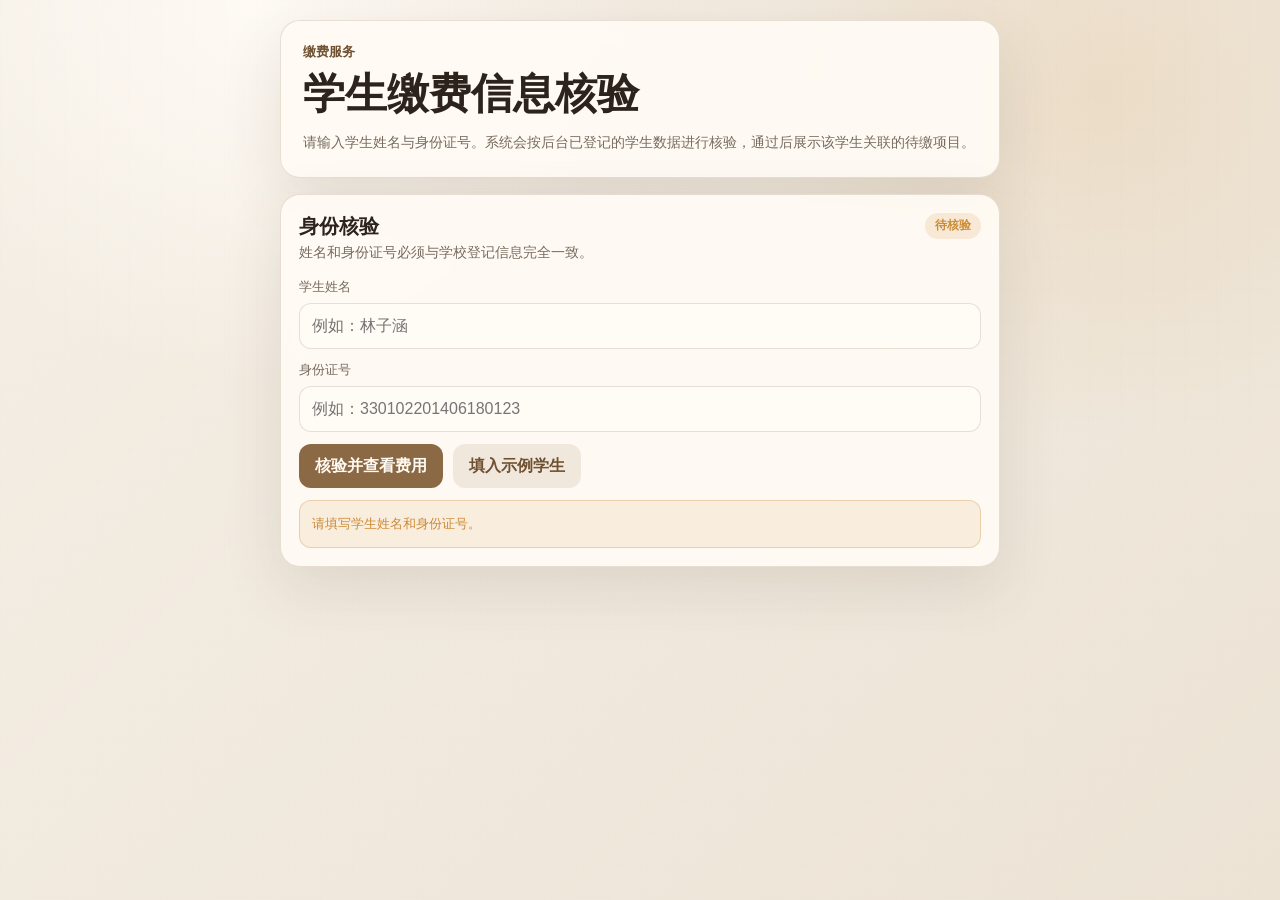
<file: index.html>
<!doctype html>
<html lang="zh-CN">
<head>
  <meta charset="utf-8">
  <meta name="viewport" content="width=device-width, initial-scale=1">
  <title>缴费页</title>
  <style>
    :root {
      --bg: #f5efe6;
      --bg-soft: #ece3d5;
      --ink: #2c241c;
      --muted: #776b5e;
      --line: rgba(124, 98, 67, 0.18);
      --panel: rgba(255, 251, 245, 0.92);
      --accent: #8b6944;
      --accent-dark: #6f5030;
      --good: #4c7b62;
      --warn: #cc8b35;
      --bad: #b85143;
      --shadow: 0 20px 60px rgba(83, 66, 46, 0.12);
      font-family: "Microsoft YaHei", "PingFang SC", "Noto Sans CJK SC", sans-serif;
    }
    * { box-sizing: border-box; }
    body {
      margin: 0;
      min-height: 100vh;
      color: var(--ink);
      background:
        radial-gradient(circle at 20% 0%, rgba(255, 251, 245, 0.95), transparent 24rem),
        radial-gradient(circle at 86% 10%, rgba(204, 139, 53, 0.13), transparent 22rem),
        linear-gradient(135deg, var(--bg), var(--bg-soft));
    }
    body::before {
      content: "";
      position: fixed;
      inset: 0;
      pointer-events: none;
      opacity: 0.28;
      background-image:
        linear-gradient(rgba(44, 36, 28, 0.025) 1px, transparent 1px),
        linear-gradient(90deg, rgba(44, 36, 28, 0.025) 1px, transparent 1px);
      background-size: 32px 32px;
    }
    button, input { font: inherit; }
    button { border: 0; cursor: pointer; }
    .app {
      width: min(720px, calc(100% - 24px));
      margin: 0 auto;
      padding: 20px 0 32px;
      position: relative;
    }
    .hero, .panel {
      background: var(--panel);
      border: 1px solid var(--line);
      border-radius: 20px;
      box-shadow: var(--shadow);
      backdrop-filter: blur(12px);
    }
    .hero {
      padding: 22px;
      margin-bottom: 16px;
    }
    .eyebrow {
      color: var(--accent-dark);
      font-size: 13px;
      font-weight: 800;
      margin-bottom: 10px;
    }
    h1, h2, h3, p { margin: 0; }
    h1 {
      font-size: clamp(28px, 8vw, 42px);
      line-height: 1.08;
    }
    .hero p, .hint {
      color: var(--muted);
      line-height: 1.75;
      font-size: 14px;
    }
    .hero p { margin-top: 14px; }
    .panel { padding: 18px; }
    .section-head {
      display: flex;
      justify-content: space-between;
      gap: 12px;
      align-items: flex-start;
      margin-bottom: 14px;
    }
    h2 { font-size: 20px; }
    h3 { font-size: 17px; }
    .badge {
      display: inline-flex;
      align-items: center;
      min-height: 26px;
      border-radius: 999px;
      padding: 0 10px;
      font-size: 12px;
      font-weight: 800;
      white-space: nowrap;
      background: rgba(119, 107, 94, 0.12);
      color: var(--muted);
    }
    .badge.good { background: rgba(76, 123, 98, 0.14); color: var(--good); }
    .badge.warn { background: rgba(204, 139, 53, 0.15); color: var(--warn); }
    .badge.bad { background: rgba(184, 81, 67, 0.13); color: var(--bad); }
    .form-grid { display: grid; gap: 12px; }
    .field label {
      display: block;
      color: var(--muted);
      font-size: 13px;
      margin-bottom: 7px;
    }
    input {
      width: 100%;
      min-height: 46px;
      border-radius: 12px;
      border: 1px solid var(--line);
      color: var(--ink);
      background: rgba(255, 251, 245, 0.78);
      padding: 0 12px;
      outline: none;
    }
    input:focus {
      border-color: rgba(139, 105, 68, 0.62);
      box-shadow: 0 0 0 4px rgba(139, 105, 68, 0.12);
    }
    .actions {
      display: flex;
      gap: 10px;
      flex-wrap: wrap;
      align-items: center;
    }
    .btn {
      min-height: 44px;
      border-radius: 12px;
      padding: 0 16px;
      color: #fffaf2;
      background: var(--accent);
      font-weight: 800;
      transition: transform 0.18s ease, box-shadow 0.18s ease, background 0.18s ease;
    }
    .btn:hover {
      transform: translateY(-1px);
      background: var(--accent-dark);
      box-shadow: 0 12px 28px rgba(111, 80, 48, 0.18);
    }
    .btn.secondary {
      color: var(--accent-dark);
      background: rgba(139, 105, 68, 0.12);
    }
    .btn.good { background: var(--good); }
    .message {
      margin-top: 12px;
      padding: 12px;
      border-radius: 12px;
      border: 1px solid var(--line);
      background: rgba(255, 251, 245, 0.72);
      color: var(--muted);
      font-size: 13px;
      line-height: 1.65;
    }
    .message.good { color: var(--good); border-color: rgba(76, 123, 98, 0.28); background: rgba(76, 123, 98, 0.09); }
    .message.bad { color: var(--bad); border-color: rgba(184, 81, 67, 0.28); background: rgba(184, 81, 67, 0.09); }
    .message.warn { color: var(--warn); border-color: rgba(204, 139, 53, 0.3); background: rgba(204, 139, 53, 0.11); }
    .pay-card {
      margin-top: 16px;
      border-radius: 18px;
      border: 1px solid var(--line);
      background: rgba(255, 251, 245, 0.72);
      overflow: hidden;
    }
    .pay-title, .fee-row, .total-line {
      display: grid;
      grid-template-columns: 1fr auto;
      gap: 12px;
      align-items: center;
    }
    .pay-title {
      padding: 16px;
      border-bottom: 1px solid var(--line);
    }
    .fee-row {
      padding: 13px 16px;
      border-bottom: 1px solid rgba(124, 98, 67, 0.12);
    }
    .fee-row small, .pay-title small {
      color: var(--muted);
      display: block;
      margin-top: 4px;
    }
    .total-line {
      padding: 16px;
      background: rgba(139, 105, 68, 0.08);
      font-size: 18px;
      font-weight: 800;
    }
    .modal {
      position: fixed;
      inset: 0;
      display: none;
      place-items: center;
      padding: 18px;
      background: rgba(44, 36, 28, 0.38);
      z-index: 20;
    }
    .modal.show { display: grid; }
    .modal-card {
      width: min(440px, 100%);
      border-radius: 22px;
      border: 1px solid var(--line);
      background: var(--panel-strong);
      box-shadow: 0 28px 90px rgba(44, 36, 28, 0.24);
      padding: 22px;
    }
    .pay-options {
      display: grid;
      gap: 10px;
      margin: 16px 0;
    }
    .pay-option {
      display: flex;
      justify-content: space-between;
      align-items: center;
      min-height: 44px;
      padding: 0 12px;
      border-radius: 12px;
      border: 1px solid var(--line);
      background: rgba(255, 251, 245, 0.72);
    }
    @media (max-width: 560px) {
      .app { width: min(100% - 16px, 720px); padding-top: 12px; }
      .hero, .panel { padding: 16px; border-radius: 18px; }
      .section-head { display: block; }
      .actions .btn { width: 100%; }
    }
  </style>
</head>
<body>
  <main class="app">
    <section class="hero">
      <div class="eyebrow">缴费服务</div>
      <h1>学生缴费信息核验</h1>
      <p>请输入学生姓名与身份证号。系统会按后台已登记的学生数据进行核验，通过后展示该学生关联的待缴项目。</p>
    </section>

    <section class="panel">
      <div class="section-head">
        <div>
          <h2>身份核验</h2>
          <p class="hint">姓名和身份证号必须与学校登记信息完全一致。</p>
        </div>
        <span class="badge warn" id="parentStateBadge">待核验</span>
      </div>
      <div class="form-grid">
        <div class="field">
          <label for="studentNameInput">学生姓名</label>
          <input id="studentNameInput" autocomplete="off" placeholder="例如：林子涵">
        </div>
        <div class="field">
          <label for="studentIdInput">身份证号</label>
          <input id="studentIdInput" autocomplete="off" placeholder="例如：330102201406180123">
        </div>
        <div class="actions">
          <button class="btn" id="verifyBtn">核验并查看费用</button>
          <button class="btn secondary" id="fillDemoBtn">填入示例学生</button>
        </div>
      </div>
      <div id="verifyMessage" class="message warn">请填写学生姓名和身份证号。</div>
      <div id="paymentDetail"></div>
    </section>
  </main>

  <div class="modal" id="payModal" role="dialog" aria-modal="true" aria-label="聚合支付演示">
    <div class="modal-card">
      <h3>聚合支付演示</h3>
      <p class="hint">此处模拟客户指定聚合支付通道，不发起真实扣款。</p>
      <div class="pay-options">
        <div class="pay-option"><strong>微信支付</strong><span class="badge">可选</span></div>
        <div class="pay-option"><strong>支付宝</strong><span class="badge">可选</span></div>
        <div class="pay-option"><strong>银联云闪付</strong><span class="badge">可选</span></div>
      </div>
      <div class="actions">
        <button class="btn good" id="confirmPayBtn">模拟支付成功</button>
        <button class="btn secondary" id="closePayBtn">取消</button>
      </div>
    </div>
  </div>

  <script>
    const STORAGE_KEY = "eduFeeDemoState";
    const analyticsConfig = { productionDomain: "", websiteId: "", scriptUrl: "" };
    const initialState = {
      students: [
        { id: "stu-001", name: "林子涵", idNo: "330102201406180123", className: "专升本考前班", guardianPhone: "13800001234", importedAt: "2026-06-24 09:30", feeIds: ["fee-001", "fee-002"] },
        { id: "stu-002", name: "周雨桐", idNo: "330102201309220456", className: "成人高考高起专班", guardianPhone: "13900005678", importedAt: "2026-06-24 09:30", feeIds: ["fee-001", "fee-003"] }
      ],
      feeItems: [
        { id: "fee-001", name: "代管费", cycle: "2026 春季", amount: 1680, enabled: true },
        { id: "fee-002", name: "住宿费", cycle: "2026 春季", amount: 2400, enabled: true },
        { id: "fee-003", name: "教材资料费", cycle: "2026 春季", amount: 520, enabled: true }
      ],
      payments: {
        "stu-002": {
          status: "paid",
          paidAt: "2026-06-24 10:18",
          channel: "聚合支付演示通道",
          paidSnapshot: [
            { id: "fee-001", name: "代管费", cycle: "2026 春季", amount: 1680 },
            { id: "fee-003", name: "教材资料费", cycle: "2026 春季", amount: 520 }
          ]
        }
      },
      selectedStudentId: null
    };

    let state = loadState();
    const money = new Intl.NumberFormat("zh-CN", { style: "currency", currency: "CNY", maximumFractionDigits: 0 });
    const dom = {
      studentNameInput: document.getElementById("studentNameInput"),
      studentIdInput: document.getElementById("studentIdInput"),
      verifyBtn: document.getElementById("verifyBtn"),
      fillDemoBtn: document.getElementById("fillDemoBtn"),
      verifyMessage: document.getElementById("verifyMessage"),
      parentStateBadge: document.getElementById("parentStateBadge"),
      paymentDetail: document.getElementById("paymentDetail"),
      payModal: document.getElementById("payModal"),
      confirmPayBtn: document.getElementById("confirmPayBtn"),
      closePayBtn: document.getElementById("closePayBtn")
    };

    function enableAnalytics() {
      const host = window.location.hostname;
      const isLocal = ["localhost", "127.0.0.1", ""].includes(host);
      if (isLocal || !analyticsConfig.productionDomain || !analyticsConfig.websiteId || !analyticsConfig.scriptUrl) return;
      if (host !== analyticsConfig.productionDomain) return;
      const script = document.createElement("script");
      script.defer = true;
      script.src = analyticsConfig.scriptUrl;
      script.dataset.websiteId = analyticsConfig.websiteId;
      document.head.appendChild(script);
    }

    function clone(value) { return JSON.parse(JSON.stringify(value)); }
    function normalizeState(nextState) {
      const classMap = {
        "初一 1 班": "开放教育本科班",
        "初一 2 班": "专升本考前班",
        "初一 3 班": "职业资格提升班",
        "初二 1 班": "成人高考高起专班"
      };
      nextState.students = (nextState.students || []).map((student) => ({
        ...student,
        className: classMap[student.className] || student.className || "继续教育综合班"
      }));
      nextState.payments = nextState.payments || {};
      nextState.students.forEach((student) => {
        const payment = nextState.payments[student.id];
        if (!payment || payment.status !== "paid") return;
        if (!Array.isArray(payment.paidSnapshot) || !payment.paidSnapshot.length) {
          const snapshotIds = Array.isArray(payment.paidFeeIds) && payment.paidFeeIds.length ? payment.paidFeeIds : Array.isArray(student.feeIds) ? student.feeIds : [];
          payment.paidSnapshot = snapshotIds.map((id) => {
            const fee = (nextState.feeItems || []).find((item) => item.id === id);
            return fee ? { id: fee.id, name: fee.name, cycle: fee.cycle, amount: fee.amount } : null;
          }).filter(Boolean);
        }
        const lockedIds = payment.paidSnapshot.map((item) => item.id);
        student.feeIds = Array.from(new Set([...(Array.isArray(student.feeIds) ? student.feeIds : []), ...lockedIds]));
      });
      return nextState;
    }
    function loadState() {
      try {
        const saved = localStorage.getItem(STORAGE_KEY);
        return normalizeState(saved ? JSON.parse(saved) : clone(initialState));
      } catch {
        return normalizeState(clone(initialState));
      }
    }
    function saveState() {
      const saved = loadState();
      localStorage.setItem(STORAGE_KEY, JSON.stringify({ ...saved, ...state, selectedStudentId: state.selectedStudentId }));
    }
    function activeFees() { return state.feeItems.filter((item) => item.enabled); }
    function feeById(id) { return state.feeItems.find((item) => item.id === id); }
    function paymentFor(studentId) { return state.payments[studentId] || { status: "pending", paidAt: "", channel: "" }; }
    function paidSnapshots(studentId) {
      const payment = paymentFor(studentId);
      return Array.isArray(payment.paidSnapshot) ? payment.paidSnapshot : [];
    }
    function currentFeeIds(student) {
      return Array.isArray(student.feeIds) ? student.feeIds : activeFees().map((item) => item.id);
    }
    function paidFeeIds(studentId) {
      return paidSnapshots(studentId).map((item) => item.id);
    }
    function paidFeeItems(student) {
      return paidSnapshots(student.id);
    }
    function pendingFeeItems(student) {
      const paidIds = new Set(paidFeeIds(student.id));
      return currentFeeIds(student).filter((id) => !paidIds.has(id)).map((id) => feeById(id)).filter(Boolean).filter((item) => item.enabled);
    }
    function studentFees(student) {
      return [...paidFeeItems(student), ...pendingFeeItems(student)];
    }
    function totalDue(student) {
      return pendingFeeItems(student).reduce((sum, item) => sum + item.amount, 0);
    }
    function billingStatus(student) {
      const payment = paymentFor(student.id);
      const paidIds = paidFeeIds(student.id);
      if (!payment.status || payment.status === "pending" || !paidIds.length) return "unpaid";
      return pendingFeeItems(student).length ? "partial" : "paid";
    }
    function maskIdNo(idNo) { return idNo.length <= 6 ? idNo : `${idNo.slice(0, 4)}**********${idNo.slice(-4)}`; }
    function nowText() {
      const now = new Date();
      const pad = (value) => String(value).padStart(2, "0");
      return `${now.getFullYear()}-${pad(now.getMonth() + 1)}-${pad(now.getDate())} ${pad(now.getHours())}:${pad(now.getMinutes())}`;
    }
    function setMessage(element, type, text) {
      element.className = `message ${type || ""}`.trim();
      element.textContent = text;
    }

    function verifyStudent() {
      const name = dom.studentNameInput.value.trim();
      const idNo = dom.studentIdInput.value.trim();
      state = loadState();
      if (!name || !idNo) {
        state.selectedStudentId = null;
        renderParentDetail();
        setMessage(dom.verifyMessage, "warn", "请填写学生姓名和身份证号。");
        return;
      }
      const sameName = state.students.find((student) => student.name === name);
      if (!sameName) {
        state.selectedStudentId = null;
        renderParentDetail();
        setMessage(dom.verifyMessage, "bad", "未找到该学生缴费信息，请确认学校已登记该学生。");
        return;
      }
      if (sameName.idNo !== idNo) {
        state.selectedStudentId = null;
        renderParentDetail();
        setMessage(dom.verifyMessage, "bad", "身份信息不匹配：学生姓名存在，但身份证号与学校登记信息不一致。");
        return;
      }
      state.selectedStudentId = sameName.id;
      saveState();
      setMessage(dom.verifyMessage, "good", `核验通过：已关联 ${sameName.className} ${sameName.name} 的缴费信息。`);
      renderParentDetail();
    }

    function renderParentDetail() {
      const student = state.students.find((item) => item.id === state.selectedStudentId);
      if (!student) {
        dom.parentStateBadge.className = "badge warn";
        dom.parentStateBadge.textContent = "待核验";
        dom.paymentDetail.innerHTML = "";
        return;
      }
      const payment = paymentFor(student.id);
      const status = billingStatus(student);
      const paidItems = paidFeeItems(student);
      const pendingItems = pendingFeeItems(student);
      dom.parentStateBadge.className = status === "paid" ? "badge good" : "badge warn";
      dom.parentStateBadge.textContent = status === "paid" ? "已支付" : status === "partial" ? "待补缴" : "待支付";
      const paidRows = paidItems.map((item) => `
        <div class="fee-row">
          <div><strong>${item.name}</strong><small>${item.cycle}</small></div>
          <strong>${money.format(item.amount)}</strong>
        </div>
      `).join("");
      const pendingRows = pendingItems.map((item) => `
        <div class="fee-row">
          <div><strong>${item.name}</strong><small>${item.cycle}</small></div>
          <strong>${money.format(item.amount)}</strong>
        </div>
      `).join("");
      const feeRows = `
        ${paidRows ? `<div style="padding:16px 16px 0;"><strong>已支付项目</strong></div>${paidRows}` : ""}
        ${pendingRows ? `<div style="padding:16px 16px 0;"><strong>${status === "partial" ? "新增待补缴项目" : "待缴项目"}</strong></div>${pendingRows}` : ""}
        ${!paidRows && !pendingRows ? `<div class="fee-row"><div><strong>暂无启用收费项目</strong><small>请先在后台配置并关联项目。</small></div><strong>¥0</strong></div>` : ""}
      `;
      dom.paymentDetail.innerHTML = `
        <div class="pay-card">
          <div class="pay-title">
            <div><strong>${student.name}</strong><small>${student.className} · ${maskIdNo(student.idNo)}</small></div>
            <span class="${status === "paid" ? "badge good" : "badge warn"}">${status === "paid" ? "已完成缴费" : status === "partial" ? "已支付后新增待补缴" : "待完成缴费"}</span>
          </div>
          <div>${feeRows}</div>
          <div class="total-line"><span>${status === "partial" ? "待补缴合计" : "合计应缴"}</span><span>${money.format(totalDue(student))}</span></div>
          <div style="padding:16px;">
            ${status === "paid" ? `<div class="message good" style="margin:0;">缴费已完成。支付时间：${payment.paidAt}，支付通道：${payment.channel}。</div>` : `<button class="btn good" id="openPayBtn" style="width:100%;">${status === "partial" ? "确认并支付待补缴项目" : "确认并进入聚合支付"}</button>`}
          </div>
        </div>
      `;
      const openPayBtn = document.getElementById("openPayBtn");
      if (openPayBtn) openPayBtn.addEventListener("click", () => dom.payModal.classList.add("show"));
    }

    function payCurrentStudent() {
      const student = state.students.find((item) => item.id === state.selectedStudentId);
      if (!student) {
        dom.payModal.classList.remove("show");
        return;
      }
      const existingPaid = paidSnapshots(student.id);
      const pendingItems = pendingFeeItems(student);
      const nextSnapshot = [...existingPaid];
      const knownIds = new Set(existingPaid.map((item) => item.id));
      pendingItems.forEach((item) => {
        if (!knownIds.has(item.id)) {
          nextSnapshot.push({ id: item.id, name: item.name, cycle: item.cycle, amount: item.amount });
          knownIds.add(item.id);
        }
      });
      state.payments[student.id] = { status: "paid", paidAt: nowText(), channel: "聚合支付演示通道", paidSnapshot: nextSnapshot };
      saveState();
      dom.payModal.classList.remove("show");
      setMessage(dom.verifyMessage, "good", `${student.name} 已完成模拟支付，缴费状态已按支付快照更新。`);
      renderParentDetail();
    }

    dom.verifyBtn.addEventListener("click", verifyStudent);
    dom.fillDemoBtn.addEventListener("click", () => {
      state = loadState();
      const student = state.students[0];
      dom.studentNameInput.value = student.name;
      dom.studentIdInput.value = student.idNo;
      verifyStudent();
    });
    dom.confirmPayBtn.addEventListener("click", payCurrentStudent);
    dom.closePayBtn.addEventListener("click", () => dom.payModal.classList.remove("show"));
    dom.payModal.addEventListener("click", (event) => {
      if (event.target === dom.payModal) dom.payModal.classList.remove("show");
    });
    window.addEventListener("storage", () => {
      state = loadState();
      renderParentDetail();
    });

    enableAnalytics();
    renderParentDetail();
  </script>
</body>
</html>
</file>
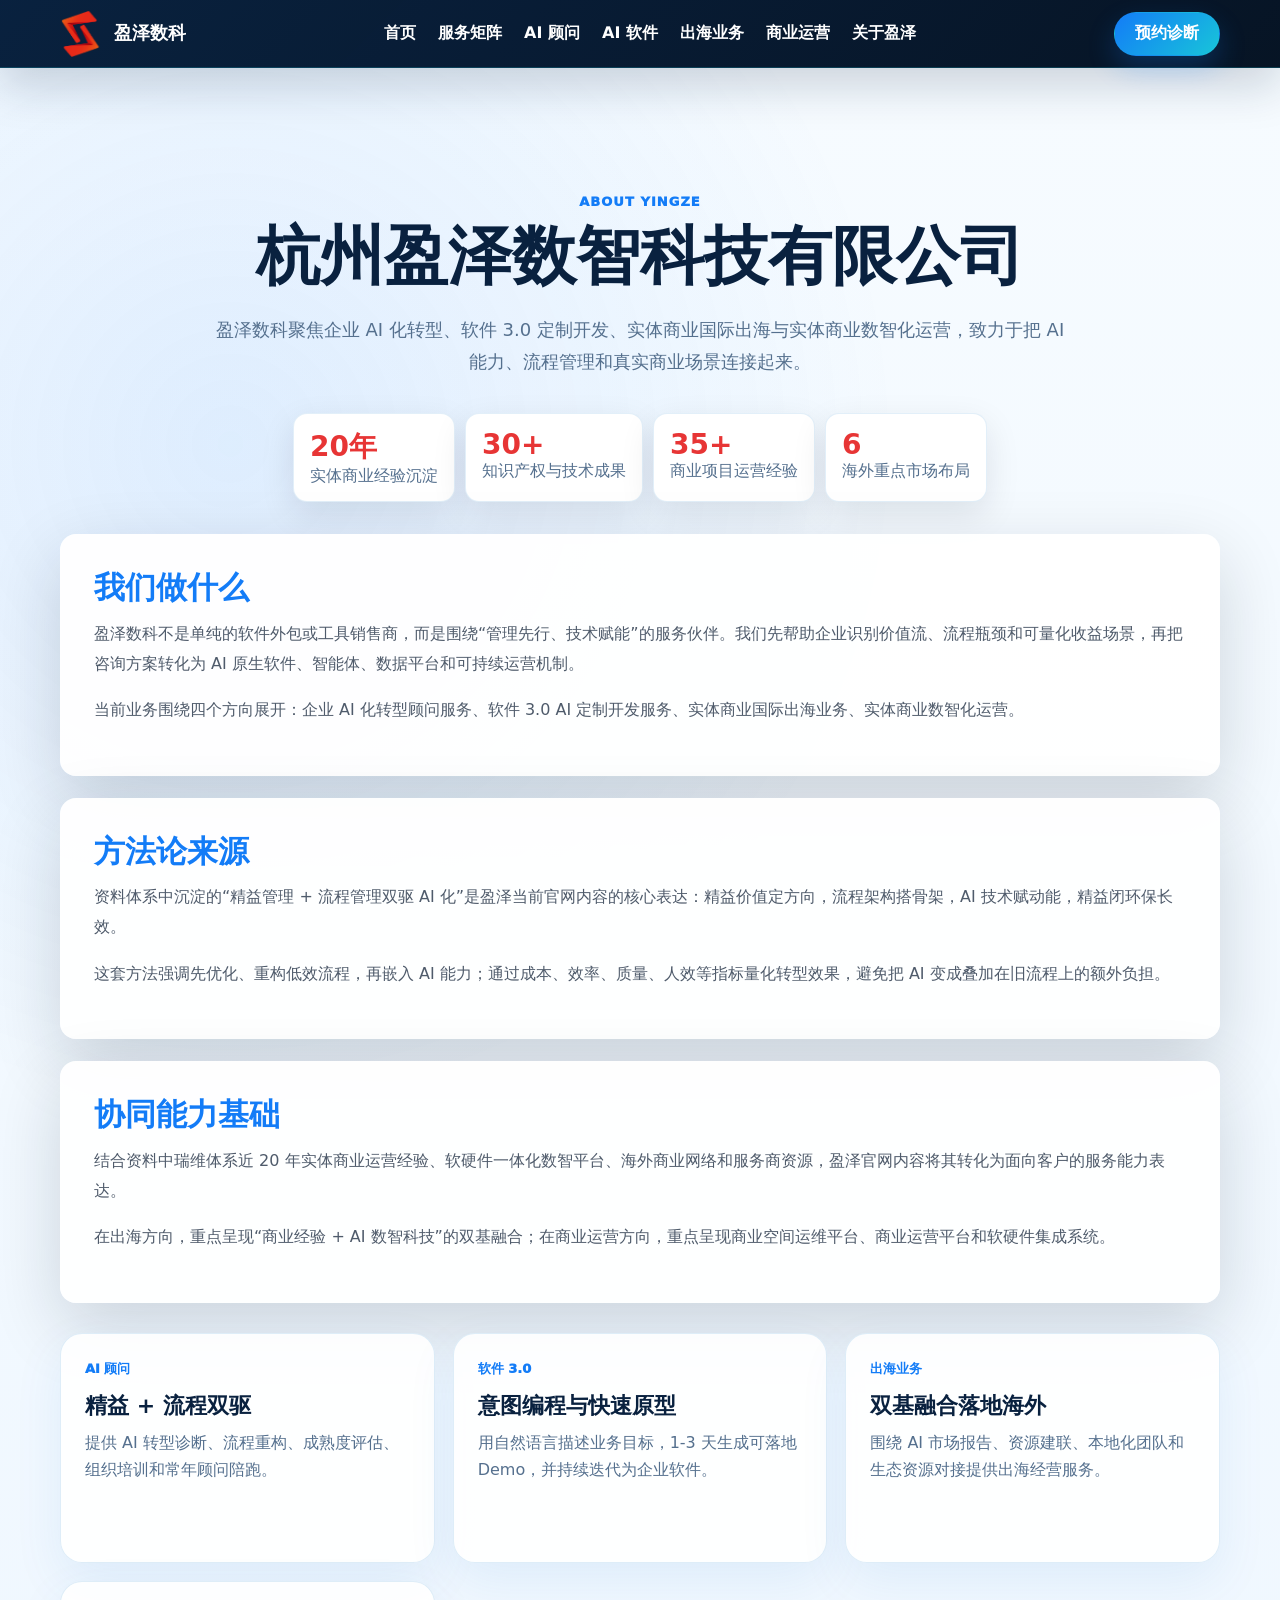
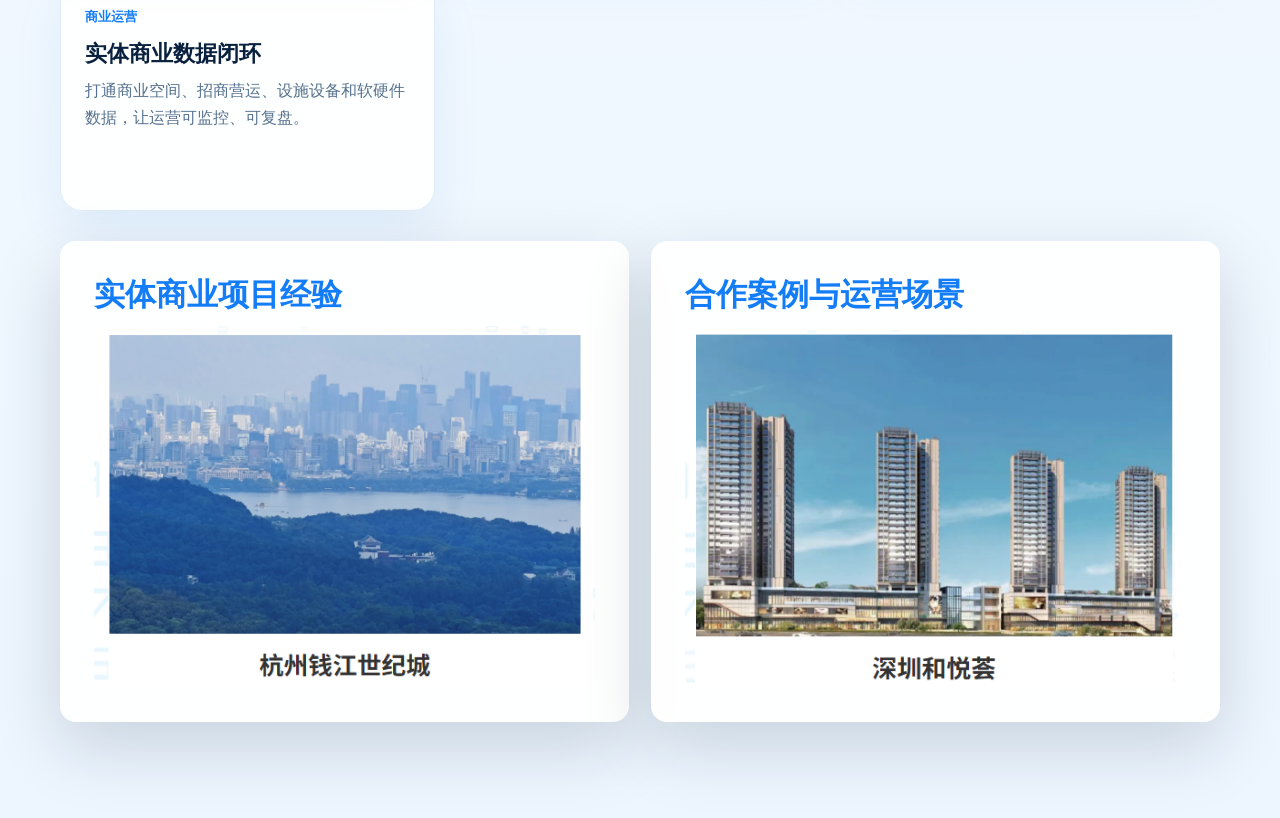
<file: about.html>
<!doctype html>
<html lang="zh-CN">
  <head>
    <meta charset="utf-8" />
    <meta name="viewport" content="width=device-width, initial-scale=1" />
    <title>关于盈泽 | 盈泽数科</title>
    <meta name="description" content="杭州盈泽数智科技有限公司，聚焦AI化转型顾问、软件3.0、国际出海与实体商业数智运营服务。" />
    <link rel="icon" type="image/png" href="./favicon.png" />
    <link rel="shortcut icon" type="image/png" href="./favicon.png" />
    <link rel="apple-touch-icon" href="./favicon.png" />
    <link rel="stylesheet" href="./styles.css" />
  </head>
  <body>
    <header class="site-header">
      <a class="brand" href="./index.html#home" aria-label="盈泽数科首页"><span class="brand-bounce"><span class="brand-mark"></span><span>盈泽数科</span></span></a>
      <button class="nav-toggle" type="button" aria-label="打开导航" aria-expanded="false" data-nav-toggle>
        <span class="nav-toggle-icon">
          <span></span>
          <span></span>
        </span>
        导航
      </button>
      <nav class="site-nav" data-nav>
        <a href="./index.html#home">首页</a>
        <a href="./index.html#services">服务矩阵</a><a href="./advisory.html">AI 顾问</a><a href="./software.html">AI 软件</a><a href="./global.html">出海业务</a><a href="./commerce.html">商业运营</a><a href="./about.html">关于盈泽</a>
      </nav>
      <a class="header-action" href="./index.html#contact">预约诊断</a>
    </header>

    <main>
      <section class="section legacy-detail legacy-light legacy-about page-first-section">
        <div class="container">
          <div class="legacy-copy legacy-centered">
            <p class="eyebrow">ABOUT YINGZE</p>
            <h1>杭州盈泽数智科技有限公司</h1>
            <p>盈泽数科聚焦企业 AI 化转型、软件 3.0 定制开发、实体商业国际出海与实体商业数智化运营，致力于把 AI 能力、流程管理和真实商业场景连接起来。</p>
          </div>

          <div class="legacy-mini-stats stat-centered">
            <span><strong>20年</strong>实体商业经验沉淀</span>
            <span><strong>30+</strong>知识产权与技术成果</span>
            <span><strong>35+</strong>商业项目运营经验</span>
            <span><strong>6</strong>海外重点市场布局</span>
          </div>

          <div class="legacy-about-intro">
            <article>
              <h3>我们做什么</h3>
              <p>盈泽数科不是单纯的软件外包或工具销售商，而是围绕“管理先行、技术赋能”的服务伙伴。我们先帮助企业识别价值流、流程瓶颈和可量化收益场景，再把咨询方案转化为 AI 原生软件、智能体、数据平台和可持续运营机制。</p>
              <p>当前业务围绕四个方向展开：企业 AI 化转型顾问服务、软件 3.0 AI 定制开发服务、实体商业国际出海业务、实体商业数智化运营。</p>
            </article>
            <article>
              <h3>方法论来源</h3>
              <p>资料体系中沉淀的“精益管理 + 流程管理双驱 AI 化”是盈泽当前官网内容的核心表达：精益价值定方向，流程架构搭骨架，AI 技术赋动能，精益闭环保长效。</p>
              <p>这套方法强调先优化、重构低效流程，再嵌入 AI 能力；通过成本、效率、质量、人效等指标量化转型效果，避免把 AI 变成叠加在旧流程上的额外负担。</p>
            </article>
            <article>
              <h3>协同能力基础</h3>
              <p>结合资料中瑞维体系近 20 年实体商业运营经验、软硬件一体化数智平台、海外商业网络和服务商资源，盈泽官网内容将其转化为面向客户的服务能力表达。</p>
              <p>在出海方向，重点呈现“商业经验 + AI 数智科技”的双基融合；在商业运营方向，重点呈现商业空间运维平台、商业运营平台和软硬件集成系统。</p>
            </article>
          </div>

          <div class="advisory-grid about-capability-grid">
            <article><span>AI 顾问</span><h3>精益 + 流程双驱</h3><p>提供 AI 转型诊断、流程重构、成熟度评估、组织培训和常年顾问陪跑。</p></article>
            <article><span>软件 3.0</span><h3>意图编程与快速原型</h3><p>用自然语言描述业务目标，1-3 天生成可落地 Demo，并持续迭代为企业软件。</p></article>
            <article><span>出海业务</span><h3>双基融合落地海外</h3><p>围绕 AI 市场报告、资源建联、本地化团队和生态资源对接提供出海经营服务。</p></article>
            <article><span>商业运营</span><h3>实体商业数据闭环</h3><p>打通商业空间、招商营运、设施设备和软硬件数据，让运营可监控、可复盘。</p></article>
          </div>

          <div class="legacy-about-gallery">
            <article><h3>实体商业项目经验</h3><img src="./assets/legacy/我司项目4.png" alt="实体商业项目经验" /></article>
            <article><h3>合作案例与运营场景</h3><img src="./assets/legacy/合作案例1.png" alt="合作案例与运营场景" /></article>
          </div>
        </div>
      </section>
    </main>
    <script src="./script.js" defer></script>
  </body>
</html>
</file>
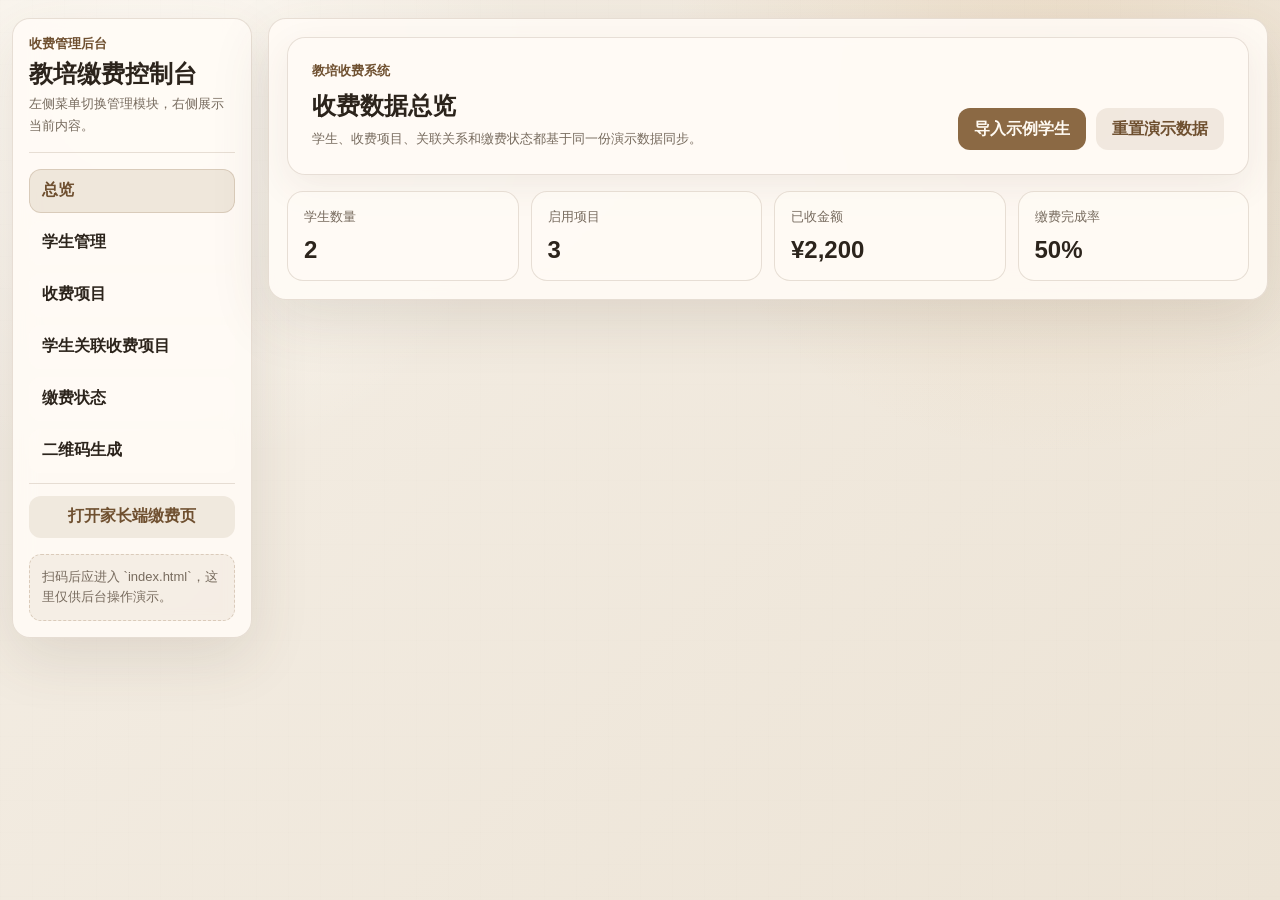
<file: admin.html>
<!doctype html>
<html lang="zh-CN">
<head>
  <meta charset="utf-8">
  <meta name="viewport" content="width=device-width, initial-scale=1">
  <title>收费管理后台</title>
  <style>
    :root {
      --bg: #f5efe6;
      --bg-soft: #ece3d5;
      --ink: #2c241c;
      --muted: #776b5e;
      --line: rgba(124, 98, 67, 0.18);
      --panel: rgba(255, 251, 245, 0.9);
      --accent: #8b6944;
      --accent-dark: #6f5030;
      --good: #4c7b62;
      --warn: #cc8b35;
      --bad: #b85143;
      --shadow: 0 20px 60px rgba(83, 66, 46, 0.12);
      font-family: "Microsoft YaHei", "PingFang SC", "Noto Sans CJK SC", sans-serif;
    }
    * { box-sizing: border-box; }
    body {
      margin: 0;
      min-height: 100vh;
      color: var(--ink);
      background:
        radial-gradient(circle at 12% 10%, rgba(255, 251, 245, 0.9), transparent 24rem),
        radial-gradient(circle at 82% 8%, rgba(204, 139, 53, 0.12), transparent 24rem),
        linear-gradient(135deg, var(--bg), var(--bg-soft));
    }
    body::before {
      content: "";
      position: fixed;
      inset: 0;
      pointer-events: none;
      opacity: 0.28;
      background-image:
        linear-gradient(rgba(44, 36, 28, 0.025) 1px, transparent 1px),
        linear-gradient(90deg, rgba(44, 36, 28, 0.025) 1px, transparent 1px);
      background-size: 32px 32px;
    }
    button, input { font: inherit; }
    button { border: 0; cursor: pointer; }
    a { color: inherit; text-decoration: none; }
    .app {
      width: min(1440px, calc(100% - 24px));
      margin: 0 auto;
      padding: 18px 0 28px;
      position: relative;
    }
    .shell {
      display: grid;
      grid-template-columns: 240px minmax(0, 1fr);
      gap: 16px;
      align-items: start;
    }
    .sidebar, .content, .card, .subcard {
      background: var(--panel);
      border: 1px solid var(--line);
      border-radius: 18px;
      box-shadow: var(--shadow);
      backdrop-filter: blur(12px);
    }
    .sidebar {
      position: sticky;
      top: 16px;
      padding: 16px;
    }
    .brand {
      margin-bottom: 16px;
      padding-bottom: 14px;
      border-bottom: 1px solid var(--line);
    }
    .brand .eyebrow {
      color: var(--accent-dark);
      font-size: 13px;
      font-weight: 800;
      margin-bottom: 8px;
    }
    .brand h1 { margin: 0; font-size: 24px; line-height: 1.1; }
    .menu { display: grid; gap: 8px; }
    .menu button {
      width: 100%;
      text-align: left;
      min-height: 44px;
      border-radius: 12px;
      padding: 0 12px;
      background: rgba(255, 251, 245, 0.68);
      color: var(--ink);
      border: 1px solid transparent;
      font-weight: 700;
      transition: background 0.18s ease, border-color 0.18s ease, transform 0.18s ease;
    }
    .menu button:hover { transform: translateX(1px); }
    .menu button.active {
      background: rgba(139, 105, 68, 0.14);
      border-color: rgba(139, 105, 68, 0.22);
      color: var(--accent-dark);
    }
    .sidebar-note {
      margin-top: 16px;
      padding: 12px;
      border-radius: 12px;
      background: rgba(139, 105, 68, 0.08);
      border: 1px dashed rgba(139, 105, 68, 0.26);
      color: var(--muted);
      font-size: 13px;
      line-height: 1.6;
    }
    .content {
      padding: 18px;
      min-width: 0;
    }
    .page { display: none; gap: 16px; }
    .page.active { display: grid; }
    .hero, .card, .subcard {
      background: rgba(255, 251, 245, 0.8);
      border: 1px solid var(--line);
      border-radius: 18px;
      box-shadow: 0 12px 36px rgba(83, 66, 46, 0.08);
    }
    .hero {
      padding: 24px;
      display: flex;
      justify-content: space-between;
      gap: 18px;
      align-items: flex-end;
    }
    .eyebrow {
      color: var(--accent-dark);
      font-size: 13px;
      font-weight: 800;
      margin-bottom: 10px;
    }
    h2, h3, p { margin: 0; }
    h2 { font-size: 24px; }
    h3 { font-size: 17px; }
    .hint {
      color: var(--muted);
      font-size: 13px;
      line-height: 1.7;
      margin-top: 6px;
    }
    .cards {
      display: grid;
      grid-template-columns: repeat(4, minmax(0, 1fr));
      gap: 12px;
    }
    .kpi {
      padding: 16px;
      border-radius: 16px;
      border: 1px solid var(--line);
      background: rgba(255, 251, 245, 0.7);
    }
    .kpi small { display: block; color: var(--muted); margin-bottom: 10px; }
    .kpi strong { font-size: 24px; }
    .grid-2 {
      display: grid;
      grid-template-columns: minmax(0, 1fr) minmax(0, 1.15fr);
      gap: 14px;
      align-items: start;
    }
    .subcard { padding: 16px; }
    .section-head {
      display: flex;
      justify-content: space-between;
      gap: 12px;
      align-items: flex-start;
      margin-bottom: 14px;
    }
    .actions { display: flex; gap: 10px; flex-wrap: wrap; align-items: center; }
    .btn {
      min-height: 42px;
      border-radius: 12px;
      padding: 0 16px;
      color: #fffaf2;
      background: var(--accent);
      font-weight: 800;
      transition: transform 0.18s ease, box-shadow 0.18s ease, background 0.18s ease;
    }
    .btn:hover {
      transform: translateY(-1px);
      background: var(--accent-dark);
      box-shadow: 0 12px 28px rgba(111, 80, 48, 0.18);
    }
    .btn.secondary { color: var(--accent-dark); background: rgba(139, 105, 68, 0.12); }
    .btn.good { background: var(--good); }
    .btn.bad { background: var(--bad); }
    .badge {
      display: inline-flex;
      align-items: center;
      min-height: 26px;
      border-radius: 999px;
      padding: 0 10px;
      font-size: 12px;
      font-weight: 800;
      white-space: nowrap;
      background: rgba(119, 107, 94, 0.12);
      color: var(--muted);
    }
    .badge.good { background: rgba(76, 123, 98, 0.14); color: var(--good); }
    .badge.warn { background: rgba(204, 139, 53, 0.15); color: var(--warn); }
    .badge.bad { background: rgba(184, 81, 67, 0.13); color: var(--bad); }
    .message {
      margin-top: 12px;
      padding: 12px;
      border-radius: 12px;
      border: 1px solid var(--line);
      background: rgba(255, 251, 245, 0.72);
      color: var(--muted);
      font-size: 13px;
      line-height: 1.65;
    }
    .message.good { color: var(--good); border-color: rgba(76, 123, 98, 0.28); background: rgba(76, 123, 98, 0.09); }
    .message.warn { color: var(--warn); border-color: rgba(204, 139, 53, 0.3); background: rgba(204, 139, 53, 0.11); }
    .message.bad { color: var(--bad); border-color: rgba(184, 81, 67, 0.28); background: rgba(184, 81, 67, 0.09); }
    .field label {
      display: block;
      color: var(--muted);
      font-size: 13px;
      margin-bottom: 7px;
    }
    input, select {
      width: 100%;
      min-height: 42px;
      border-radius: 12px;
      border: 1px solid var(--line);
      color: var(--ink);
      background: rgba(255, 251, 245, 0.78);
      padding: 0 12px;
      outline: none;
    }
    input:focus, select:focus { border-color: rgba(139, 105, 68, 0.62); box-shadow: 0 0 0 4px rgba(139, 105, 68, 0.12); }
    .table-wrap {
      width: 100%;
      overflow-x: auto;
      border: 1px solid var(--line);
      border-radius: 14px;
      background: rgba(255, 251, 245, 0.62);
    }
    table { width: 100%; min-width: 720px; border-collapse: collapse; }
    th, td {
      text-align: left;
      padding: 12px;
      border-bottom: 1px solid rgba(124, 98, 67, 0.12);
      font-size: 13px;
      white-space: nowrap;
    }
    th { color: var(--muted); background: rgba(139, 105, 68, 0.08); }
    tr:last-child td { border-bottom: 0; }
    .tag {
      display: inline-flex;
      align-items: center;
      min-height: 24px;
      padding: 0 8px;
      border-radius: 999px;
      font-size: 12px;
      font-weight: 800;
      background: rgba(119, 107, 94, 0.12);
      color: var(--muted);
    }
    .tag.good { background: rgba(76, 123, 98, 0.14); color: var(--good); }
    .tag.warn { background: rgba(204, 139, 53, 0.15); color: var(--warn); }
    .tag.bad { background: rgba(184, 81, 67, 0.13); color: var(--bad); }
    .currency { font-variant-numeric: tabular-nums; }
    .fee-row {
      display: grid;
      grid-template-columns: 1fr auto auto;
      gap: 12px;
      align-items: center;
      padding: 12px 0;
      border-bottom: 1px solid rgba(124, 98, 67, 0.12);
    }
    .fee-row:last-child { border-bottom: 0; }
    .fee-row small { color: var(--muted); display: block; margin-top: 4px; }
    .field-group {
      display: grid;
      grid-template-columns: repeat(2, minmax(0, 1fr));
      gap: 10px;
      margin-top: 12px;
    }
    .field-group .full { grid-column: 1 / -1; }
    .checklist { display: grid; gap: 8px; margin-top: 10px; }
    .check-item {
      display: flex;
      justify-content: space-between;
      gap: 12px;
      align-items: center;
      padding: 10px 12px;
      border-radius: 12px;
      border: 1px solid var(--line);
      background: rgba(255, 251, 245, 0.7);
    }
    .check-item.active { border-color: rgba(139, 105, 68, 0.28); background: rgba(139, 105, 68, 0.08); }
    .sidebar-spacer {
      margin-top: 10px;
      padding-top: 12px;
      border-top: 1px solid var(--line);
    }
    .empty {
      color: var(--muted);
      padding: 12px;
      border-radius: 12px;
      border: 1px dashed var(--line);
      background: rgba(255, 251, 245, 0.52);
      font-size: 13px;
      line-height: 1.7;
    }
    @media (max-width: 1080px) {
      .shell { grid-template-columns: 1fr; }
      .sidebar { position: static; }
      .cards, .grid-2 { grid-template-columns: 1fr 1fr; }
    }
    @media (max-width: 760px) {
      .content { padding: 14px; }
      .hero, .cards, .grid-2, .field-group { grid-template-columns: 1fr; display: grid; }
      .hero { padding: 16px; display: grid; }
      .cards { display: grid; grid-template-columns: 1fr 1fr; }
    }
    @media (max-width: 620px) {
      .app { width: min(100% - 16px, 1440px); }
      .cards { grid-template-columns: 1fr; }
      .actions .btn { width: 100%; }
      table { min-width: 640px; }
    }
  </style>
</head>
<body>
  <main class="app">
    <div class="shell">
      <aside class="sidebar">
        <div class="brand">
          <div class="eyebrow">收费管理后台</div>
          <h1>教培缴费控制台</h1>
          <p class="hint">左侧菜单切换管理模块，右侧展示当前内容。</p>
        </div>
        <nav class="menu" id="menu">
          <button class="active" data-page="dashboard">总览</button>
          <button data-page="students">学生管理</button>
          <button data-page="fees">收费项目</button>
          <button data-page="binds">学生关联收费项目</button>
          <button data-page="status">缴费状态</button>
          <button data-page="share">二维码生成</button>
        </nav>
        <div class="sidebar-spacer">
          <a class="btn secondary" href="./index.html" style="display:inline-flex;align-items:center;justify-content:center;width:100%;">打开家长端缴费页</a>
          <div class="sidebar-note">扫码后应进入 `index.html`，这里仅供后台操作演示。</div>
        </div>
      </aside>

      <section class="content">
        <section class="page active" data-page="dashboard">
          <div class="hero">
            <div>
              <div class="eyebrow">教培收费系统</div>
              <h2>收费数据总览</h2>
              <p class="hint">学生、收费项目、关联关系和缴费状态都基于同一份演示数据同步。</p>
            </div>
            <div class="actions">
              <button class="btn" id="importBtn">导入示例学生</button>
              <button class="btn secondary" id="resetBtn">重置演示数据</button>
            </div>
          </div>
          <div class="cards" id="kpiBoard"></div>
        </section>

        <section class="page" data-page="students">
          <div class="card" style="padding:18px;">
            <div class="section-head">
              <div>
                <h3>学生数据管理</h3>
                <p class="hint">导入或新增的学生会写入同源数据池，家长端只从这里核验。</p>
              </div>
            </div>
            <div class="actions" style="margin-bottom:12px;">
              <button class="btn" id="importBtn2">导入示例学生</button>
            </div>
            <div class="field-group">
              <div class="field"><label for="newName">学生姓名</label><input id="newName" placeholder="学生姓名"></div>
              <div class="field"><label for="newIdNo">身份证号</label><input id="newIdNo" placeholder="18 位身份证号"></div>
              <div class="field"><label for="newClass">班级</label><input id="newClass" placeholder="例如：专升本考前班"></div>
              <div class="field"><label for="newPhone">家长手机号</label><input id="newPhone" placeholder="例如：13800000000"></div>
              <div class="full actions"><button class="btn secondary" id="addStudentBtn">新增学生</button></div>
            </div>
            <div id="adminMessage" class="message">当前可用示例：林子涵 / 330102201406180123。</div>
            <div class="table-wrap" style="margin-top:14px;">
              <table>
                <thead>
                  <tr>
                    <th>学生</th>
                    <th>班级</th>
                    <th>身份证</th>
                    <th>家长手机号</th>
                    <th>已关联项目</th>
                    <th>操作</th>
                  </tr>
                </thead>
                <tbody id="studentRows"></tbody>
              </table>
            </div>
          </div>
        </section>

        <section class="page" data-page="fees">
          <div class="card" style="padding:18px;">
            <div class="section-head">
              <div>
                <h3>收费项目配置</h3>
                <p class="hint">启用的收费项目才会参与学生关联与家长端待缴明细计算。</p>
              </div>
            </div>
            <div class="subcard" style="margin-bottom:14px;">
              <h3>新增收费项目</h3>
              <div class="field-group" style="margin-top:12px;">
                <div class="field"><label for="newFeeName">项目名称</label><input id="newFeeName" placeholder="例如：职业技能培训费"></div>
                <div class="field"><label for="newFeeCycle">适用周期</label><input id="newFeeCycle" placeholder="例如：2026 春季"></div>
                <div class="field"><label for="newFeeAmount">金额</label><input id="newFeeAmount" type="number" min="0" placeholder="例如：1280"></div>
                <div class="full actions"><button class="btn" id="addFeeBtn">新增收费项目</button></div>
              </div>
              <div id="feeMessage" class="message">新增或调整收费项目后，会实时同步到学生关联和缴费状态。</div>
            </div>
            <div id="feeConfig"></div>
          </div>
        </section>

        <section class="page" data-page="binds">
          <div class="card" style="padding:18px;">
            <div class="section-head">
              <div>
                <h3>学生关联收费项目</h3>
                <p class="hint">先批量选择学生，再给这些学生关联一项或多项收费项目。关联后的项目金额会同步到家长端与统计中。</p>
              </div>
            </div>
            <div class="grid-2">
              <div class="subcard">
                <h3>批量选择学生</h3>
                <p class="hint">可先按班级筛选，再勾选多个学生批量处理。</p>
                <div class="field" style="margin-top:12px;">
                  <label for="classFilterSelect">按班级筛选</label>
                  <select id="classFilterSelect">
                    <option value="">全部班级</option>
                  </select>
                </div>
                <div class="checklist" id="studentPickList"></div>
                <div class="actions" style="margin-top:12px;">
                  <button class="btn secondary" id="selectAllBtn">全选当前班级</button>
                  <button class="btn secondary" id="clearSelectBtn">清空选择</button>
                </div>
              </div>
              <div class="subcard">
                <h3>关联收费项目</h3>
                <p class="hint">只允许选择启用状态的收费项目。</p>
                <div class="actions" style="margin-top:10px;">
                  <button class="btn secondary" id="appendModeBtn">追加关联</button>
                  <button class="btn secondary" id="replaceModeBtn">覆盖关联</button>
                </div>
                <div class="checklist" id="feePickList"></div>
                <div class="actions" style="margin-top:12px;">
                  <button class="btn" id="bindBtn">批量关联项目</button>
                </div>
                <div class="actions" style="margin-top:10px;padding-top:12px;border-top:1px solid var(--line);">
                  <button class="btn secondary" id="removeSelectedFeesBtn">移除勾选项目</button>
                  <button class="btn bad" id="clearAllBindingsBtn">清空所选学生全部项目</button>
                </div>
                <div id="bindMessage" class="message">请选择学生和收费项目后执行关联。</div>
              </div>
            </div>
          </div>
        </section>

        <section class="page" data-page="status">
          <div class="card" style="padding:18px;">
            <div class="section-head">
              <div>
                <h3>缴费状态监控</h3>
                <p class="hint">支付成功后，这里的状态会同步刷新。</p>
              </div>
            </div>
            <div class="table-wrap">
              <table>
                <thead>
                  <tr>
                    <th>学生</th>
                    <th>班级</th>
                    <th>身份证</th>
                    <th>应缴金额</th>
                    <th>已关联项目</th>
                    <th>状态</th>
                    <th>支付时间</th>
                  </tr>
                </thead>
                <tbody id="statusRows"></tbody>
              </table>
            </div>
          </div>
        </section>

        <section class="page" data-page="share">
          <div class="card" style="padding:18px;">
            <div class="section-head">
              <div>
            <h3>二维码生成</h3>
            <p class="hint">部署后可直接在本地生成家长端二维码，不依赖网络，不需要编译。</p>
          </div>
              <div class="actions" style="margin-top:12px;">
                <button class="btn" id="generateQrBtn">生成二维码</button>
                <button class="btn secondary" id="copyUrlBtn">复制家长端 URL</button>
              </div>
            </div>
            <div class="field" style="margin-top:12px;">
              <label for="deployUrl">家长端 URL</label>
              <input id="deployUrl" placeholder="请输入需要生成二维码的家长端 URL">
            </div>
            <div id="qrHolder" style="margin-top:14px;display:grid;place-items:center;min-height:220px;border:1px dashed var(--line);border-radius:14px;background:rgba(255,251,245,0.62);"></div>
            <div class="message">扫码后只会打开家长端页面 <code>index.html</code>，不会展示当前后台。</div>
          </div>
        </section>
      </section>
    </div>
  </main>

  <script src="./vendor/qrcode.js"></script>

  <script>
    const STORAGE_KEY = "eduFeeDemoState";
    const analyticsConfig = { productionDomain: "", websiteId: "", scriptUrl: "" };
    const initialState = {
      students: [
        { id: "stu-001", name: "林子涵", idNo: "330102201406180123", className: "专升本考前班", guardianPhone: "13800001234", importedAt: "2026-06-24 09:30", feeIds: ["fee-001", "fee-002"] },
        { id: "stu-002", name: "周雨桐", idNo: "330102201309220456", className: "成人高考高起专班", guardianPhone: "13900005678", importedAt: "2026-06-24 09:30", feeIds: ["fee-001", "fee-003"] }
      ],
      feeItems: [
        { id: "fee-001", name: "代管费", cycle: "2026 春季", amount: 1680, enabled: true },
        { id: "fee-002", name: "住宿费", cycle: "2026 春季", amount: 2400, enabled: true },
        { id: "fee-003", name: "教材资料费", cycle: "2026 春季", amount: 520, enabled: true }
      ],
      payments: {
        "stu-002": {
          status: "paid",
          paidAt: "2026-06-24 10:18",
          channel: "聚合支付演示通道",
          paidSnapshot: [
            { id: "fee-001", name: "代管费", cycle: "2026 春季", amount: 1680 },
            { id: "fee-003", name: "教材资料费", cycle: "2026 春季", amount: 520 }
          ]
        }
      }
    };
    const importedStudents = [
      { id: "stu-003", name: "学生A", idNo: "123", className: "职业资格提升班", guardianPhone: "13700000001", importedAt: "2026-06-24 11:00", feeIds: [] },
      { id: "stu-004", name: "陈一诺", idNo: "330102201410110789", className: "职业资格提升班", guardianPhone: "13700000002", importedAt: "2026-06-24 11:00", feeIds: [] },
      { id: "stu-005", name: "王梓涵", idNo: "330102201408010031", className: "开放教育本科班", guardianPhone: "13700000003", importedAt: "2026-06-24 11:00", feeIds: [] }
    ];
    let state = loadState();
    const selectedStudentIds = new Set();
    const selectedFeeIds = new Set();
    let bindMode = "replace";
    let classFilter = "";
    const money = new Intl.NumberFormat("zh-CN", { style: "currency", currency: "CNY", maximumFractionDigits: 0 });
    const menuButtons = Array.from(document.querySelectorAll("#menu button"));
    const pages = Array.from(document.querySelectorAll(".page"));
    const dom = {
      kpiBoard: document.getElementById("kpiBoard"),
      studentRows: document.getElementById("studentRows"),
      statusRows: document.getElementById("statusRows"),
      studentPickList: document.getElementById("studentPickList"),
      feePickList: document.getElementById("feePickList"),
      feeConfig: document.getElementById("feeConfig"),
      importBtn: document.getElementById("importBtn"),
      importBtn2: document.getElementById("importBtn2"),
      resetBtn: document.getElementById("resetBtn"),
      addStudentBtn: document.getElementById("addStudentBtn"),
      adminMessage: document.getElementById("adminMessage"),
      feeMessage: document.getElementById("feeMessage"),
      bindMessage: document.getElementById("bindMessage"),
      newName: document.getElementById("newName"),
      newIdNo: document.getElementById("newIdNo"),
      newClass: document.getElementById("newClass"),
      newPhone: document.getElementById("newPhone"),
      newFeeName: document.getElementById("newFeeName"),
      newFeeCycle: document.getElementById("newFeeCycle"),
      newFeeAmount: document.getElementById("newFeeAmount"),
      addFeeBtn: document.getElementById("addFeeBtn"),
      classFilterSelect: document.getElementById("classFilterSelect"),
      selectAllBtn: document.getElementById("selectAllBtn"),
      clearSelectBtn: document.getElementById("clearSelectBtn"),
      bindBtn: document.getElementById("bindBtn"),
      removeSelectedFeesBtn: document.getElementById("removeSelectedFeesBtn"),
      clearAllBindingsBtn: document.getElementById("clearAllBindingsBtn"),
      appendModeBtn: document.getElementById("appendModeBtn"),
      replaceModeBtn: document.getElementById("replaceModeBtn"),
      generateQrBtn: document.getElementById("generateQrBtn"),
      copyUrlBtn: document.getElementById("copyUrlBtn"),
      qrHolder: document.getElementById("qrHolder"),
      deployUrl: document.getElementById("deployUrl")
    };

    function clone(value) { return JSON.parse(JSON.stringify(value)); }
    function normalizeState(nextState) {
      const classMap = {
        "初一 1 班": "开放教育本科班",
        "初一 2 班": "专升本考前班",
        "初一 3 班": "职业资格提升班",
        "初二 1 班": "成人高考高起专班"
      };
      nextState.students = (nextState.students || []).map((student) => ({
        ...student,
        className: classMap[student.className] || student.className || "继续教育综合班"
      }));
      nextState.payments = nextState.payments || {};
      nextState.students.forEach((student) => {
        const payment = nextState.payments[student.id];
        if (!payment || payment.status !== "paid") return;
        if (!Array.isArray(payment.paidSnapshot) || !payment.paidSnapshot.length) {
          const snapshotIds = Array.isArray(payment.paidFeeIds) && payment.paidFeeIds.length ? payment.paidFeeIds : Array.isArray(student.feeIds) ? student.feeIds : [];
          payment.paidSnapshot = snapshotIds.map((id) => {
            const fee = (nextState.feeItems || []).find((item) => item.id === id);
            return fee ? { id: fee.id, name: fee.name, cycle: fee.cycle, amount: fee.amount } : null;
          }).filter(Boolean);
        }
        const lockedIds = payment.paidSnapshot.map((item) => item.id);
        student.feeIds = Array.from(new Set([...(Array.isArray(student.feeIds) ? student.feeIds : []), ...lockedIds]));
      });
      return nextState;
    }
    function loadState() {
      try {
        const saved = localStorage.getItem(STORAGE_KEY);
        return normalizeState(saved ? JSON.parse(saved) : clone(initialState));
      } catch {
        return normalizeState(clone(initialState));
      }
    }
    function saveState() {
      const saved = loadState();
      localStorage.setItem(STORAGE_KEY, JSON.stringify({ ...saved, students: state.students, feeItems: state.feeItems, payments: state.payments }));
    }
    function nowText() {
      const now = new Date();
      const pad = (value) => String(value).padStart(2, "0");
      return `${now.getFullYear()}-${pad(now.getMonth() + 1)}-${pad(now.getDate())} ${pad(now.getHours())}:${pad(now.getMinutes())}`;
    }
    function activeFees() { return state.feeItems.filter((item) => item.enabled); }
    function feeById(id) { return state.feeItems.find((item) => item.id === id); }
    function paymentFor(studentId) { return state.payments[studentId] || { status: "pending", paidAt: "", channel: "" }; }
    function paidSnapshots(studentId) {
      const payment = paymentFor(studentId);
      return Array.isArray(payment.paidSnapshot) ? payment.paidSnapshot : [];
    }
    function currentFeeIds(student) {
      return Array.isArray(student.feeIds) ? student.feeIds : activeFees().map((item) => item.id);
    }
    function paidFeeIds(studentId) {
      return paidSnapshots(studentId).map((item) => item.id);
    }
    function paidFeeItems(student) {
      return paidSnapshots(student.id);
    }
    function pendingFeeItems(student) {
      const paidIds = new Set(paidFeeIds(student.id));
      return currentFeeIds(student).filter((id) => !paidIds.has(id)).map((id) => feeById(id)).filter(Boolean).filter((item) => item.enabled);
    }
    function billingStatus(student) {
      const payment = paymentFor(student.id);
      const paidIds = paidFeeIds(student.id);
      if (!payment.status || payment.status === "pending" || !paidIds.length) return "unpaid";
      return pendingFeeItems(student).length ? "partial" : "paid";
    }
    function classOptions() {
      return Array.from(new Set(state.students.map((student) => student.className).filter(Boolean))).sort();
    }
    function filteredStudents() {
      return classFilter ? state.students.filter((student) => student.className === classFilter) : state.students;
    }
    function studentFees(student) {
      return [...paidFeeItems(student), ...pendingFeeItems(student)];
    }
    function studentTotal(student) {
      return studentFees(student).reduce((sum, item) => sum + item.amount, 0);
    }
    function maskIdNo(idNo) { return idNo.length <= 6 ? idNo : `${idNo.slice(0, 4)}**********${idNo.slice(-4)}`; }
    function setMessage(element, type, text) {
      element.className = `message ${type || ""}`.trim();
      element.textContent = text;
    }
    function setPage(pageName) {
      menuButtons.forEach((btn) => btn.classList.toggle("active", btn.dataset.page === pageName));
      pages.forEach((page) => page.classList.toggle("active", page.dataset.page === pageName));
      renderActivePage();
    }
    function renderActivePage() {
      const active = document.querySelector(".page.active")?.dataset.page;
      if (active === "dashboard") renderKpis();
      if (active === "students") { renderStudentTable(); renderStudentPickList(false); }
      if (active === "fees") renderFeeConfig();
      if (active === "binds") { renderClassFilter(); renderStudentPickList(true); renderFeePickList(); }
      if (active === "status") renderStatusTable();
      if (active === "share") renderShare();
    }
    function renderDashboardRelated() {
      renderKpis();
      renderStudentTable();
      renderStatusTable();
      renderFeeConfig();
      renderClassFilter();
      renderStudentPickList(document.querySelector(".page.active")?.dataset.page === "binds");
      renderFeePickList();
      renderShare();
    }
    function renderKpis() {
      const students = state.students;
      const total = students.reduce((sum, student) => sum + studentTotal(student), 0);
      const paidCount = students.filter((student) => billingStatus(student) === "paid").length;
      const paid = students.reduce((sum, student) => sum + paidFeeItems(student).reduce((subtotal, item) => subtotal + item.amount, 0), 0);
      const rate = students.length ? Math.round((paidCount / students.length) * 100) : 0;
      const feeCount = activeFees().length;
      dom.kpiBoard.innerHTML = [
        ["学生数量", students.length],
        ["启用项目", feeCount],
        ["已收金额", money.format(paid)],
        ["缴费完成率", `${rate}%`]
      ].map(([label, value]) => `
        <div class="kpi">
          <small>${label}</small>
          <strong class="currency">${value}</strong>
        </div>
      `).join("");
    }
    function renderStudentTable() {
      dom.studentRows.innerHTML = state.students.map((student) => {
        const count = studentFees(student).length;
        return `
          <tr>
            <td>${student.name}</td>
            <td>${student.className}</td>
            <td>${maskIdNo(student.idNo)}</td>
            <td>${student.guardianPhone}</td>
            <td>${count}</td>
            <td><button class="btn secondary" data-open-bind="${student.id}" style="min-height:32px;padding:0 10px;">关联项目</button></td>
          </tr>
        `;
      }).join("");
      dom.studentRows.querySelectorAll("button[data-open-bind]").forEach((button) => {
        button.addEventListener("click", () => {
          selectedStudentIds.clear();
          selectedStudentIds.add(button.dataset.openBind);
          const student = state.students.find((item) => item.id === button.dataset.openBind);
          classFilter = student?.className || "";
          setPage("binds");
          renderClassFilter();
          renderStudentPickList(true);
        });
      });
    }
    function renderStatusTable() {
      dom.statusRows.innerHTML = state.students.map((student) => {
        const payment = paymentFor(student.id);
        const status = billingStatus(student);
        const paidNames = paidFeeItems(student).map((item) => item.name).join("、");
        const pendingNames = pendingFeeItems(student).map((item) => item.name).join("、");
        const feeNames = status === "paid" ? `已支付：${paidNames}` : status === "partial" ? `已支付：${paidNames}；待补缴：${pendingNames}` : studentFees(student).map((item) => item.name).join("、") || "未关联";
        return `
          <tr>
            <td>${student.name}</td>
            <td>${student.className}</td>
            <td>${maskIdNo(student.idNo)}</td>
            <td>${money.format(studentTotal(student))}</td>
            <td>${feeNames || "未关联"}</td>
            <td><span class="${status === "paid" ? "tag good" : status === "partial" ? "tag warn" : "tag warn"}">${status === "paid" ? "已支付" : status === "partial" ? "已支付后新增待补缴" : "待支付"}</span></td>
            <td>${payment.paidAt || "-"}</td>
          </tr>
        `;
      }).join("");
    }
    function renderFeeConfig() {
      dom.feeConfig.innerHTML = state.feeItems.map((item) => `
        <div class="fee-row">
          <div>
            <strong>${item.name}</strong>
            <small>${item.cycle}</small>
          </div>
          <div style="display:flex;gap:8px;align-items:center;flex-wrap:wrap;justify-content:flex-end;">
            <input aria-label="${item.name}金额" data-fee-id="${item.id}" value="${item.amount}" style="width:110px;min-height:38px;">
            <button class="btn ${item.enabled ? "good" : "bad"}" data-toggle-fee="${item.id}" style="min-height:38px;padding:0 12px;">${item.enabled ? "启用" : "禁用"}</button>
          </div>
        </div>
      `).join("");
      dom.feeConfig.querySelectorAll("input[data-fee-id]").forEach((input) => {
        input.addEventListener("change", (event) => {
          const fee = feeById(event.target.dataset.feeId);
          const value = Number(event.target.value);
          if (!Number.isFinite(value) || value < 0) {
            event.target.value = fee.amount;
            setMessage(dom.feeMessage, "bad", "收费金额必须是大于等于 0 的数字。");
            return;
          }
          fee.amount = value;
          saveState();
          setMessage(dom.feeMessage, "good", `${fee.name} 金额已更新为 ${money.format(value)}。`);
          renderDashboardRelated();
        });
      });
      dom.feeConfig.querySelectorAll("button[data-toggle-fee]").forEach((button) => {
        button.addEventListener("click", () => {
          const fee = feeById(button.dataset.toggleFee);
          fee.enabled = !fee.enabled;
          if (!fee.enabled) {
            state.students.forEach((student) => {
              const lockedIds = new Set(paidFeeIds(student.id));
              student.feeIds = currentFeeIds(student).filter((id) => id !== fee.id || lockedIds.has(id));
            });
          }
          saveState();
          setMessage(dom.feeMessage, "good", `${fee.name} 已${fee.enabled ? "启用" : "禁用"}。`);
          renderDashboardRelated();
        });
      });
    }
    function renderClassFilter() {
      const options = classOptions();
      if (classFilter && !options.includes(classFilter)) classFilter = "";
      dom.classFilterSelect.innerHTML = `<option value="">全部班级</option>${options.map((className) => `
        <option value="${className}" ${className === classFilter ? "selected" : ""}>${className}</option>
      `).join("")}`;
      dom.classFilterSelect.value = classFilter;
    }
    function renderStudentPickList(useClassFilter) {
      const shouldFilter = Boolean(useClassFilter);
      const students = shouldFilter ? filteredStudents() : state.students;
      dom.studentPickList.innerHTML = students.map((student) => `
        <label class="check-item ${selectedStudentIds.has(student.id) ? "active" : ""}">
          <span>
            <strong>${student.name}</strong>
            <small style="display:block;color:var(--muted);margin-top:4px;">${student.className} · ${maskIdNo(student.idNo)}</small>
          </span>
          <input type="checkbox" data-student-pick="${student.id}" ${selectedStudentIds.has(student.id) ? "checked" : ""} style="width:18px;height:18px;">
        </label>
      `).join("");
      dom.studentPickList.querySelectorAll("input[data-student-pick]").forEach((input) => {
        input.addEventListener("change", (event) => {
          const id = event.target.dataset.studentPick;
          if (event.target.checked) selectedStudentIds.add(id);
          else selectedStudentIds.delete(id);
          renderStudentPickList(shouldFilter);
        });
      });
      if (!students.length) {
        dom.studentPickList.innerHTML = `<div class="empty">当前班级暂无学生。</div>`;
      }
    }
    function renderFeePickList() {
      const enabledFees = state.feeItems.filter((item) => item.enabled);
      dom.feePickList.innerHTML = enabledFees.map((fee) => `
        <label class="check-item ${selectedFeeIds.has(fee.id) ? "active" : ""}">
          <span>
            <strong>${fee.name}</strong>
            <small style="display:block;color:var(--muted);margin-top:4px;">${fee.cycle} · ${money.format(fee.amount)}</small>
          </span>
          <input type="checkbox" data-fee-pick="${fee.id}" ${selectedFeeIds.has(fee.id) ? "checked" : ""} style="width:18px;height:18px;">
        </label>
      `).join("") || `<div class="empty">暂无启用中的收费项目，请先在收费项目配置中启用项目。</div>`;
      dom.feePickList.querySelectorAll("input[data-fee-pick]").forEach((input) => {
        input.addEventListener("change", (event) => {
          const id = event.target.dataset.feePick;
          if (event.target.checked) selectedFeeIds.add(id);
          else selectedFeeIds.delete(id);
          renderFeePickList();
        });
      });
    }
    function renderShare() {
      const base = `${window.location.origin}${window.location.pathname.replace(/admin\.html$/, "index.html")}`;
      if (!dom.deployUrl.value) {
        dom.deployUrl.value = base;
      }
    }
    function renderQrCode() {
      const url = dom.deployUrl.value.trim();
      if (!url) {
        dom.qrHolder.innerHTML = `<div class="empty">请先填写家长端 URL。</div>`;
        return;
      }
      if (typeof qrcode !== "function") {
        dom.qrHolder.innerHTML = `<div class="empty">二维码库未加载，无法生成二维码。</div>`;
        return;
      }
      const qr = qrcode(0, "M");
      qr.addData(url);
      qr.make();
      dom.qrHolder.innerHTML = qr.createSvgTag({ cellSize: 4, margin: 2 });
    }
    function renderBindMode() {
      dom.appendModeBtn.classList.toggle("secondary", bindMode !== "append");
      dom.appendModeBtn.classList.toggle("good", bindMode === "append");
      dom.replaceModeBtn.classList.toggle("secondary", bindMode !== "replace");
      dom.replaceModeBtn.classList.toggle("good", bindMode === "replace");
      dom.appendModeBtn.textContent = bindMode === "append" ? "追加关联 · 当前" : "追加关联";
      dom.replaceModeBtn.textContent = bindMode === "replace" ? "覆盖关联 · 当前" : "覆盖关联";
    }
    function simulateImport() {
      const existingIds = new Set(state.students.map((student) => student.id));
      const additions = importedStudents.filter((student) => !existingIds.has(student.id));
      state.students.push(...clone(additions));
      saveState();
      setMessage(dom.adminMessage, additions.length ? "good" : "warn", additions.length ? `已导入 ${additions.length} 名学生。` : "示例学生已导入，无需重复导入。");
      renderDashboardRelated();
    }
    function addStudent() {
      const name = dom.newName.value.trim();
      const idNo = dom.newIdNo.value.trim();
      const className = dom.newClass.value.trim();
      const guardianPhone = dom.newPhone.value.trim();
      if (!name || !idNo || !className || !guardianPhone) {
        setMessage(dom.adminMessage, "bad", "请完整填写学生姓名、身份证号、班级和家长手机号。");
        return;
      }
      if (state.students.some((student) => student.name === name && student.idNo === idNo)) {
        setMessage(dom.adminMessage, "warn", "该学生已存在于数据池中。");
        return;
      }
      state.students.push({ id: `stu-${Date.now()}`, name, idNo, className, guardianPhone, importedAt: nowText(), feeIds: [] });
      saveState();
      dom.newName.value = "";
      dom.newIdNo.value = "";
      dom.newClass.value = "";
      dom.newPhone.value = "";
      setMessage(dom.adminMessage, "good", `已新增 ${name}。`);
      renderDashboardRelated();
    }
    function addFeeItem() {
      const name = dom.newFeeName.value.trim();
      const cycle = dom.newFeeCycle.value.trim();
      const amount = Number(dom.newFeeAmount.value);
      if (!name || !cycle || !Number.isFinite(amount) || amount < 0) {
        setMessage(dom.feeMessage, "bad", "请完整填写项目名称、适用周期和大于等于 0 的金额。");
        return;
      }
      if (state.feeItems.some((item) => item.name === name && item.cycle === cycle)) {
        setMessage(dom.feeMessage, "warn", "同周期下已存在同名收费项目。");
        return;
      }
      state.feeItems.push({ id: `fee-${Date.now()}`, name, cycle, amount, enabled: true });
      saveState();
      dom.newFeeName.value = "";
      dom.newFeeCycle.value = "";
      dom.newFeeAmount.value = "";
      setMessage(dom.feeMessage, "good", `已新增收费项目：${name}，默认启用。`);
      renderDashboardRelated();
    }
    function resetDemo() {
      state = clone(initialState);
      selectedStudentIds.clear();
      selectedFeeIds.clear();
      classFilter = "";
      saveState();
      setMessage(dom.adminMessage, "", "演示数据已重置。");
      setMessage(dom.bindMessage, "", "请选择学生和收费项目后执行关联。");
      renderDashboardRelated();
    }
    function bindSelectedFees() {
      const students = state.students.filter((student) => selectedStudentIds.has(student.id));
      const fees = state.feeItems.filter((fee) => selectedFeeIds.has(fee.id) && fee.enabled);
      if (!students.length || !fees.length) {
        setMessage(dom.bindMessage, "warn", "请先选择学生和启用中的收费项目。");
        return;
      }
      students.forEach((student) => {
        const lockedFees = paidFeeIds(student.id);
        const nextFees = bindMode === "append" ? new Set(currentFeeIds(student)) : new Set(lockedFees);
        lockedFees.forEach((feeId) => nextFees.add(feeId));
        fees.forEach((fee) => nextFees.add(fee.id));
        student.feeIds = Array.from(nextFees);
      });
      saveState();
      setMessage(dom.bindMessage, "good", `${bindMode === "append" ? "已追加" : "已覆盖"} ${students.length} 名学生的 ${fees.length} 个收费项目。家长端待缴金额将自动同步。`);
      renderDashboardRelated();
      renderStatusTable();
    }
    function clearSelection() {
      selectedStudentIds.clear();
      selectedFeeIds.clear();
      renderStudentPickList(true);
      renderFeePickList();
      setMessage(dom.bindMessage, "", "请选择学生和收费项目后执行关联。");
    }
    function selectAllStudents() {
      filteredStudents().forEach((student) => selectedStudentIds.add(student.id));
      renderStudentPickList(true);
    }
    function removeSelectedFeesFromStudents() {
      const students = state.students.filter((student) => selectedStudentIds.has(student.id));
      const feeIds = Array.from(selectedFeeIds);
      if (!students.length || !feeIds.length) {
        setMessage(dom.bindMessage, "warn", "请先选择学生和要移除的收费项目。");
        return;
      }
      let changed = 0;
      students.forEach((student) => {
        const paidIds = new Set(paidFeeIds(student.id));
        const currentIds = currentFeeIds(student);
        const before = currentIds.length;
        student.feeIds = currentIds.filter((id) => !selectedFeeIds.has(id) || paidIds.has(id));
        if (student.feeIds.length !== before) changed += 1;
      });
      saveState();
      setMessage(dom.bindMessage, changed ? "good" : "warn", changed ? `已从 ${changed} 名学生移除未支付项目；已支付项目保持冻结。` : "所选学生未关联可移除的未支付项目。");
      renderDashboardRelated();
      renderStatusTable();
    }
    function clearStudentBindings() {
      const students = state.students.filter((student) => selectedStudentIds.has(student.id));
      if (!students.length) {
        setMessage(dom.bindMessage, "warn", "请先选择要清空全部项目的学生。");
        return;
      }
      let changed = 0;
      students.forEach((student) => {
        const paidIds = paidFeeIds(student.id);
        const nextIds = currentFeeIds(student).filter((id) => paidIds.includes(id));
        if (nextIds.length !== currentFeeIds(student).length) changed += 1;
        student.feeIds = nextIds;
      });
      saveState();
      setMessage(dom.bindMessage, changed ? "good" : "warn", changed ? `已清空 ${students.length} 名学生的未支付关联项目；已支付项目保持冻结。` : "所选学生没有可清空的未支付项目。");
      renderDashboardRelated();
      renderStatusTable();
    }
    function enableAnalytics() {
      const host = window.location.hostname;
      const isLocal = ["localhost", "127.0.0.1", ""].includes(host);
      if (isLocal || !analyticsConfig.productionDomain || !analyticsConfig.websiteId || !analyticsConfig.scriptUrl) return;
      if (host !== analyticsConfig.productionDomain) return;
      const script = document.createElement("script");
      script.defer = true;
      script.src = analyticsConfig.scriptUrl;
      script.dataset.websiteId = analyticsConfig.websiteId;
      document.head.appendChild(script);
    }

    menuButtons.forEach((button) => button.addEventListener("click", () => setPage(button.dataset.page)));
    dom.importBtn.addEventListener("click", simulateImport);
    dom.importBtn2.addEventListener("click", simulateImport);
    dom.resetBtn.addEventListener("click", resetDemo);
    dom.addStudentBtn.addEventListener("click", addStudent);
    dom.addFeeBtn.addEventListener("click", addFeeItem);
    dom.bindBtn.addEventListener("click", bindSelectedFees);
    dom.removeSelectedFeesBtn.addEventListener("click", removeSelectedFeesFromStudents);
    dom.clearAllBindingsBtn.addEventListener("click", clearStudentBindings);
    dom.clearSelectBtn.addEventListener("click", clearSelection);
    dom.selectAllBtn.addEventListener("click", selectAllStudents);
    dom.classFilterSelect.addEventListener("change", (event) => {
      classFilter = event.target.value;
      renderStudentPickList(true);
    });
    dom.appendModeBtn.addEventListener("click", () => {
      bindMode = "append";
      renderBindMode();
      setMessage(dom.bindMessage, "", "当前为追加关联：只会新增勾选项目，不会移除原有关联。");
    });
    dom.replaceModeBtn.addEventListener("click", () => {
      bindMode = "replace";
      renderBindMode();
      setMessage(dom.bindMessage, "", "当前为覆盖关联：未勾选的旧项目会被移除。");
    });
    dom.generateQrBtn.addEventListener("click", () => {
      renderQrCode();
      setMessage(dom.adminMessage, "good", "二维码已生成，可直接用于扫码分发。");
    });
    dom.copyUrlBtn.addEventListener("click", async () => {
      const url = dom.deployUrl.value.trim();
      if (!url) {
        setMessage(dom.adminMessage, "warn", "请先填写家长端 URL。");
        return;
      }
      try {
        await navigator.clipboard.writeText(url);
        setMessage(dom.adminMessage, "good", "家长端 URL 已复制。");
      } catch {
        setMessage(dom.adminMessage, "warn", "浏览器未允许复制，请手动复制下方 URL。");
      }
    });
    window.addEventListener("storage", () => {
      state = loadState();
      renderDashboardRelated();
    });

    saveState();
    enableAnalytics();
    renderDashboardRelated();
    renderBindMode();
    renderQrCode();
    setPage("dashboard");
  </script>
</body>
</html>
</file>
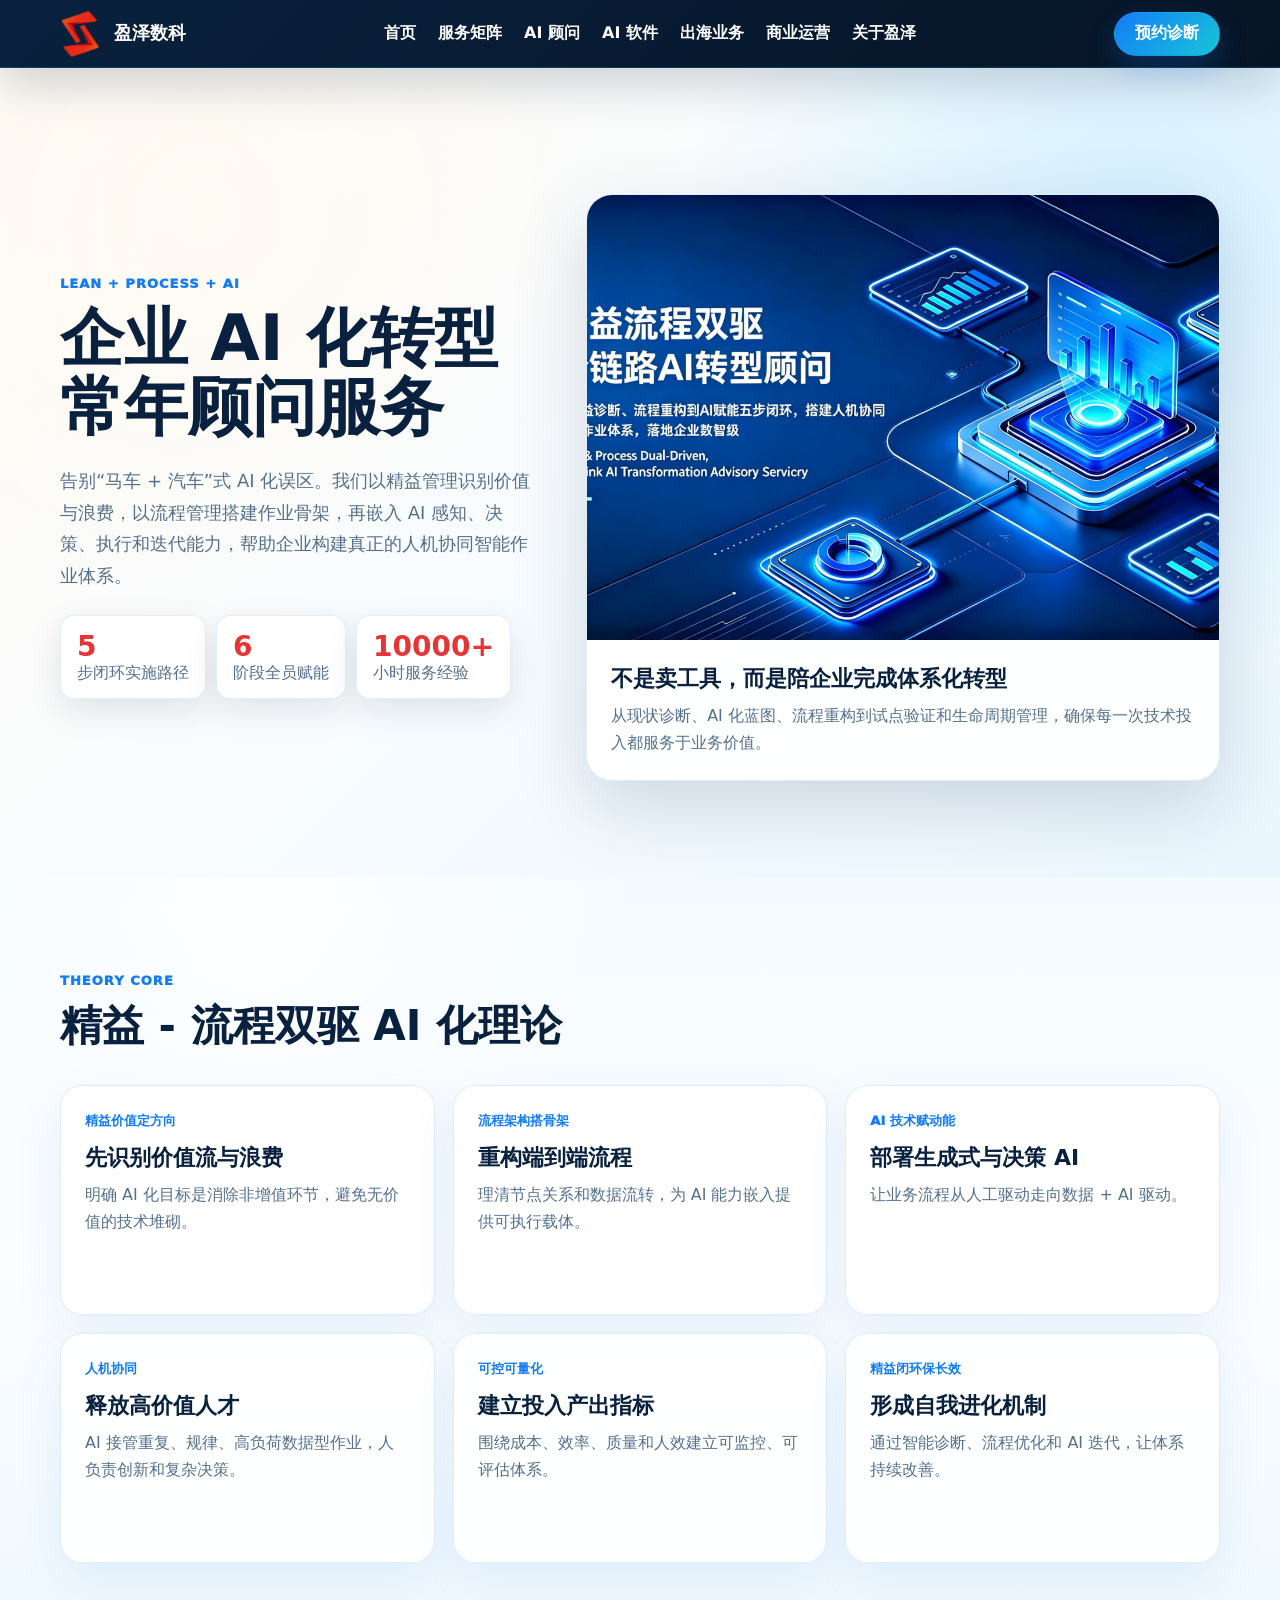
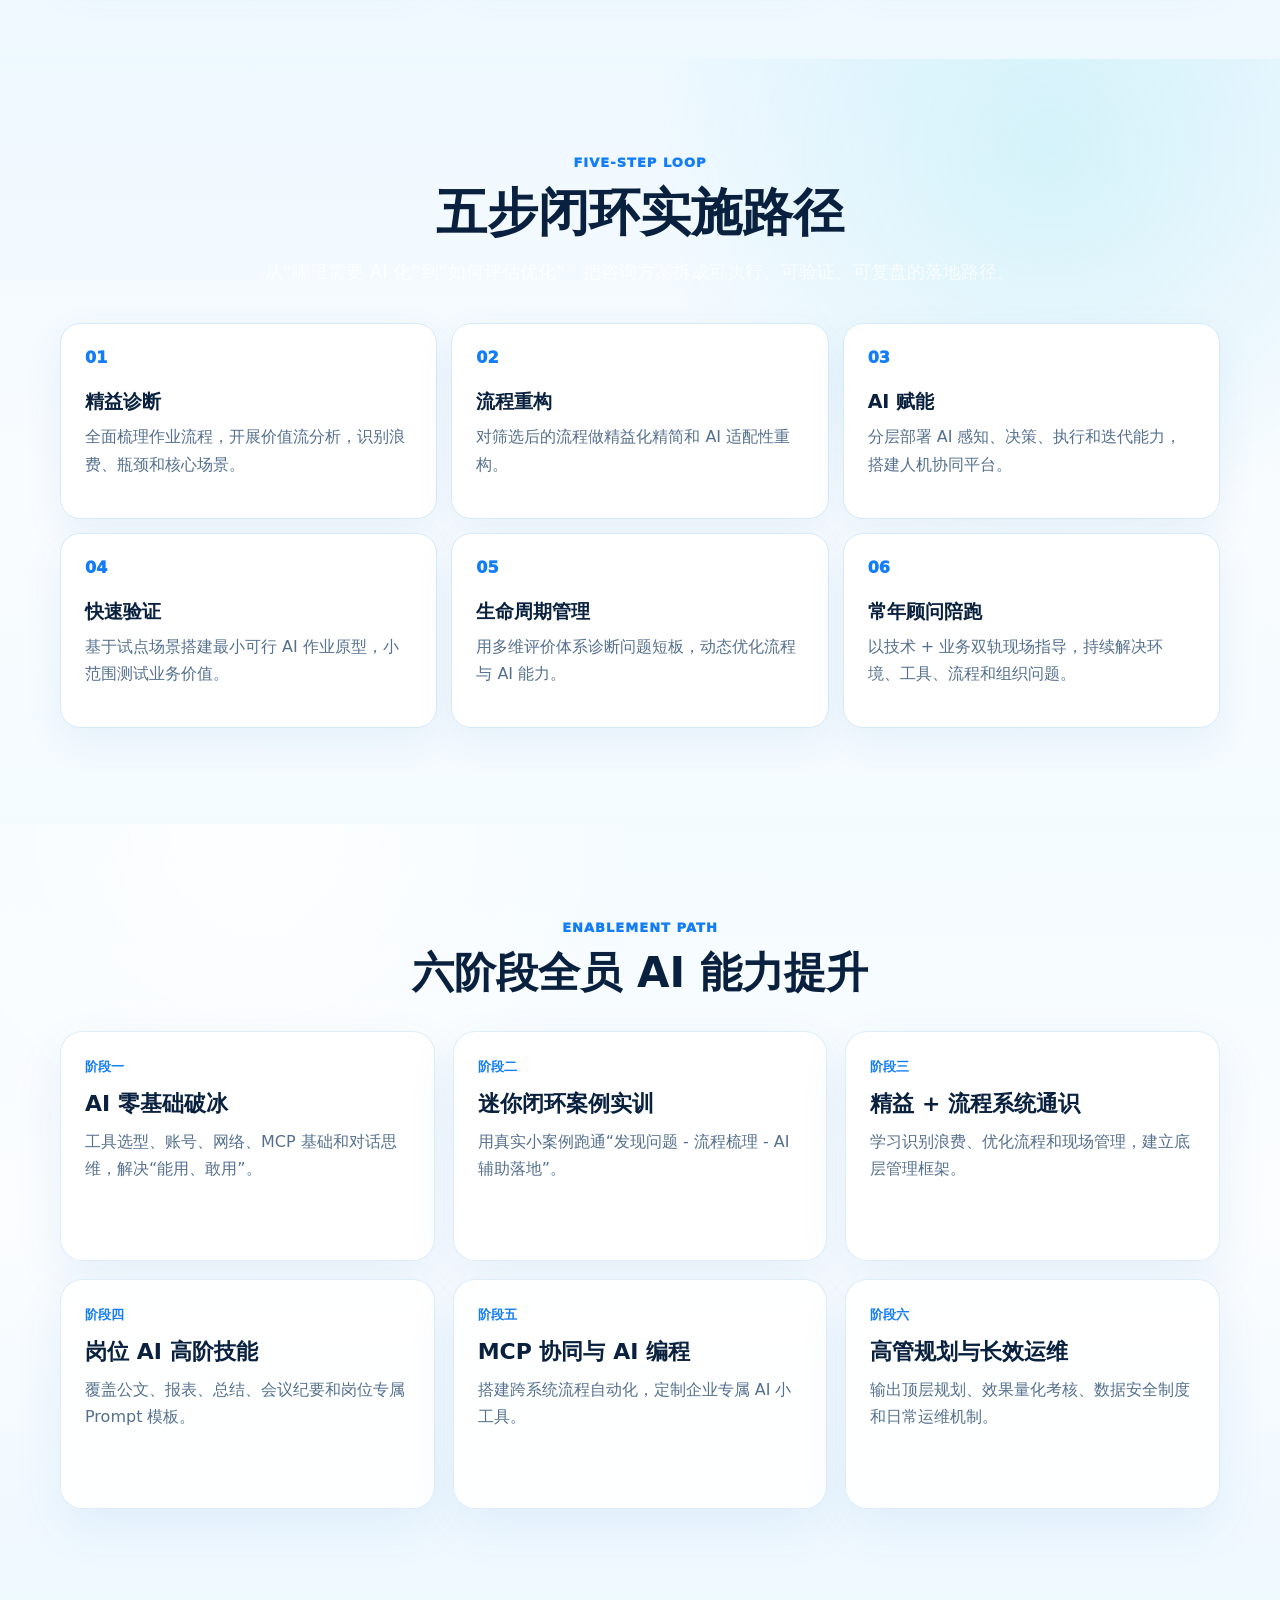
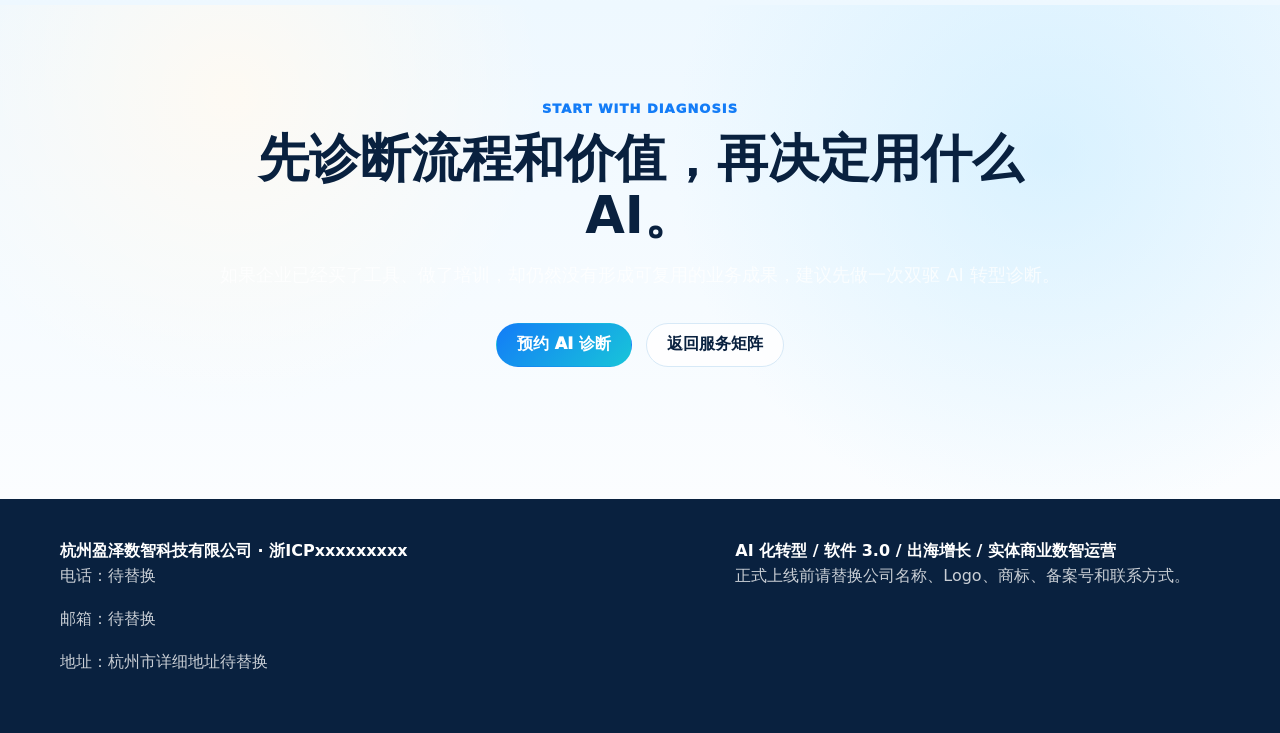
<file: advisory.html>
<!doctype html>
<html lang="zh-CN">
  <head>
    <meta charset="utf-8" />
    <meta name="viewport" content="width=device-width, initial-scale=1" />
    <title>AI 转型顾问服务 | 盈泽数科</title>
    <meta name="description" content="盈泽数科 AI 转型顾问服务，基于精益管理+流程管理双驱方法，提供AI化诊断、流程重构、组织赋能与长期顾问陪跑。" />
    <link rel="icon" type="image/png" href="./favicon.png" />
    <link rel="shortcut icon" type="image/png" href="./favicon.png" />
    <link rel="apple-touch-icon" href="./favicon.png" />
    <link rel="stylesheet" href="./styles.css" />
  </head>
  <body>
    <header class="site-header">
      <a class="brand" href="./index.html#home" aria-label="盈泽数科首页"><span class="brand-bounce"><span class="brand-mark"></span><span>盈泽数科</span></span></a>
      <button class="nav-toggle" type="button" aria-label="打开导航" aria-expanded="false" data-nav-toggle>
        <span class="nav-toggle-icon">
          <span></span>
          <span></span>
        </span>
        导航
      </button>
      <nav class="site-nav" data-nav>
        <a href="./index.html#home">首页</a>
        <a href="./index.html#services">服务矩阵</a>
        <a href="./advisory.html">AI 顾问</a>
        <a href="./software.html">AI 软件</a>
        <a href="./global.html">出海业务</a>
        <a href="./commerce.html">商业运营</a>
        <a href="./about.html">关于盈泽</a>
      </nav>
      <a class="header-action" href="./index.html#contact">预约诊断</a>
    </header>

    <main>
      <section class="section legacy-detail legacy-light advisory-hero page-first-section">
        <div class="container legacy-split-grid">
          <div class="legacy-copy">
            <p class="eyebrow">LEAN + PROCESS + AI</p>
            <h1>企业 AI 化转型常年顾问服务</h1>
            <p>告别“马车 + 汽车”式 AI 化误区。我们以精益管理识别价值与浪费，以流程管理搭建作业骨架，再嵌入 AI 感知、决策、执行和迭代能力，帮助企业构建真正的人机协同智能作业体系。</p>
            <div class="legacy-mini-stats">
              <span><strong>5</strong>步闭环实施路径</span>
              <span><strong>6</strong>阶段全员赋能</span>
              <span><strong>10000+</strong>小时服务经验</span>
            </div>
          </div>
          <div class="advisory-hero-card">
            <img src="./assets/legacy/AI 转型顾问服务.jpg" alt="AI 转型顾问服务场景" />
            <div>
              <b>不是卖工具，而是陪企业完成体系化转型</b>
              <p>从现状诊断、AI 化蓝图、流程重构到试点验证和生命周期管理，确保每一次技术投入都服务于业务价值。</p>
            </div>
          </div>
        </div>
      </section>

      <section class="section advisory-band">
        <div class="container">
          <div class="section-head">
            <p class="eyebrow">THEORY CORE</p>
            <h2>精益 - 流程双驱 AI 化理论</h2>
          </div>
          <div class="advisory-grid">
            <article><span>精益价值定方向</span><h3>先识别价值流与浪费</h3><p>明确 AI 化目标是消除非增值环节，避免无价值的技术堆砌。</p></article>
            <article><span>流程架构搭骨架</span><h3>重构端到端流程</h3><p>理清节点关系和数据流转，为 AI 能力嵌入提供可执行载体。</p></article>
            <article><span>AI 技术赋动能</span><h3>部署生成式与决策 AI</h3><p>让业务流程从人工驱动走向数据 + AI 驱动。</p></article>
            <article><span>人机协同</span><h3>释放高价值人才</h3><p>AI 接管重复、规律、高负荷数据型作业，人负责创新和复杂决策。</p></article>
            <article><span>可控可量化</span><h3>建立投入产出指标</h3><p>围绕成本、效率、质量和人效建立可监控、可评估体系。</p></article>
            <article><span>精益闭环保长效</span><h3>形成自我进化机制</h3><p>通过智能诊断、流程优化和 AI 迭代，让体系持续改善。</p></article>
          </div>
        </div>
      </section>

      <section class="section advisory-method">
        <div class="container">
          <div class="legacy-copy legacy-centered">
            <p class="eyebrow">FIVE-STEP LOOP</p>
            <h2>五步闭环实施路径</h2>
            <p>从“哪里需要 AI 化”到“如何评估优化”，把咨询方案拆成可执行、可验证、可复盘的落地路径。</p>
          </div>
          <div class="process-grid advisory-process">
            <article><span>01</span><b>精益诊断</b><p>全面梳理作业流程，开展价值流分析，识别浪费、瓶颈和核心场景。</p></article>
            <article><span>02</span><b>流程重构</b><p>对筛选后的流程做精益化精简和 AI 适配性重构。</p></article>
            <article><span>03</span><b>AI 赋能</b><p>分层部署 AI 感知、决策、执行和迭代能力，搭建人机协同平台。</p></article>
            <article><span>04</span><b>快速验证</b><p>基于试点场景搭建最小可行 AI 作业原型，小范围测试业务价值。</p></article>
            <article><span>05</span><b>生命周期管理</b><p>用多维评价体系诊断问题短板，动态优化流程与 AI 能力。</p></article>
            <article><span>06</span><b>常年顾问陪跑</b><p>以技术 + 业务双轨现场指导，持续解决环境、工具、流程和组织问题。</p></article>
          </div>
        </div>
      </section>

      <section class="section advisory-band">
        <div class="container">
          <div class="section-head compact">
            <p class="eyebrow">ENABLEMENT PATH</p>
            <h2>六阶段全员 AI 能力提升</h2>
          </div>
          <div class="advisory-grid">
            <article><span>阶段一</span><h3>AI 零基础破冰</h3><p>工具选型、账号、网络、MCP 基础和对话思维，解决“能用、敢用”。</p></article>
            <article><span>阶段二</span><h3>迷你闭环案例实训</h3><p>用真实小案例跑通“发现问题 - 流程梳理 - AI 辅助落地”。</p></article>
            <article><span>阶段三</span><h3>精益 + 流程系统通识</h3><p>学习识别浪费、优化流程和现场管理，建立底层管理框架。</p></article>
            <article><span>阶段四</span><h3>岗位 AI 高阶技能</h3><p>覆盖公文、报表、总结、会议纪要和岗位专属 Prompt 模板。</p></article>
            <article><span>阶段五</span><h3>MCP 协同与 AI 编程</h3><p>搭建跨系统流程自动化，定制企业专属 AI 小工具。</p></article>
            <article><span>阶段六</span><h3>高管规划与长效运维</h3><p>输出顶层规划、效果量化考核、数据安全制度和日常运维机制。</p></article>
          </div>
        </div>
      </section>

      <section class="section advisory-cta">
        <div class="container legacy-copy legacy-centered">
          <p class="eyebrow">START WITH DIAGNOSIS</p>
          <h2>先诊断流程和价值，再决定用什么 AI。</h2>
          <p>如果企业已经买了工具、做了培训，却仍然没有形成可复用的业务成果，建议先做一次双驱 AI 转型诊断。</p>
          <div class="hero-actions advisory-actions">
            <a class="btn btn-primary" href="./index.html?direction=AI 化转型顾问服务#contact">预约 AI 诊断</a>
            <a class="btn btn-secondary" href="./index.html#services">返回服务矩阵</a>
          </div>
        </div>
      </section>
    </main>

    <footer class="site-footer">
      <div class="container footer-grid">
        <div><strong>杭州盈泽数智科技有限公司 · 浙ICPxxxxxxxxx</strong><p>电话：待替换</p><p>邮箱：待替换</p><p>地址：杭州市详细地址待替换</p></div>
        <div><strong>AI 化转型 / 软件 3.0 / 出海增长 / 实体商业数智运营</strong><p>正式上线前请替换公司名称、Logo、商标、备案号和联系方式。</p></div>
      </div>
    </footer>
    <script src="./script.js" defer></script>
  </body>
</html>
</file>
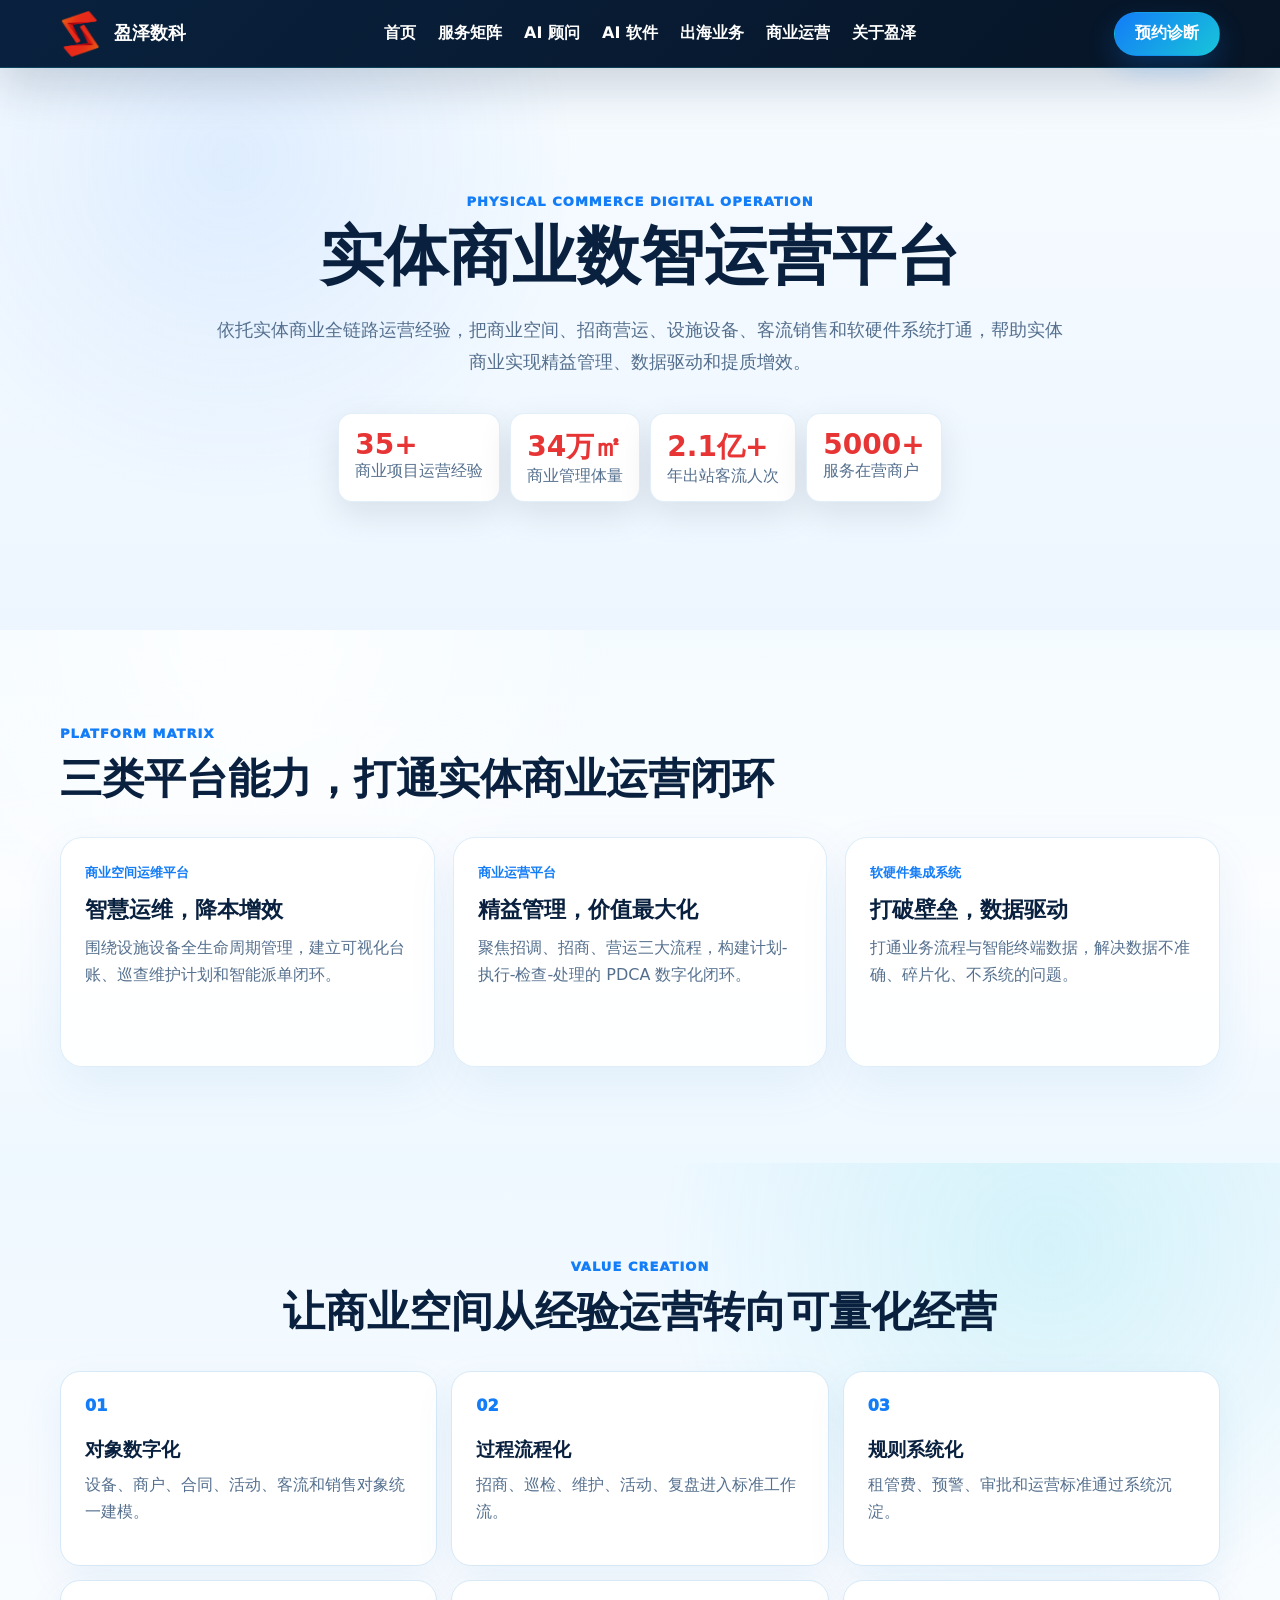
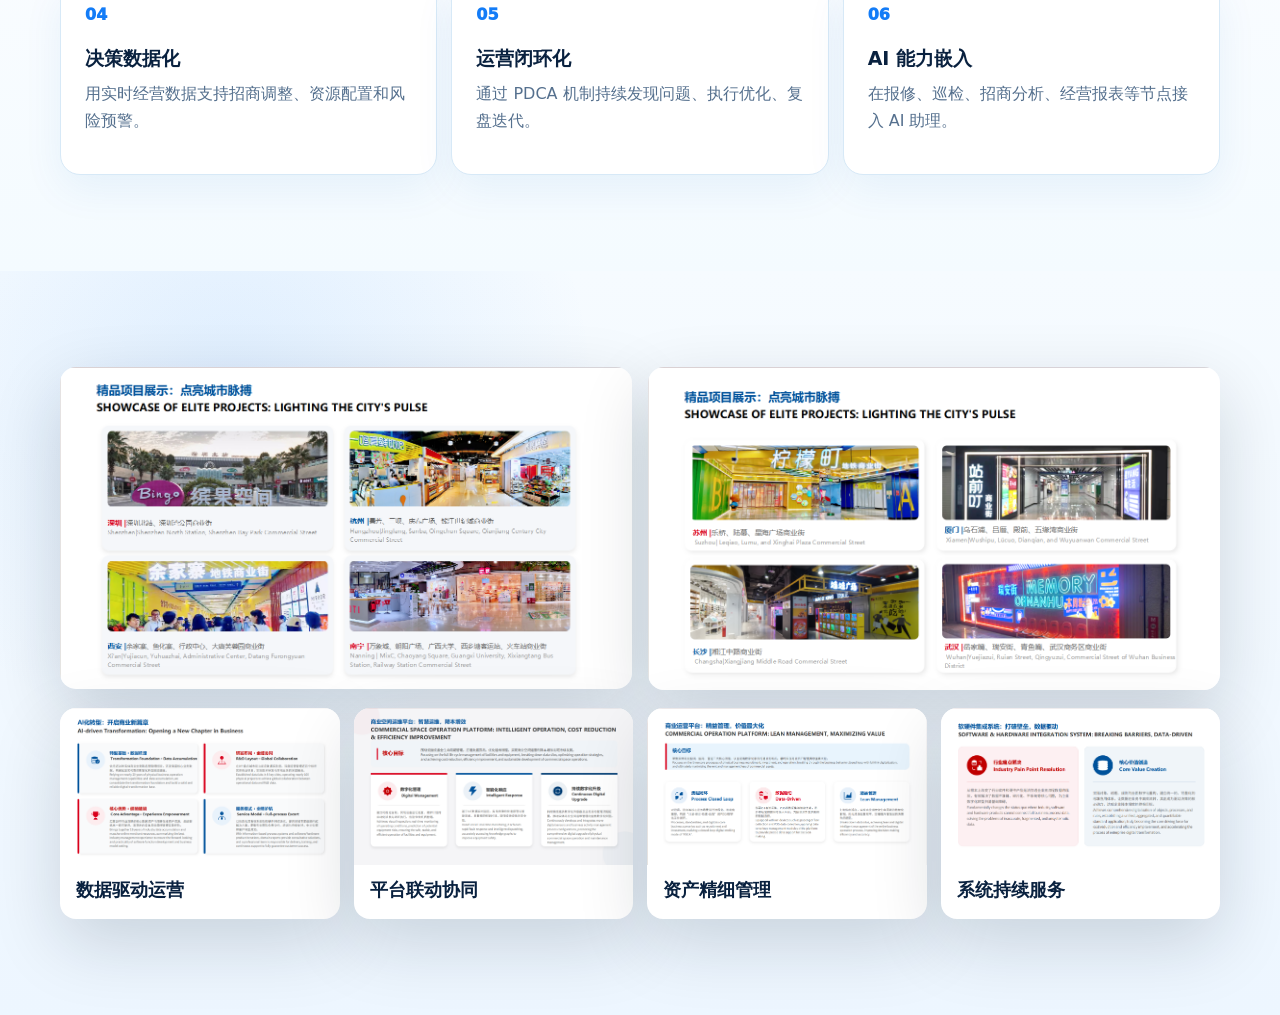
<file: commerce.html>
<!doctype html>
<html lang="zh-CN">
  <head>
    <meta charset="utf-8" />
    <meta name="viewport" content="width=device-width, initial-scale=1" />
    <title>商业运营 | 盈泽数科</title>
    <meta name="description" content="盈泽数科实体商业数智运营服务，围绕商业空间运维平台、商业运营平台和软硬件集成系统，提升实体商业精益管理能力。" />
    <link rel="icon" type="image/png" href="./favicon.png" />
    <link rel="shortcut icon" type="image/png" href="./favicon.png" />
    <link rel="apple-touch-icon" href="./favicon.png" />
    <link rel="stylesheet" href="./styles.css" />
  </head>
  <body>
    <header class="site-header">
      <a class="brand" href="./index.html#home" aria-label="盈泽数科首页"><span class="brand-bounce"><span class="brand-mark"></span><span>盈泽数科</span></span></a>
      <button class="nav-toggle" type="button" aria-label="打开导航" aria-expanded="false" data-nav-toggle>
        <span class="nav-toggle-icon">
          <span></span>
          <span></span>
        </span>
        导航
      </button>
      <nav class="site-nav" data-nav>
        <a href="./index.html#home">首页</a>
        <a href="./index.html#services">服务矩阵</a><a href="./advisory.html">AI 顾问</a><a href="./software.html">AI 软件</a><a href="./global.html">出海业务</a><a href="./commerce.html">商业运营</a><a href="./about.html">关于盈泽</a>
      </nav>
      <a class="header-action" href="./index.html#contact">预约诊断</a>
    </header>

    <main>
      <section class="section legacy-detail legacy-light page-first-section">
        <div class="container">
          <div class="legacy-copy legacy-centered">
            <p class="eyebrow">PHYSICAL COMMERCE DIGITAL OPERATION</p>
            <h1>实体商业数智运营平台</h1>
            <p>依托实体商业全链路运营经验，把商业空间、招商营运、设施设备、客流销售和软硬件系统打通，帮助实体商业实现精益管理、数据驱动和提质增效。</p>
          </div>
          <div class="legacy-mini-stats stat-centered">
            <span><strong>35+</strong>商业项目运营经验</span>
            <span><strong>34万㎡</strong>商业管理体量</span>
            <span><strong>2.1亿+</strong>年出站客流人次</span>
            <span><strong>5000+</strong>服务在营商户</span>
          </div>
        </div>
      </section>

      <section class="section advisory-band">
        <div class="container">
          <div class="section-head">
            <p class="eyebrow">PLATFORM MATRIX</p>
            <h2>三类平台能力，打通实体商业运营闭环</h2>
          </div>
          <div class="advisory-grid">
            <article><span>商业空间运维平台</span><h3>智慧运维，降本增效</h3><p>围绕设施设备全生命周期管理，建立可视化台账、巡查维护计划和智能派单闭环。</p></article>
            <article><span>商业运营平台</span><h3>精益管理，价值最大化</h3><p>聚焦招调、招商、营运三大流程，构建计划-执行-检查-处理的 PDCA 数字化闭环。</p></article>
            <article><span>软硬件集成系统</span><h3>打破壁垒，数据驱动</h3><p>打通业务流程与智能终端数据，解决数据不准确、碎片化、不系统的问题。</p></article>
          </div>
        </div>
      </section>

      <section class="section advisory-method">
        <div class="container">
          <div class="section-head compact">
            <p class="eyebrow">VALUE CREATION</p>
            <h2>让商业空间从经验运营转向可量化经营</h2>
          </div>
          <div class="process-grid advisory-process">
            <article><span>01</span><b>对象数字化</b><p>设备、商户、合同、活动、客流和销售对象统一建模。</p></article>
            <article><span>02</span><b>过程流程化</b><p>招商、巡检、维护、活动、复盘进入标准工作流。</p></article>
            <article><span>03</span><b>规则系统化</b><p>租管费、预警、审批和运营标准通过系统沉淀。</p></article>
            <article><span>04</span><b>决策数据化</b><p>用实时经营数据支持招商调整、资源配置和风险预警。</p></article>
            <article><span>05</span><b>运营闭环化</b><p>通过 PDCA 机制持续发现问题、执行优化、复盘迭代。</p></article>
            <article><span>06</span><b>AI 能力嵌入</b><p>在报修、巡检、招商分析、经营报表等节点接入 AI 助理。</p></article>
          </div>
        </div>
      </section>

      <section class="section legacy-detail legacy-light">
        <div class="container">
          <div class="legacy-case-stage">
            <img src="./assets/legacy/yw4.png" alt="实体商业项目展示一" />
            <img src="./assets/legacy/yw5.png" alt="实体商业项目展示二" />
          </div>
          <div class="legacy-case-row">
            <article><img src="./assets/legacy/yw6.png" alt="开放新篇章" /><h3>数据驱动运营</h3></article>
            <article><img src="./assets/legacy/yw7.png" alt="平台联动" /><h3>平台联动协同</h3></article>
            <article><img src="./assets/legacy/yw8.png" alt="资产管理" /><h3>资产精细管理</h3></article>
            <article><img src="./assets/legacy/yw9.png" alt="系统服务" /><h3>系统持续服务</h3></article>
          </div>
        </div>
      </section>
    </main>
    <script src="./script.js" defer></script>
  </body>
</html>
</file>
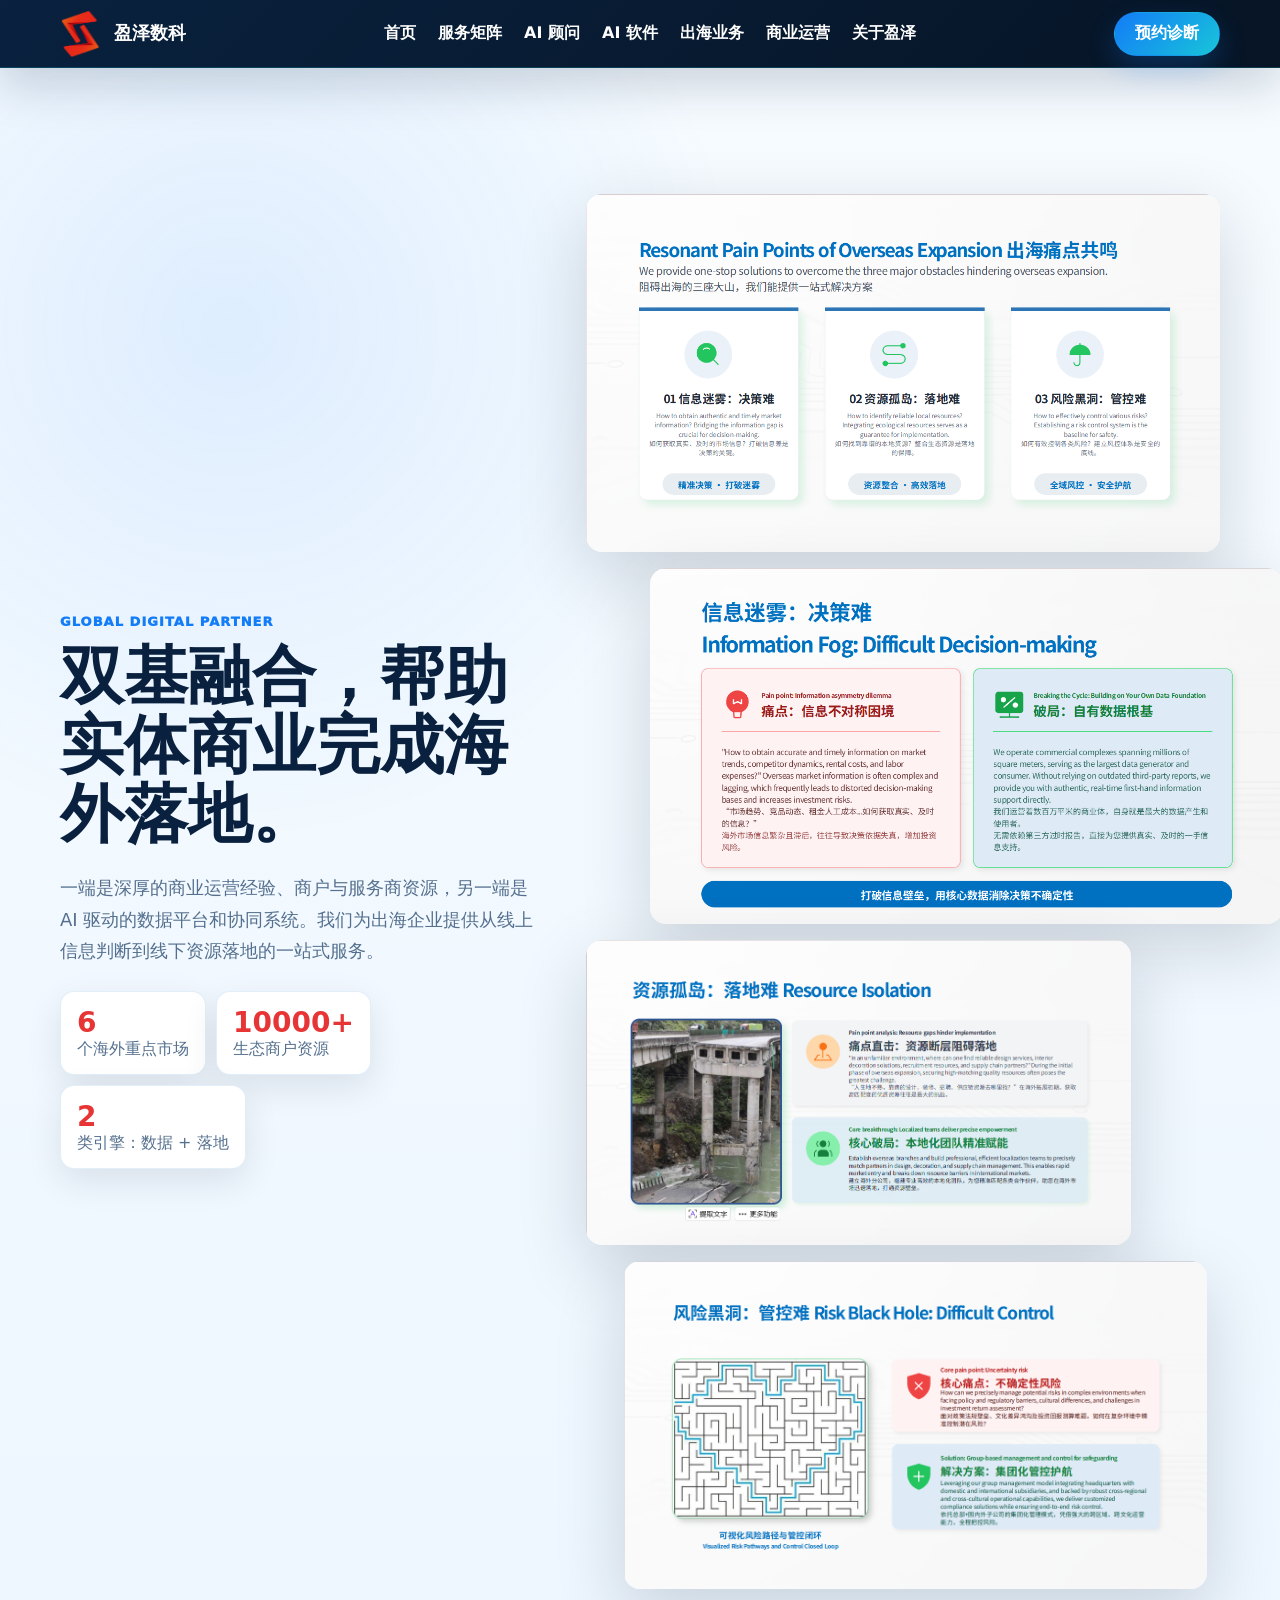
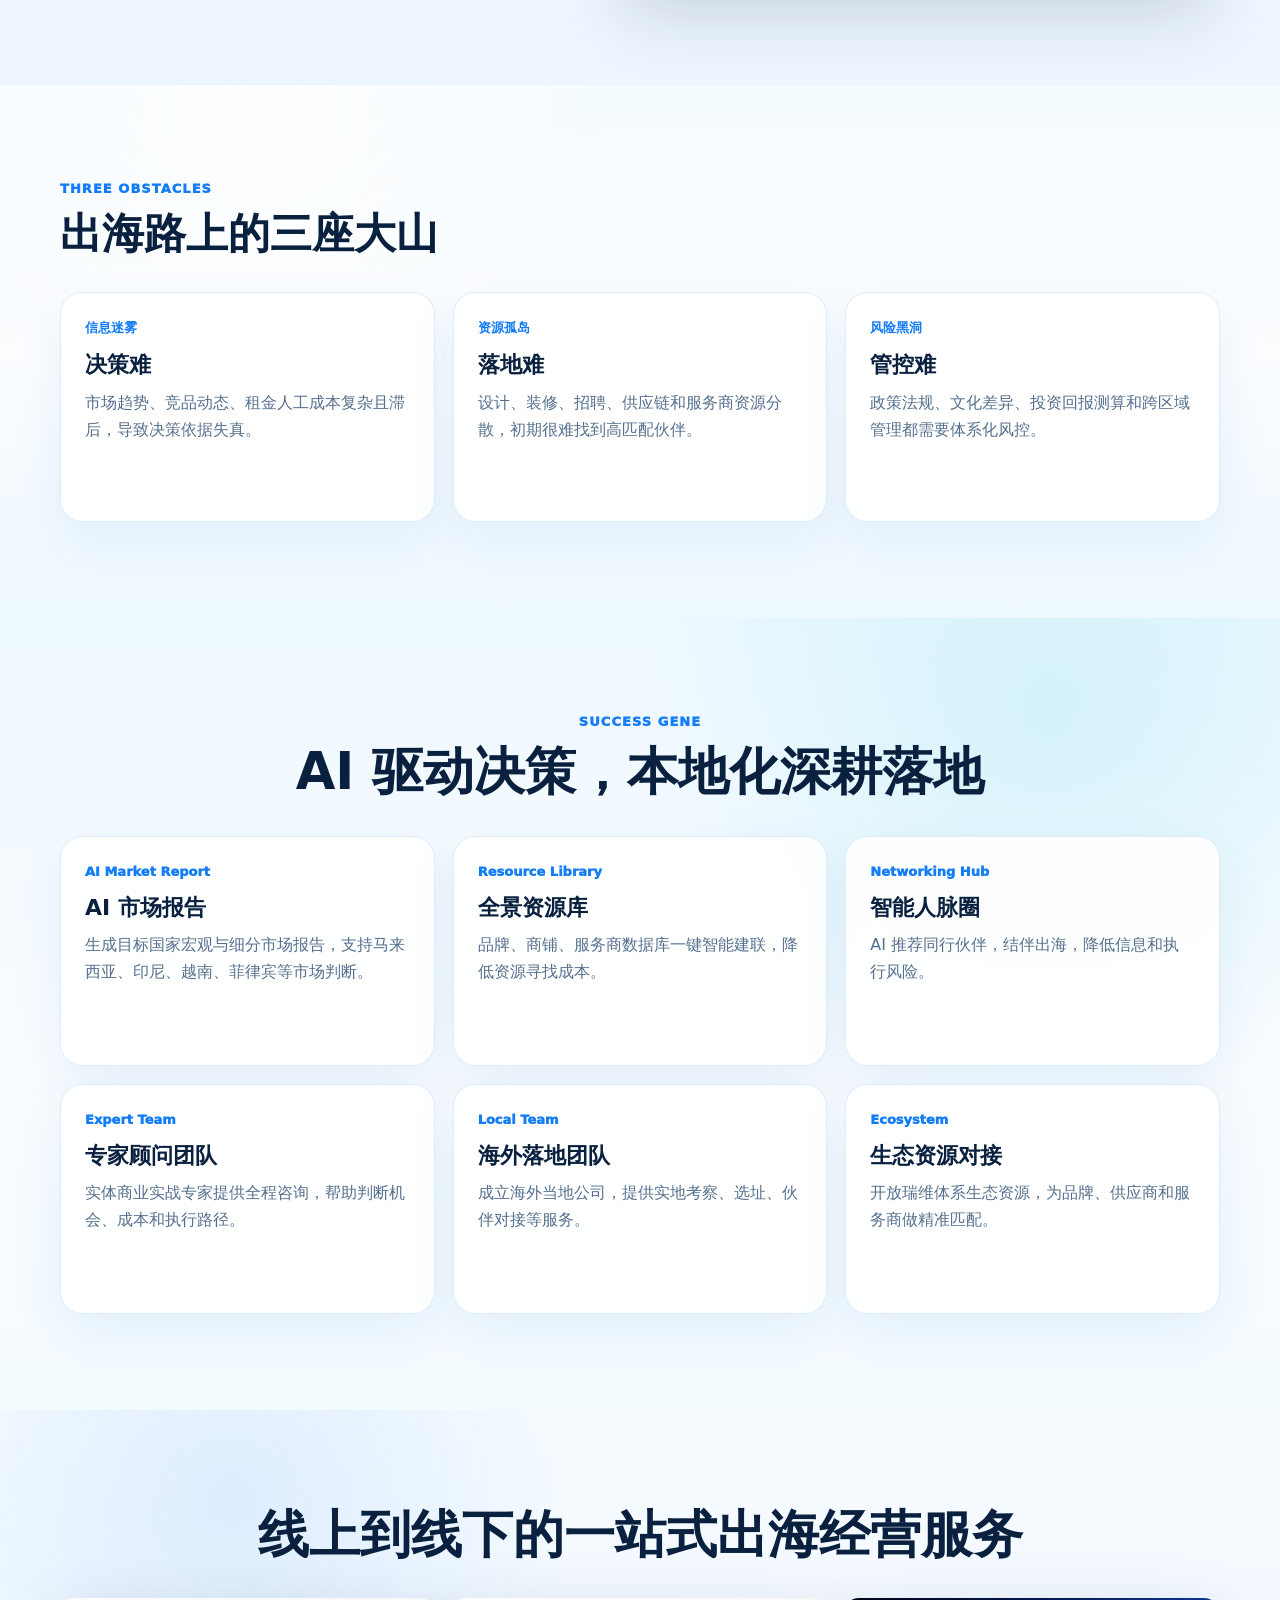
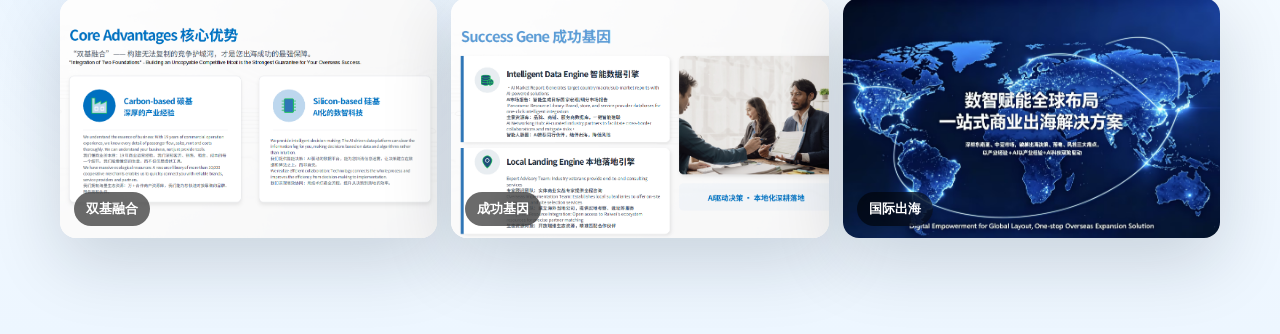
<file: global.html>
<!doctype html>
<html lang="zh-CN">
  <head>
    <meta charset="utf-8" />
    <meta name="viewport" content="width=device-width, initial-scale=1" />
    <title>出海业务 | 盈泽数科</title>
    <meta name="description" content="盈泽数科国际出海业务，面向实体商业提供AI市场报告、海外资源建联、本地化落地团队和一站式出海经营服务。" />
    <link rel="icon" type="image/png" href="./favicon.png" />
    <link rel="shortcut icon" type="image/png" href="./favicon.png" />
    <link rel="apple-touch-icon" href="./favicon.png" />
    <link rel="stylesheet" href="./styles.css" />
  </head>
  <body>
    <header class="site-header">
      <a class="brand" href="./index.html#home" aria-label="盈泽数科首页"><span class="brand-bounce"><span class="brand-mark"></span><span>盈泽数科</span></span></a>
      <button class="nav-toggle" type="button" aria-label="打开导航" aria-expanded="false" data-nav-toggle>
        <span class="nav-toggle-icon">
          <span></span>
          <span></span>
        </span>
        导航
      </button>
      <nav class="site-nav" data-nav>
        <a href="./index.html#home">首页</a>
        <a href="./index.html#services">服务矩阵</a><a href="./advisory.html">AI 顾问</a><a href="./software.html">AI 软件</a><a href="./global.html">出海业务</a><a href="./commerce.html">商业运营</a><a href="./about.html">关于盈泽</a>
      </nav>
      <a class="header-action" href="./index.html#contact">预约诊断</a>
    </header>

    <main>
      <section class="section legacy-detail legacy-light legacy-split page-first-section">
        <div class="container legacy-split-grid">
          <div class="legacy-copy">
            <p class="eyebrow">GLOBAL DIGITAL PARTNER</p>
            <h1>双基融合，帮助实体商业完成海外落地。</h1>
            <p>一端是深厚的商业运营经验、商户与服务商资源，另一端是 AI 驱动的数据平台和协同系统。我们为出海企业提供从线上信息判断到线下资源落地的一站式服务。</p>
            <div class="legacy-mini-stats">
              <span><strong>6</strong>个海外重点市场</span>
              <span><strong>10000+</strong>生态商户资源</span>
              <span><strong>2</strong>类引擎：数据 + 落地</span>
            </div>
          </div>
          <div class="legacy-pain-stack">
            <img src="./assets/legacy/ch2.png" alt="出海痛点共鸣" />
            <img src="./assets/legacy/ch3.png" alt="信息迷雾" />
            <img src="./assets/legacy/ch4.png" alt="资源孤岛" />
            <img src="./assets/legacy/ch5.png" alt="风险黑洞" />
          </div>
        </div>
      </section>

      <section class="section advisory-band">
        <div class="container">
          <div class="section-head">
            <p class="eyebrow">THREE OBSTACLES</p>
            <h2>出海路上的三座大山</h2>
          </div>
          <div class="advisory-grid">
            <article><span>信息迷雾</span><h3>决策难</h3><p>市场趋势、竞品动态、租金人工成本复杂且滞后，导致决策依据失真。</p></article>
            <article><span>资源孤岛</span><h3>落地难</h3><p>设计、装修、招聘、供应链和服务商资源分散，初期很难找到高匹配伙伴。</p></article>
            <article><span>风险黑洞</span><h3>管控难</h3><p>政策法规、文化差异、投资回报测算和跨区域管理都需要体系化风控。</p></article>
          </div>
        </div>
      </section>

      <section class="section advisory-method">
        <div class="container">
          <div class="legacy-copy legacy-centered">
            <p class="eyebrow">SUCCESS GENE</p>
            <h2>AI 驱动决策，本地化深耕落地</h2>
          </div>
          <div class="advisory-grid">
            <article><span>AI Market Report</span><h3>AI 市场报告</h3><p>生成目标国家宏观与细分市场报告，支持马来西亚、印尼、越南、菲律宾等市场判断。</p></article>
            <article><span>Resource Library</span><h3>全景资源库</h3><p>品牌、商铺、服务商数据库一键智能建联，降低资源寻找成本。</p></article>
            <article><span>Networking Hub</span><h3>智能人脉圈</h3><p>AI 推荐同行伙伴，结伴出海，降低信息和执行风险。</p></article>
            <article><span>Expert Team</span><h3>专家顾问团队</h3><p>实体商业实战专家提供全程咨询，帮助判断机会、成本和执行路径。</p></article>
            <article><span>Local Team</span><h3>海外落地团队</h3><p>成立海外当地公司，提供实地考察、选址、伙伴对接等服务。</p></article>
            <article><span>Ecosystem</span><h3>生态资源对接</h3><p>开放瑞维体系生态资源，为品牌、供应商和服务商做精准匹配。</p></article>
          </div>
        </div>
      </section>

      <section class="section legacy-detail legacy-light">
        <div class="container">
          <div class="legacy-copy legacy-centered"><h2>线上到线下的一站式出海经营服务</h2></div>
          <div class="legacy-mosaic">
            <figure><img src="./assets/legacy/ch1.png" alt="核心优势" /><figcaption>双基融合</figcaption></figure>
            <figure><img src="./assets/legacy/ch6.png" alt="成功基因" /><figcaption>成功基因</figcaption></figure>
            <figure><img src="./assets/legacy/国际化出海业务.jpg" alt="国际化出海业务" /><figcaption>国际出海</figcaption></figure>
          </div>
        </div>
      </section>
    </main>
    <script src="./script.js" defer></script>
  </body>
</html>
</file>
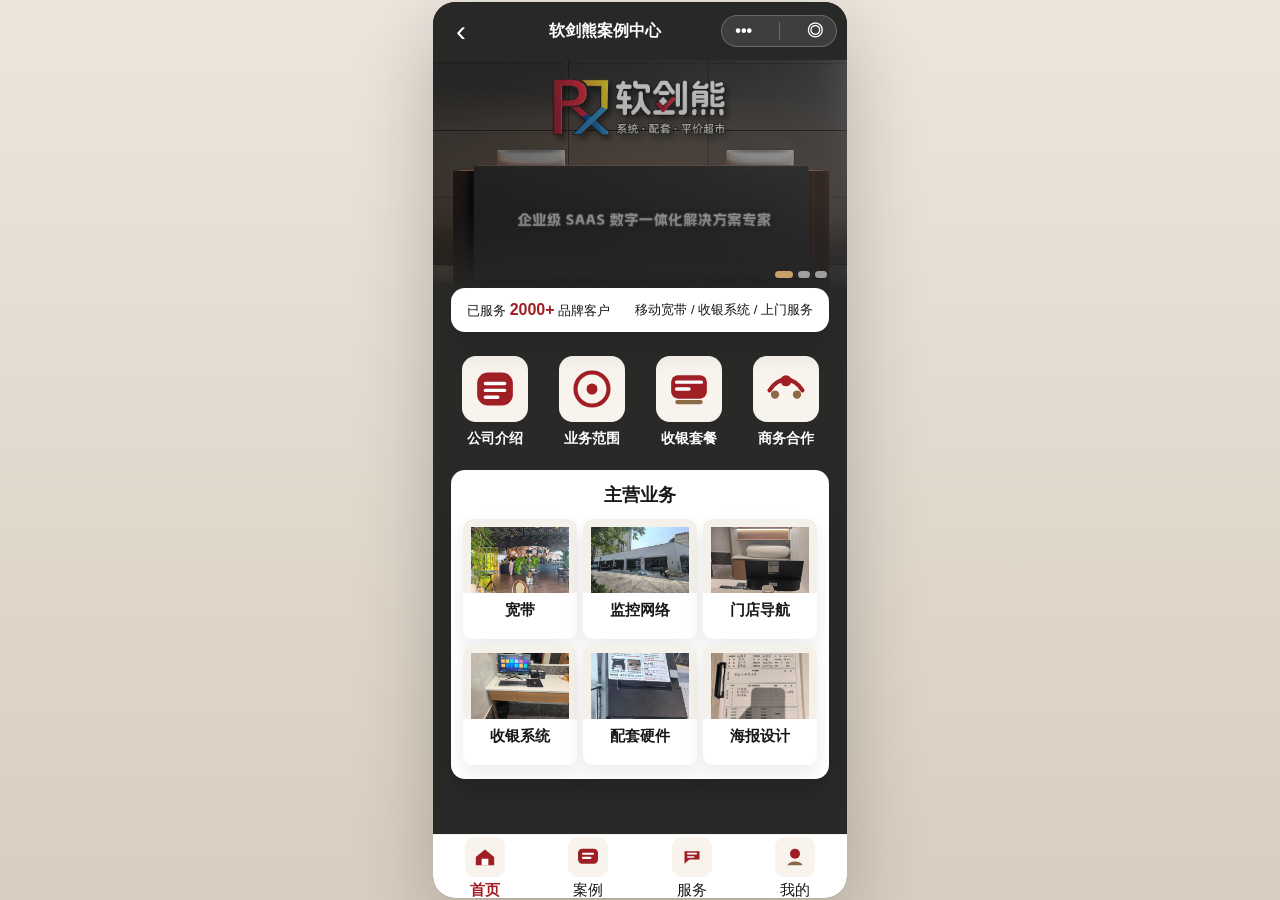
<file: mini.html>
<!doctype html>
<html lang="zh-CN">
<head>
  <meta charset="utf-8">
  <meta name="viewport" content="width=device-width, initial-scale=1">
  <title>软剑熊案例展示小程序端</title>
  <link rel="icon" href="data:image/svg+xml,%3Csvg xmlns='http://www.w3.org/2000/svg' viewBox='0 0 64 64'%3E%3Crect width='64' height='64' rx='14' fill='%239f1f24'/%3E%3Ctext x='32' y='39' text-anchor='middle' font-size='22' font-family='Arial' font-weight='700' fill='white'%3ERX%3C/text%3E%3C/svg%3E">
  <link rel="stylesheet" href="mini.css">
</head>
<body>
  <main class="phone-shell">
    <header class="mini-header">
      <button class="icon-btn" id="backBtn" aria-label="返回">‹</button>
      <strong id="pageTitle">软剑熊案例中心</strong>
      <div class="wechat-capsule" aria-label="微信胶囊按钮">
        <span>•••</span><i></i><span>◎</span>
      </div>
    </header>

    <section id="toast" class="toast" hidden></section>
    <section id="app" class="app-view"></section>

    <nav class="tabbar" aria-label="底部导航">
      <button data-tab="home" class="active">
        <span class="tab-icon">首</span>
        首页
      </button>
      <button data-tab="cases">
        <span class="tab-icon">案</span>
        案例
      </button>
      <button data-tab="services">
        <span class="tab-icon">服</span>
        服务
      </button>
      <button data-tab="mine">
        <span class="tab-icon">我</span>
        我的
      </button>
    </nav>
  </main>

  <script src="mini.js"></script>
</body>
</html>
</file>
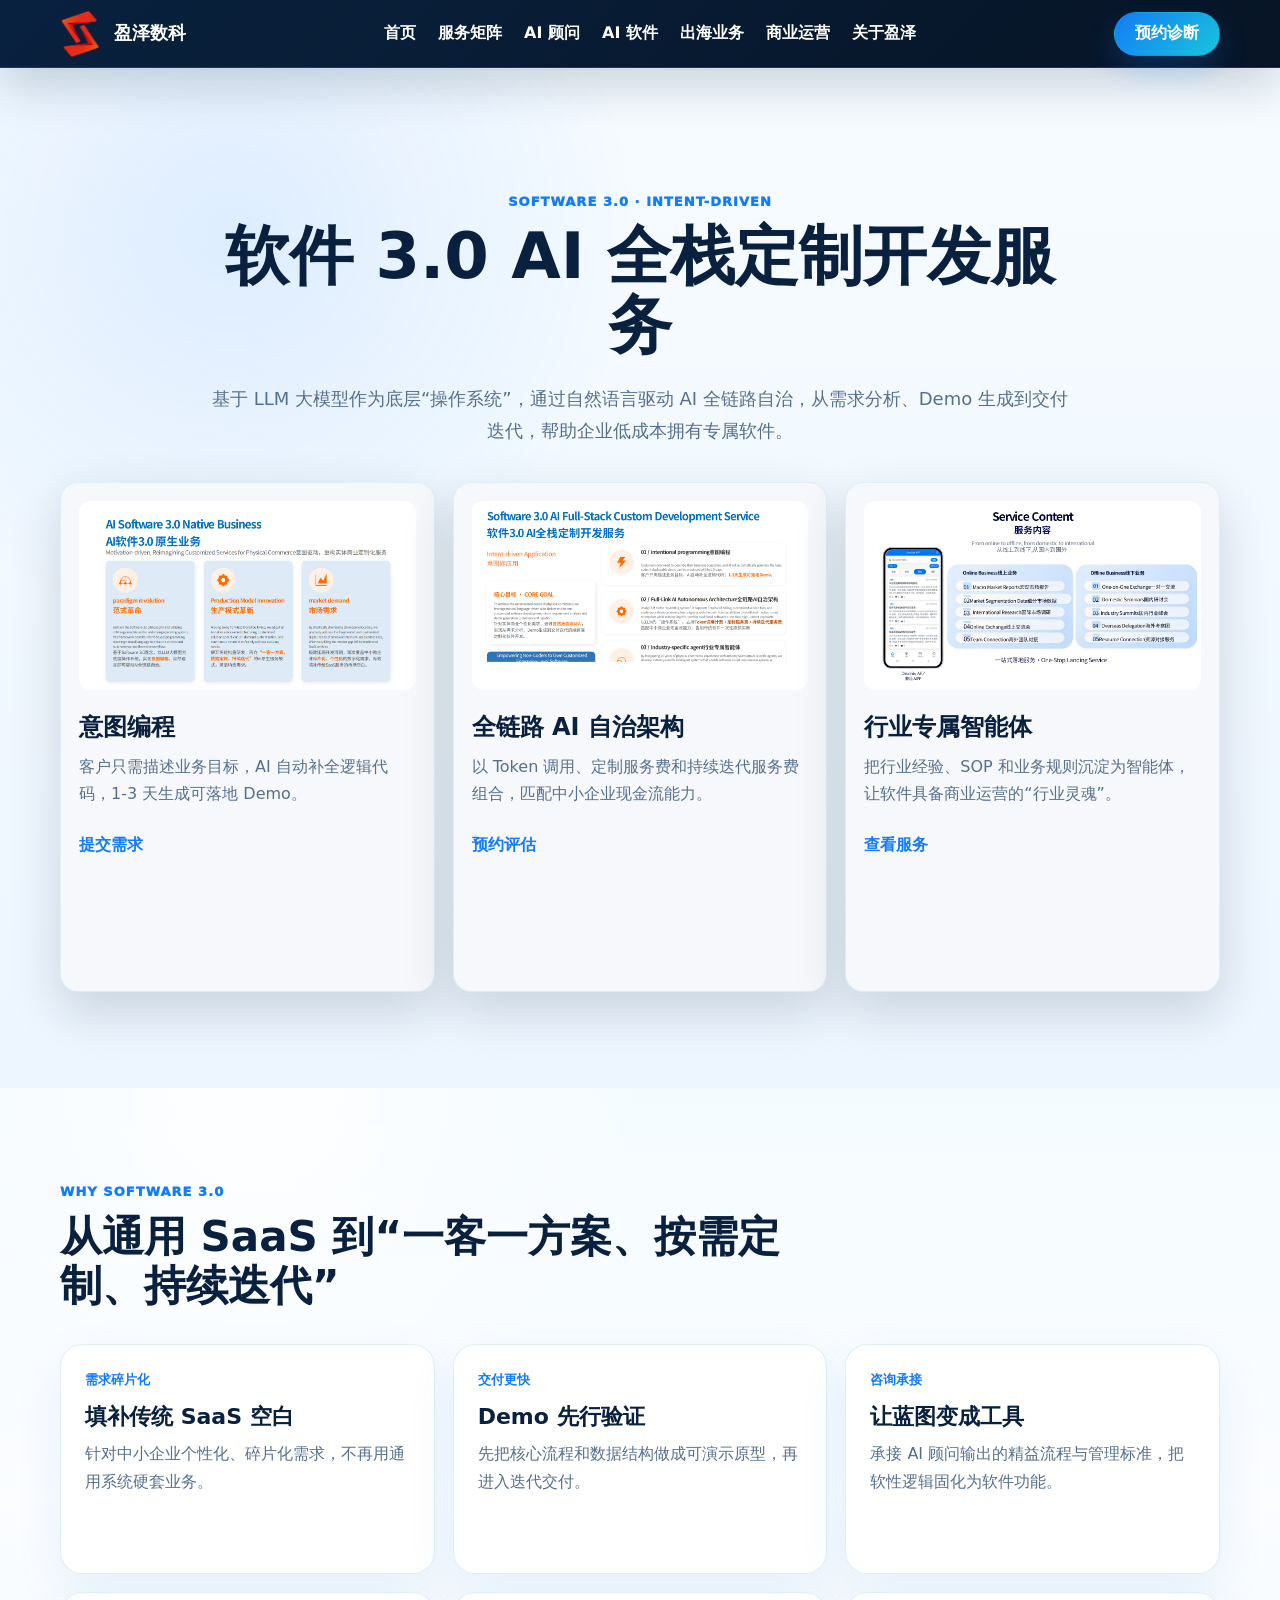
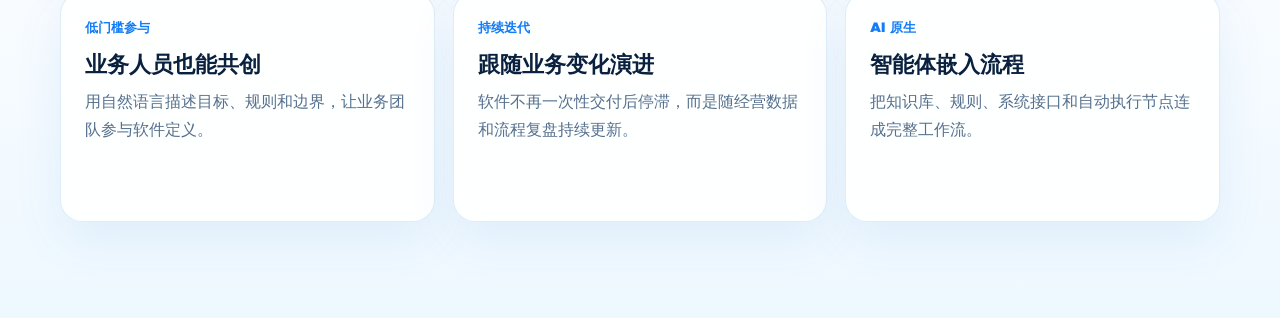
<file: software.html>
<!doctype html>
<html lang="zh-CN">
  <head>
    <meta charset="utf-8" />
    <meta name="viewport" content="width=device-width, initial-scale=1" />
    <title>AI 软件 3.0 | 盈泽数科</title>
    <meta name="description" content="盈泽数科软件3.0 AI全栈定制开发服务，基于意图编程、一客一方案和行业专属智能体，交付企业级AI原生软件。" />
    <link rel="icon" type="image/png" href="./favicon.png" />
    <link rel="shortcut icon" type="image/png" href="./favicon.png" />
    <link rel="apple-touch-icon" href="./favicon.png" />
    <link rel="stylesheet" href="./styles.css" />
  </head>
  <body>
    <header class="site-header">
      <a class="brand" href="./index.html#home" aria-label="盈泽数科首页"><span class="brand-bounce"><span class="brand-mark"></span><span>盈泽数科</span></span></a>
      <button class="nav-toggle" type="button" aria-label="打开导航" aria-expanded="false" data-nav-toggle>
        <span class="nav-toggle-icon">
          <span></span>
          <span></span>
        </span>
        导航
      </button>
      <nav class="site-nav" data-nav>
        <a href="./index.html#home">首页</a>
        <a href="./index.html#services">服务矩阵</a><a href="./advisory.html">AI 顾问</a><a href="./software.html">AI 软件</a><a href="./global.html">出海业务</a><a href="./commerce.html">商业运营</a><a href="./about.html">关于盈泽</a>
      </nav>
      <a class="header-action" href="./index.html#contact">预约诊断</a>
    </header>

    <main>
      <section class="section legacy-detail legacy-light page-first-section">
        <div class="container">
          <div class="legacy-copy legacy-centered">
            <p class="eyebrow">SOFTWARE 3.0 · INTENT-DRIVEN</p>
            <h1>软件 3.0 AI 全栈定制开发服务</h1>
            <p>基于 LLM 大模型作为底层“操作系统”，通过自然语言驱动 AI 全链路自治，从需求分析、Demo 生成到交付迭代，帮助企业低成本拥有专属软件。</p>
          </div>
          <div class="legacy-product-grid">
            <article class="legacy-product-card">
              <img src="./assets/legacy/rj1.png" alt="AI 软件 3.0 原生业务" />
              <h3>意图编程</h3>
              <p>客户只需描述业务目标，AI 自动补全逻辑代码，1-3 天生成可落地 Demo。</p>
              <a href="./index.html?direction=软件 3.0 AI 定制开发#contact">提交需求</a>
            </article>
            <article class="legacy-product-card">
              <img src="./assets/legacy/rj2.png" alt="全链路 AI 自治架构" />
              <h3>全链路 AI 自治架构</h3>
              <p>以 Token 调用、定制服务费和持续迭代服务费组合，匹配中小企业现金流能力。</p>
              <a href="./index.html?direction=软件 3.0 AI 定制开发#contact">预约评估</a>
            </article>
            <article class="legacy-product-card">
              <img src="./assets/legacy/ch7.png" alt="行业专属智能体" />
              <h3>行业专属智能体</h3>
              <p>把行业经验、SOP 和业务规则沉淀为智能体，让软件具备商业运营的“行业灵魂”。</p>
              <a href="./index.html?direction=软件 3.0 AI 定制开发#contact">查看服务</a>
            </article>
          </div>
        </div>
      </section>

      <section class="section advisory-band">
        <div class="container">
          <div class="section-head">
            <p class="eyebrow">WHY SOFTWARE 3.0</p>
            <h2>从通用 SaaS 到“一客一方案、按需定制、持续迭代”</h2>
          </div>
          <div class="advisory-grid">
            <article><span>需求碎片化</span><h3>填补传统 SaaS 空白</h3><p>针对中小企业个性化、碎片化需求，不再用通用系统硬套业务。</p></article>
            <article><span>交付更快</span><h3>Demo 先行验证</h3><p>先把核心流程和数据结构做成可演示原型，再进入迭代交付。</p></article>
            <article><span>咨询承接</span><h3>让蓝图变成工具</h3><p>承接 AI 顾问输出的精益流程与管理标准，把软性逻辑固化为软件功能。</p></article>
            <article><span>低门槛参与</span><h3>业务人员也能共创</h3><p>用自然语言描述目标、规则和边界，让业务团队参与软件定义。</p></article>
            <article><span>持续迭代</span><h3>跟随业务变化演进</h3><p>软件不再一次性交付后停滞，而是随经营数据和流程复盘持续更新。</p></article>
            <article><span>AI 原生</span><h3>智能体嵌入流程</h3><p>把知识库、规则、系统接口和自动执行节点连成完整工作流。</p></article>
          </div>
        </div>
      </section>
    </main>
    <script src="./script.js" defer></script>
  </body>
</html>
</file>
<file: styles.css>
:root {
  --bg: #f6fbff;
  --surface: #ffffff;
  --ink: #09213f;
  --muted: #55708e;
  --line: #d7e9f7;
  --blue: #137cf7;
  --cyan: #18c5d9;
  --mint: #26d4a4;
  --soft-blue: #eaf6ff;
  --soft-mint: #e9fbf5;
  --shadow: 0 24px 70px rgba(13, 103, 185, 0.14);
  --container: 1160px;
}

* {
  box-sizing: border-box;
}

html {
  scroll-behavior: smooth;
}

body {
  margin: 0;
  color: var(--ink);
  background:
    linear-gradient(180deg, #fffaf2 0%, #f8fcff 34%, #eaf7ff 68%, #f8fcff 100%);
  font-family: ui-sans-serif, system-ui, "Microsoft YaHei", "Segoe UI", Arial, sans-serif;
}

body.nav-open {
  overflow: hidden;
}

a {
  color: inherit;
  text-decoration: none;
}

button,
input,
select {
  font: inherit;
}

.container {
  width: min(calc(100% - 44px), var(--container));
  margin: 0 auto;
}

.site-header {
  position: sticky;
  top: 0;
  z-index: 40;
  display: grid;
  grid-template-columns: auto 1fr auto;
  gap: 24px;
  align-items: center;
  min-height: 68px;
  padding: 0 max(22px, calc((100vw - var(--container)) / 2));
  background:
    linear-gradient(135deg, rgba(9, 33, 63, 0.98), rgba(7, 20, 36, 0.96)),
    var(--ink);
  border-bottom: 1px solid rgba(24, 197, 217, 0.22);
  box-shadow: 0 18px 46px rgba(9, 33, 63, 0.18);
  backdrop-filter: blur(18px);
}

.brand {
  display: inline-flex;
  align-items: center;
  color: #fff;
  font-weight: 900;
  white-space: nowrap;
  font-size: 18px;
  letter-spacing: 0;
  text-shadow: none;
  animation: brand-enter 1400ms cubic-bezier(0.16, 0.9, 0.18, 1) both;
  -webkit-font-smoothing: antialiased;
  text-rendering: geometricPrecision;
}

.brand-bounce {
  display: inline-flex;
  align-items: center;
  gap: 12px;
  transform-origin: center bottom;
  will-change: transform;
  -webkit-font-smoothing: antialiased;
  text-rendering: geometricPrecision;
}

.brand.is-bouncing .brand-bounce {
  animation: brand-marble-bounce 1120ms cubic-bezier(0.22, 0.78, 0.28, 1) both;
}

.brand-mark {
  width: 42px;
  height: 46px;
  background: url("./assets/logo-mark.png") center / contain no-repeat;
  animation: brand-mark-pop 1400ms cubic-bezier(0.16, 0.9, 0.18, 1) both;
}

.brand-bounce span:last-child {
  position: relative;
  overflow: hidden;
}

.brand-bounce span:last-child::after {
  content: none;
}

.site-nav {
  display: flex;
  justify-content: center;
  gap: 22px;
  color: #fff;
  font-size: 16px;
  font-weight: 900;
  letter-spacing: 0;
  -webkit-font-smoothing: antialiased;
  text-rendering: geometricPrecision;
}

.site-nav a:hover {
  color: #fff;
}

.header-action,
.btn {
  display: inline-flex;
  min-height: 44px;
  align-items: center;
  justify-content: center;
  padding: 10px 20px;
  border: 1px solid transparent;
  border-radius: 999px;
  font-weight: 1000;
  transition: transform 160ms ease, box-shadow 160ms ease, background 160ms ease;
}

.header-action {
  color: #fff;
  background: linear-gradient(135deg, var(--blue), var(--cyan));
  box-shadow: 0 12px 28px rgba(19, 124, 247, 0.24);
}

.btn:hover,
.header-action:hover {
  transform: translateY(-2px);
  box-shadow: 0 14px 34px rgba(19, 124, 247, 0.2);
}

.btn-primary {
  color: #fff;
  background: linear-gradient(135deg, var(--blue), var(--cyan));
}

.btn-secondary {
  color: var(--ink);
  background: rgba(255, 255, 255, 0.84);
  border-color: var(--line);
}

.nav-toggle {
  display: none;
  align-items: center;
  gap: 6px;
  height: 42px;
  padding: 0 12px;
  background: rgba(255, 255, 255, 0.08);
  border: 1px solid rgba(255, 255, 255, 0.18);
  border-radius: 12px;
  color: rgba(255, 255, 255, 0.78);
  font-size: 13px;
  font-weight: 600;
  letter-spacing: 1px;
  white-space: nowrap;
  cursor: pointer;
  -webkit-font-smoothing: antialiased;
}

.nav-toggle-icon {
  display: flex;
  flex-direction: column;
  gap: 5px;
  width: 18px;
  flex-shrink: 0;
}

.nav-toggle-icon span {
  display: block;
  width: 100%;
  height: 2px;
  background: #fff;
  border-radius: 1px;
}

@keyframes brand-enter {
  0% {
    opacity: 0;
    transform: translateX(-84px) scale(0.86);
    filter: blur(8px);
  }
  42% {
    opacity: 1;
    transform: translateX(12px) scale(1.08);
    filter: blur(0);
  }
  66% {
    opacity: 1;
    transform: translateX(-4px) scale(0.99);
    filter: blur(0);
  }
  100% {
    opacity: 1;
    transform: translateX(0) scale(1);
    filter: blur(0);
  }
}

@keyframes brand-mark-pop {
  0% {
    transform: rotate(-10deg) scale(0.78);
  }
  45% {
    transform: rotate(3deg) scale(1.16);
  }
  100% {
    transform: rotate(0deg) scale(1);
  }
}

@keyframes brand-marble-bounce {
  0% {
    transform: translateY(0) scale(1);
  }
  18% {
    transform: translateY(15px) scaleX(1.05) scaleY(0.86);
  }
  31% {
    transform: translateY(-13px) scaleX(0.96) scaleY(1.07);
  }
  44% {
    transform: translateY(8px) scaleX(1.03) scaleY(0.92);
  }
  56% {
    transform: translateY(-7px) scaleX(0.98) scaleY(1.04);
  }
  68% {
    transform: translateY(4px) scaleX(1.015) scaleY(0.96);
  }
  80% {
    transform: translateY(-3px) scaleX(0.99) scaleY(1.02);
  }
  91% {
    transform: translateY(1px) scaleX(1.005) scaleY(0.99);
  }
  100% {
    transform: translateY(0) scale(1);
  }
}

@keyframes heroGradientLoop {
  0% {
    background-position: 0% 12%, 88% 8%, 62% 86%, 0% 50%;
  }
  50% {
    background-position: 18% 24%, 70% 18%, 80% 68%, 100% 50%;
  }
  100% {
    background-position: 8% 36%, 96% 30%, 56% 72%, 0% 50%;
  }
}

@keyframes brand-shine {
  0% {
    left: -48%;
    opacity: 0;
  }
  24% {
    opacity: 1;
  }
  100% {
    left: 112%;
    opacity: 0;
  }
}

.hero {
  position: relative;
  min-height: 760px;
  overflow: hidden;
}

.hero-image {
  position: absolute;
  inset: 0;
  background:
    radial-gradient(circle at 18% 24%, rgba(213, 240, 255, 0.82) 0%, rgba(213, 240, 255, 0) 30%),
    radial-gradient(circle at 82% 18%, rgba(255, 250, 242, 0.82) 0%, rgba(255, 250, 242, 0) 34%),
    radial-gradient(circle at 68% 78%, rgba(226, 246, 255, 0.72) 0%, rgba(226, 246, 255, 0) 36%),
    linear-gradient(120deg, #eaf7ff 0%, #f6fbff 38%, #fffaf2 74%, #fffdf8 100%);
  background-size: 140% 140%, 150% 150%, 160% 160%, 220% 220%;
  animation: heroGradientLoop 18s ease-in-out infinite alternate;
}

.hero-grid {
  position: relative;
  display: grid;
  width: min(calc(100% - 44px), 1280px);
  grid-template-columns: minmax(420px, 0.92fr) minmax(560px, 1.08fr);
  gap: clamp(28px, 4vw, 48px);
  min-height: 760px;
  align-items: center;
}

.hero-copy {
  position: relative;
  z-index: 3;
  min-width: 0;
  max-width: 620px;
}

.eyebrow {
  margin: 0 0 14px;
  color: var(--blue);
  font-size: 13px;
  font-weight: 1000;
  letter-spacing: 0.08em;
}

h1,
h2,
h3,
p {
  margin-top: 0;
}

h1 {
  max-width: 760px;
  margin-bottom: 22px;
  font-size: 62px;
  font-weight: 900;
  line-height: 1.06;
  letter-spacing: 0;
  text-shadow: none;
  -webkit-font-smoothing: antialiased;
  text-rendering: geometricPrecision;
}

h2 {
  margin-bottom: 16px;
  font-size: 42px;
  line-height: 1.15;
  letter-spacing: 0;
}

h3 {
  margin-bottom: 12px;
  font-size: 24px;
  line-height: 1.25;
}

.hero-copy p:not(.eyebrow),
.section-head span,
.contact-copy span {
  max-width: 650px;
  color: var(--muted);
  font-size: 18px;
  line-height: 1.8;
}

.hero-actions {
  display: flex;
  flex-wrap: wrap;
  gap: 14px;
  margin-top: 32px;
}

.hero-tabs {
  display: inline-flex;
  gap: 2px;
  margin: 6px 0 28px;
  padding: 3px;
  background: rgba(255, 255, 255, 0.68);
  border: 1px solid rgba(215, 233, 247, 0.72);
  border-radius: 999px;
  box-shadow: 0 12px 36px rgba(13, 103, 185, 0.1);
  backdrop-filter: blur(10px);
}

.hero-tabs button {
  min-height: 40px;
  padding: 8px 20px;
  color: var(--ink);
  background: transparent;
  border: 0;
  border-radius: 999px;
  cursor: pointer;
  font-size: 16px;
  font-weight: 900;
  transition: color 180ms ease, background 180ms ease, box-shadow 180ms ease;
}

.hero-tabs button.is-active {
  color: #fff;
  background: #050b13;
  box-shadow: 0 10px 24px rgba(9, 33, 63, 0.18);
}

.hero-rotator {
  height: 144px;
  overflow: hidden;
}

.hero-rotator-track {
  display: grid;
  transition: transform 880ms cubic-bezier(0.16, 0.9, 0.18, 1);
  will-change: transform;
}

.hero-rotator h1 {
  display: flex;
  height: 144px;
  margin: 0;
  align-items: center;
}

.hero-dynamic-copy {
  min-height: 96px;
  transition: opacity 220ms ease, transform 220ms ease;
}

.hero-dynamic-copy.is-changing {
  opacity: 0;
  transform: translateY(8px);
}

.hero-showcase {
  position: relative;
  display: flex;
  width: 630px;
  max-width: 52vw;
  height: 700px;
  margin-left: auto;
  gap: 24px;
  overflow: hidden;
  border-radius: 0;
  mask-image: linear-gradient(180deg, transparent 0%, #000 7%, #000 93%, transparent 100%);
}

.hero-showcase::before,
.hero-showcase::after {
  position: absolute;
  left: 0;
  right: 0;
  z-index: 2;
  height: 110px;
  content: "";
  pointer-events: none;
}

.hero-showcase::before {
  top: 0;
  background: linear-gradient(180deg, rgba(255, 250, 242, 0.84), transparent);
}

.hero-showcase::after {
  bottom: 0;
  background: linear-gradient(0deg, rgba(255, 250, 242, 0.86), transparent);
}

.showcase-lane {
  display: flex;
  width: 194px;
  flex: 0 0 194px;
  flex-direction: column;
  gap: 24px;
  padding-top: 24px;
  will-change: transform;
}

.showcase-card {
  position: relative;
  width: 194px;
  height: 260px;
  flex: 0 0 260px;
  overflow: hidden;
  color: #fff;
  background: #fff;
  border-radius: 16px;
  box-shadow: 0 10px 26px rgba(9, 33, 63, 0.08);
  cursor: pointer;
  transition: transform 180ms ease, box-shadow 180ms ease;
}

.showcase-card--text {
  display: flex;
  height: 73px;
  flex-basis: 73px;
  padding: 14px 16px;
  flex-direction: column;
  justify-content: center;
  color: var(--ink);
  background: #fff;
}

.showcase-card--text strong {
  margin-bottom: 4px;
  color: var(--ink);
  font-size: 15px;
  font-weight: 900;
  line-height: 1.25;
  letter-spacing: 0;
  text-shadow: none;
  -webkit-font-smoothing: antialiased;
  text-rendering: geometricPrecision;
}

.showcase-card--text span {
  color: #52657c;
  font-size: 12px;
  font-weight: 650;
  line-height: 1.25;
  letter-spacing: 0;
  text-shadow: none;
  -webkit-font-smoothing: antialiased;
  text-rendering: geometricPrecision;
}

.showcase-card:hover {
  transform: translateY(-3px);
  box-shadow: 0 18px 42px rgba(9, 33, 63, 0.16);
}

.service-body p {
  color: var(--cyan);
  font-size: 12px;
  font-weight: 1000;
  letter-spacing: 0.08em;
}

.service-body p {
  color: #9ff8ff;
  text-shadow: 0 1px 8px rgba(0, 46, 76, 0.8);
}

.showcase-visual {
  position: absolute;
  inset: 0;
  background: url("./assets/youzan-showcase/01-dushi-liren.jpg") center / cover no-repeat;
  transition: opacity 180ms ease, transform 180ms ease;
}

.showcase-visual::before {
  content: none;
}

.showcase-visual::after {
  content: none;
}

.showcase-card:hover .showcase-visual {
  opacity: 0.92;
  transform: scale(1.035);
}

.showcase-card--image strong {
  display: block;
  color: #fff;
  font-size: 18px;
  line-height: 1.2;
}

.showcase-card--image p {
  margin: 0;
  color: rgba(255, 255, 255, 0.84);
  font-size: 12px;
  font-weight: 650;
  line-height: 1.45;
}

.card-agent .showcase-visual {
  background-image: url("./assets/youzan-showcase/02-daogou-ai.jpg");
}

.card-global .showcase-visual {
  background-image: url("./assets/youzan-showcase/03-neican.jpg");
}

.card-commerce .showcase-visual {
  background-image: url("./assets/youzan-showcase/04-siyu-service.jpg");
}

.card-retail .showcase-visual {
  background-image: url("./assets/youzan-showcase/05-brand-growth.jpg");
}

.card-workflow .showcase-visual {
  background-image: url("./assets/youzan-showcase/06-youzan-ai.jpg");
}

.card-content .showcase-visual {
  background-image: url("./assets/youzan-showcase/07-solutions.jpg");
}

.card-data .showcase-visual {
  background-image: url("./assets/youzan-showcase/08-allvalue.jpg");
}

.card-customer .showcase-visual {
  background-image: url("./assets/youzan-showcase/09-douyin.jpg");
}

.card-store .showcase-visual {
  background-image: url("./assets/youzan-showcase/10-huitouke-a.jpeg");
}

.card-market .showcase-visual {
  background-image: url("./assets/youzan-showcase/11-pengpeng.jpg");
}

.card-oversea .showcase-visual {
  background-image: url("./assets/youzan-showcase/12-huitouke-b.jpeg");
}

.section {
  padding: 96px 0;
}

.services {
  background:
    radial-gradient(circle at 16% 6%, rgba(255, 255, 255, 0.92) 0%, rgba(255, 255, 255, 0) 28%),
    radial-gradient(circle at 86% 28%, rgba(185, 231, 255, 0.34) 0%, rgba(185, 231, 255, 0) 30%),
    linear-gradient(180deg, rgba(247, 251, 255, 0.08) 0%, #f9fcff 42%, #eef8ff 100%);
}

.section-head {
  max-width: 760px;
  margin-bottom: 34px;
}

.section-head.compact {
  margin-inline: auto;
  text-align: center;
}

.service-grid {
  display: grid;
  grid-template-columns: repeat(2, minmax(0, 1fr));
  gap: 24px;
}

.service-card {
  position: relative;
  min-height: 210px;
  overflow: hidden;
  background: var(--surface);
  border: 1px solid var(--line);
  border-radius: 24px;
  box-shadow: 0 18px 50px rgba(13, 103, 185, 0.08);
}

.service-card::after {
  position: absolute;
  inset: 0;
  content: "";
  background:
    linear-gradient(180deg, rgba(6, 26, 50, 0.12) 0%, rgba(6, 26, 50, 0.34) 42%, rgba(4, 18, 36, 0.94) 100%),
    linear-gradient(90deg, rgba(19, 124, 247, 0.22), rgba(5, 18, 36, 0.18));
  pointer-events: none;
}

.service-art {
  position: absolute;
  inset: 0;
  background-size: cover;
  background-position: center;
  transition: transform 220ms ease;
}

.service-card:hover .service-art {
  transform: scale(1.035);
}

.art-advisory {
  background-image: url("./assets/module-back-compressed.jpg");
  background-position: center 43%;
}

.art-software {
  background-image: url("./assets/module-back-compressed.jpg");
  background-position: 54% center;
}

.art-global {
  background-image: url("./assets/out_cn.jpeg");
  background-position: 46% center;
}

.art-commerce {
  background-image: url("./assets/module-back-compressed.jpg");
  background-position: center 58%;
}

.service-body {
  position: relative;
  z-index: 1;
  display: flex;
  min-height: 210px;
  padding: 24px;
  flex-direction: column;
  justify-content: flex-end;
  color: #fff;
  text-shadow: 0 2px 12px rgba(3, 12, 24, 0.5);
}

.service-body span {
  display: block;
  color: rgba(255, 255, 255, 0.94);
  line-height: 1.55;
  font-weight: 650;
}

.service-body h3 {
  color: #fff;
  text-shadow: 0 3px 16px rgba(3, 12, 24, 0.78);
}

.service-body a {
  display: inline-flex;
  width: fit-content;
  min-height: 34px;
  margin-top: 18px;
  align-items: center;
  gap: 8px;
  padding: 7px 13px;
  color: #fff;
  background: rgba(255, 255, 255, 0.16);
  border: 1px solid rgba(255, 255, 255, 0.58);
  border-radius: 999px;
  box-shadow: 0 8px 22px rgba(2, 14, 28, 0.2);
  font-weight: 1000;
  text-shadow: 0 2px 10px rgba(3, 12, 24, 0.68);
  transition: transform 160ms ease, background 160ms ease, border-color 160ms ease;
}

.service-body a::after {
  content: "→";
  font-size: 15px;
  line-height: 1;
}

.service-body a:hover {
  transform: translateY(-1px);
  background: rgba(255, 255, 255, 0.28);
  border-color: rgba(255, 255, 255, 0.9);
}

.bright-band {
  background: linear-gradient(135deg, #ffffff, #eaf7ff 52%, #e9fbf5);
}

.split,
.contact-grid,
.footer-grid {
  display: grid;
  grid-template-columns: minmax(0, 0.9fr) minmax(340px, 0.7fr);
  gap: 52px;
  align-items: start;
}

.value-list,
.process-grid {
  display: grid;
  gap: 14px;
}

.value-list article,
.process-grid article,
.contact-form {
  background: var(--surface);
  border: 1px solid var(--line);
  border-radius: 20px;
  box-shadow: 0 14px 40px rgba(13, 103, 185, 0.07);
}

.value-list article {
  padding: 22px;
}

.value-list b,
.process-grid b {
  display: block;
  margin-bottom: 8px;
  font-size: 19px;
}

.value-list span,
.process-grid p {
  color: var(--muted);
  line-height: 1.7;
}

.process {
  background:
    radial-gradient(circle at 18% 20%, rgba(255, 250, 242, 0.84) 0%, rgba(255, 250, 242, 0) 30%),
    radial-gradient(circle at 78% 8%, rgba(24, 197, 217, 0.12) 0%, rgba(24, 197, 217, 0) 32%),
    linear-gradient(180deg, #eef8ff 0%, #fbfdff 46%, #f3fbff 100%);
}

.process-grid {
  grid-template-columns: repeat(4, 1fr);
}

.process-grid article {
  padding: 24px;
}

.process-grid span {
  display: inline-flex;
  margin-bottom: 22px;
  color: var(--blue);
  font-weight: 1000;
}

.legacy-detail {
  overflow: hidden;
}

.page-first-section {
  padding-top: 126px;
}

.legacy-detail img {
  display: block;
  max-width: 100%;
}

.legacy-dark {
  color: #fff;
  background: linear-gradient(180deg, #07090d 0%, #111927 100%);
}

.legacy-light {
  background:
    radial-gradient(circle at 18% 16%, rgba(19, 124, 247, 0.1), transparent 30%),
    linear-gradient(180deg, #f6fbff 0%, #edf6ff 100%);
}

.advisory-hero {
  background:
    radial-gradient(circle at 16% 18%, rgba(255, 250, 242, 0.92) 0%, rgba(255, 250, 242, 0) 30%),
    radial-gradient(circle at 88% 20%, rgba(185, 231, 255, 0.54) 0%, rgba(185, 231, 255, 0) 34%),
    linear-gradient(135deg, #fffaf2 0%, #f8fcff 46%, #eaf7ff 100%);
}

.advisory-hero-card {
  overflow: hidden;
  background: rgba(255, 255, 255, 0.92);
  border: 1px solid rgba(215, 233, 247, 0.82);
  border-radius: 26px;
  box-shadow: 0 26px 76px rgba(9, 33, 63, 0.16);
}

.advisory-hero-card img {
  width: 100%;
  aspect-ratio: 1.42;
  object-fit: cover;
}

.advisory-hero-card div {
  padding: 24px;
}

.advisory-hero-card b {
  display: block;
  margin-bottom: 8px;
  font-size: 22px;
}

.advisory-hero-card p {
  margin: 0;
  color: var(--muted);
  line-height: 1.7;
}

.advisory-band {
  background:
    radial-gradient(circle at 20% 0%, rgba(255, 255, 255, 0.88) 0%, rgba(255, 255, 255, 0) 30%),
    linear-gradient(180deg, #f4fbff 0%, #fbfdff 50%, #eef8ff 100%);
}

.advisory-grid {
  display: grid;
  grid-template-columns: repeat(3, minmax(0, 1fr));
  gap: 18px;
}

.advisory-grid article {
  min-height: 230px;
  padding: 24px;
  background: rgba(255, 255, 255, 0.9);
  border: 1px solid rgba(215, 233, 247, 0.82);
  border-radius: 22px;
  box-shadow: 0 18px 50px rgba(13, 103, 185, 0.08);
}

.advisory-grid span {
  color: var(--blue);
  font-size: 13px;
  font-weight: 1000;
}

.advisory-grid h3 {
  margin: 14px 0 10px;
  font-size: 22px;
}

.advisory-grid p {
  margin: 0;
  color: var(--muted);
  line-height: 1.7;
}

.advisory-method {
  background:
    radial-gradient(circle at 82% 12%, rgba(24, 197, 217, 0.13) 0%, rgba(24, 197, 217, 0) 32%),
    linear-gradient(180deg, #eef8ff 0%, #f9fcff 56%, #f4fbff 100%);
}

.advisory-process {
  grid-template-columns: repeat(3, 1fr);
}

.advisory-deliverables .legacy-product-card {
  min-height: 260px;
  padding: 28px;
  background: rgba(255, 255, 255, 0.92);
}

.advisory-cta {
  background:
    radial-gradient(circle at 18% 18%, rgba(255, 250, 242, 0.9) 0%, rgba(255, 250, 242, 0) 28%),
    radial-gradient(circle at 82% 30%, rgba(185, 231, 255, 0.44) 0%, rgba(185, 231, 255, 0) 34%),
    linear-gradient(180deg, #eef8ff 0%, #fbfdff 100%);
}

.advisory-actions {
  justify-content: center;
}

.legacy-copy {
  max-width: 720px;
}

.legacy-copy h2 {
  font-size: clamp(34px, 4vw, 58px);
  line-height: 1.1;
}

.legacy-copy h1 {
  max-width: none;
  font-size: clamp(38px, 5vw, 68px);
  line-height: 1.08;
}

.legacy-copy p:not(.eyebrow) {
  color: rgba(255, 255, 255, 0.74);
  font-size: 18px;
  line-height: 1.75;
}

.legacy-light .legacy-copy p:not(.eyebrow) {
  color: var(--muted);
}

.legacy-centered {
  max-width: 860px;
  margin: 0 auto 36px;
  text-align: center;
}

.legacy-product-grid {
  display: grid;
  grid-template-columns: repeat(3, minmax(0, 1fr));
  gap: 18px;
}

.legacy-product-card {
  min-height: 510px;
  padding: 18px 18px 26px;
  color: var(--ink);
  background: #f6f8fb;
  border: 1px solid rgba(215, 233, 247, 0.72);
  border-radius: 18px;
  box-shadow: 0 20px 52px rgba(9, 22, 40, 0.16);
}

.legacy-product-card img {
  width: 100%;
  aspect-ratio: 1.78;
  margin-bottom: 22px;
  object-fit: contain;
  background: #fff;
  border-radius: 12px;
}

.legacy-product-card p {
  color: var(--muted);
  line-height: 1.65;
}

.legacy-product-card a {
  display: inline-flex;
  margin-top: 12px;
  color: var(--blue);
  font-weight: 1000;
}

.legacy-split-grid {
  display: grid;
  grid-template-columns: 0.86fr 1.14fr;
  gap: 48px;
  align-items: center;
}

.legacy-mini-stats {
  display: flex;
  gap: 10px;
  flex-wrap: wrap;
  margin-top: 24px;
}

.stat-centered {
  justify-content: center;
  margin: 0 auto 32px;
}

.legacy-mini-stats span {
  padding: 14px 16px;
  color: var(--muted);
  background: #fff;
  border: 1px solid rgba(215, 233, 247, 0.72);
  border-radius: 14px;
  box-shadow: 0 12px 34px rgba(9, 22, 40, 0.1);
}

.legacy-mini-stats strong {
  display: block;
  color: #e73535;
  font-size: 28px;
}

.legacy-pain-stack {
  display: grid;
  gap: 16px;
}

.legacy-pain-stack img,
.legacy-mosaic figure,
.legacy-case-stage img,
.legacy-case-row article,
.legacy-about-intro article,
.legacy-about-gallery article {
  border-radius: 16px;
  box-shadow: 0 24px 70px rgba(9, 22, 40, 0.16);
}

.legacy-pain-stack img:nth-child(2) {
  margin-left: 10%;
}

.legacy-pain-stack img:nth-child(3) {
  width: 86%;
}

.legacy-pain-stack img:nth-child(4) {
  width: 92%;
  margin-left: 6%;
}

.legacy-mosaic {
  display: grid;
  grid-template-columns: repeat(6, 1fr);
  gap: 14px;
}

.legacy-mosaic figure {
  position: relative;
  min-height: 240px;
  margin: 0;
  overflow: hidden;
  background: #fff;
}

.legacy-mosaic figure {
  grid-column: span 2;
}

.legacy-mosaic img {
  width: 100%;
  height: 100%;
  object-fit: cover;
}

.legacy-mosaic figcaption {
  position: absolute;
  left: 14px;
  bottom: 12px;
  padding: 8px 12px;
  color: #fff;
  background: rgba(0, 0, 0, 0.58);
  border-radius: 999px;
  backdrop-filter: blur(12px);
  font-size: 13px;
  font-weight: 900;
}

.legacy-case-stage {
  display: grid;
  grid-template-columns: repeat(2, 1fr);
  gap: 16px;
  margin-bottom: 18px;
}

.legacy-case-stage img,
.legacy-case-row img {
  width: 100%;
  object-fit: cover;
}

.legacy-case-row {
  display: flex;
  gap: 14px;
}

.legacy-case-row article {
  flex: 1;
  overflow: hidden;
  background: #fff;
}

.legacy-case-row img {
  aspect-ratio: 1.78;
}

.legacy-case-row h3 {
  margin: 14px 16px 18px;
  font-size: 18px;
}

.legacy-about .legacy-copy h2 {
  color: var(--blue);
}

.legacy-about-intro {
  display: grid;
  gap: 22px;
  margin-bottom: 28px;
}

.about-capability-grid {
  margin: 30px 0;
}

.legacy-about-intro article,
.legacy-about-gallery article {
  padding: clamp(22px, 3vw, 34px);
  background: rgba(255, 255, 255, 0.96);
}

.legacy-about-intro h3,
.legacy-about-gallery h3 {
  color: var(--blue);
  font-size: clamp(24px, 2.4vw, 34px);
}

.legacy-about-intro p {
  color: #4f5b6b;
  line-height: 1.9;
}

.legacy-about-gallery {
  display: grid;
  grid-template-columns: repeat(2, minmax(0, 1fr));
  gap: 22px;
}

.legacy-about-gallery img {
  width: 100%;
  aspect-ratio: 1.38;
  object-fit: contain;
  background: #fff;
  border-radius: 12px;
}

.contact {
  padding: 96px 0;
  background:
    radial-gradient(circle at 18% 18%, rgba(255, 250, 242, 0.88) 0%, rgba(255, 250, 242, 0) 28%),
    radial-gradient(circle at 82% 26%, rgba(185, 231, 255, 0.42) 0%, rgba(185, 231, 255, 0) 32%),
    linear-gradient(180deg, #f3fbff 0%, #f9fcff 48%, #eaf7ff 100%);
}

.contact-form {
  display: grid;
  gap: 16px;
  padding: 28px;
}

.contact-form label {
  display: grid;
  gap: 8px;
  color: var(--muted);
  font-size: 14px;
  font-weight: 1000;
}

.contact-form input,
.contact-form select {
  min-height: 48px;
  padding: 11px 13px;
  color: var(--ink);
  background: #fff;
  border: 1px solid var(--line);
  border-radius: 14px;
  outline: none;
}

.contact-form input:focus,
.contact-form select:focus {
  border-color: var(--cyan);
  box-shadow: 0 0 0 4px rgba(24, 197, 217, 0.16);
}

.form-status {
  min-height: 24px;
  margin: 0;
  color: #0d8f78;
  font-weight: 900;
}

.site-footer {
  padding: 42px 0;
  color: rgba(255, 255, 255, 0.78);
  background: #09213f;
}

.site-footer strong {
  color: #fff;
}

.site-footer p {
  line-height: 1.7;
}

@media (max-width: 1040px) {
  .site-header {
    grid-template-columns: auto auto;
    justify-content: space-between;
  }

  .nav-toggle {
    display: inline-flex;
  }

  .site-nav {
    position: fixed;
    inset: 76px 16px auto;
    display: none;
    padding: 16px;
    flex-direction: column;
    gap: 4px;
    color: rgba(255, 255, 255, 0.82);
    background: rgba(9, 33, 63, 0.96);
    border: 1px solid rgba(24, 197, 217, 0.2);
    border-radius: 20px;
    box-shadow: 0 20px 60px rgba(9, 33, 63, 0.24);
  }

  .site-nav.is-open {
    display: flex;
  }

  .site-nav a {
    padding: 10px;
  }

  .header-action {
    display: none;
  }

  .hero-grid,
  .split,
  .contact-grid,
  .footer-grid {
    grid-template-columns: 1fr;
  }

  .hero-showcase {
    width: 100%;
    max-width: 100%;
    height: 560px;
    justify-content: center;
  }

  .hero-image {
    background:
      radial-gradient(circle at 20% 16%, rgba(213, 240, 255, 0.84) 0%, rgba(213, 240, 255, 0) 32%),
      radial-gradient(circle at 78% 24%, rgba(255, 250, 242, 0.82) 0%, rgba(255, 250, 242, 0) 38%),
      linear-gradient(145deg, #eaf7ff 0%, #f7fbff 42%, #fffaf2 100%);
    background-size: 145% 145%, 155% 155%, 220% 220%;
  }

  .process-grid {
    grid-template-columns: repeat(2, 1fr);
  }

  .legacy-product-grid,
  .legacy-split-grid,
  .legacy-case-stage,
  .legacy-about-gallery,
  .advisory-grid,
  .advisory-process {
    grid-template-columns: 1fr;
  }

  .legacy-case-row {
    display: grid;
    grid-template-columns: 1fr 1fr;
  }

  .legacy-mosaic {
    grid-template-columns: 1fr;
  }

  .legacy-mosaic figure {
    grid-column: auto;
  }
}

@media (max-width: 1180px) and (min-width: 1041px) {
  .hero-grid {
    width: min(calc(100% - 36px), 1120px);
    grid-template-columns: minmax(380px, 0.9fr) minmax(520px, 1.1fr);
    gap: 24px;
  }

  .hero-copy {
    max-width: 520px;
  }

  h1 {
    font-size: 54px;
  }

  .hero-showcase {
    width: 588px;
    max-width: 58vw;
    gap: 18px;
  }

  .showcase-lane {
    width: 184px;
    flex-basis: 184px;
    gap: 20px;
  }

  .showcase-card {
    width: 184px;
  }
}

@media (max-width: 720px) {
  .container {
    width: min(calc(100% - 28px), var(--container));
  }

  .hero,
  .hero-grid {
    min-height: 720px;
  }

  h1 {
    font-size: 38px;
  }

  .hero-tabs {
    display: grid;
    grid-template-columns: 1fr 1fr;
    width: 100%;
    margin-bottom: 22px;
    border-radius: 22px;
  }

  .hero-tabs button {
    min-height: 38px;
    padding: 8px 12px;
    font-size: 15px;
  }

  .hero-rotator,
  .hero-rotator h1 {
    height: 94px;
  }

  .hero-copy {
    max-width: none;
  }

  .hero-dynamic-copy {
    min-height: 118px;
  }

  h2 {
    font-size: 30px;
  }

  .section,
  .contact {
    padding: 66px 0;
  }

  .service-grid,
  .process-grid {
    grid-template-columns: 1fr;
  }

  .service-card,
  .service-body {
    min-height: 190px;
  }

  .hero-actions {
    display: grid;
  }

  .hero-showcase {
    height: 460px;
    justify-content: flex-start;
    gap: 14px;
  }

  .showcase-lane {
    width: 160px;
    flex-basis: 160px;
    gap: 14px;
    padding-top: 14px;
  }

  .showcase-card {
    width: 160px;
    height: 214px;
    flex-basis: 214px;
    border-radius: 20px;
  }

  .showcase-card--text {
    height: 70px;
    flex-basis: 70px;
    padding: 12px 13px;
    border-radius: 18px;
  }

  .showcase-card--image strong {
    font-size: 17px;
  }

  .showcase-card--text strong {
    font-size: 14px;
  }

  .showcase-card--text span {
    font-size: 11px;
    line-height: 1.25;
  }

  .legacy-product-card {
    min-height: auto;
  }

  .legacy-case-row {
    grid-template-columns: 1fr;
  }

  .legacy-pain-stack img,
  .legacy-pain-stack img:nth-child(2),
  .legacy-pain-stack img:nth-child(3),
  .legacy-pain-stack img:nth-child(4) {
    width: 100%;
    margin-left: 0;
  }
}

@media (prefers-reduced-motion: reduce) {
  .brand,
  .brand-mark,
  .hero-image,
  .brand.is-bouncing .brand-bounce,
  .brand-bounce span:last-child::after {
    animation: none;
  }
}
</file>
<file: mini.css>
:root {
  --brand: #9f1f24;
  --brand-dark: #77161a;
  --gold: #c7a166;
  --dark: #292928;
  --dark-soft: #343433;
  --paper: #f5f3ef;
  --white: #ffffff;
  --ink: #181818;
  --muted: #68635f;
  --line: rgba(24, 24, 24, 0.1);
  --line-dark: rgba(255, 255, 255, 0.12);
  --good: #4c7b62;
  --shadow: 0 14px 32px rgba(0, 0, 0, 0.12);
}

* {
  box-sizing: border-box;
}

body {
  margin: 0;
  min-height: 100vh;
  display: grid;
  place-items: center;
  color: var(--ink);
  background: linear-gradient(180deg, #ece6dd, #d9cec0);
  font-family: "Microsoft YaHei", "PingFang SC", "Segoe UI", sans-serif;
  letter-spacing: 0;
}

button,
input,
textarea {
  font: inherit;
}

button {
  border: 0;
  cursor: pointer;
}

.phone-shell {
  position: relative;
  width: min(414px, 100vw);
  height: min(896px, 100vh);
  overflow: hidden;
  background: var(--dark);
  border-radius: 22px;
  box-shadow: 0 26px 80px rgba(0, 0, 0, 0.22);
}

.mini-header {
  position: relative;
  z-index: 5;
  height: 58px;
  display: grid;
  grid-template-columns: 46px 1fr 116px;
  align-items: center;
  padding: 0 10px;
  color: #fff;
  background: rgba(41, 41, 40, 0.92);
  backdrop-filter: blur(16px);
}

body:not([data-view="home"]) .mini-header {
  color: var(--ink);
  background: rgba(245, 243, 239, 0.94);
}

.mini-header strong {
  text-align: center;
  font-size: 16px;
  font-weight: 800;
}

.icon-btn {
  width: 36px;
  height: 36px;
  border-radius: 50%;
  color: inherit;
  background: transparent;
  font-size: 30px;
  line-height: 30px;
}

.wechat-capsule {
  height: 32px;
  border: 1px solid rgba(255, 255, 255, 0.22);
  border-radius: 999px;
  display: flex;
  align-items: center;
  justify-content: space-around;
  background: rgba(255, 255, 255, 0.1);
  font-weight: 800;
}

body:not([data-view="home"]) .wechat-capsule {
  border-color: rgba(24, 24, 24, 0.12);
  background: rgba(255, 255, 255, 0.78);
}

.wechat-capsule i {
  width: 1px;
  height: 18px;
  background: currentColor;
  opacity: 0.24;
}

.app-view {
  height: calc(100% - 122px);
  overflow-y: auto;
  padding: 0 18px 86px;
  scroll-behavior: smooth;
}

.app-view::-webkit-scrollbar {
  width: 0;
}

body:not([data-view="home"]) .phone-shell {
  background: var(--paper);
}

body:not([data-view="home"]) .app-view {
  padding-inline: 12px;
}

.toast {
  position: absolute;
  left: 14px;
  right: 14px;
  top: 64px;
  z-index: 8;
  padding: 12px 14px;
  border-radius: 14px;
  color: #fff;
  background: rgba(24, 24, 24, 0.9);
}

.hero {
  position: relative;
  min-height: 236px;
  margin: 0 -18px;
  padding: 28px 22px 22px;
  display: flex;
  flex-direction: column;
  justify-content: flex-end;
  color: #fff;
  overflow: hidden;
  background-position: center;
  background-size: cover;
  background-repeat: no-repeat;
}

.hero-carousel::before {
  position: absolute;
  inset: 0;
  content: "";
  background:
    linear-gradient(180deg, rgba(0, 0, 0, 0.02), rgba(0, 0, 0, 0.42)),
    linear-gradient(0deg, rgba(36, 36, 35, 0.26), rgba(36, 36, 35, 0.26));
}

.hero::after {
  position: absolute;
  left: 0;
  right: 0;
  bottom: 0;
  height: 80px;
  content: "";
  background: linear-gradient(180deg, transparent, var(--dark));
}

.hero > * {
  position: relative;
  z-index: 1;
}

.eyebrow {
  width: max-content;
  padding: 5px 10px;
  border-radius: 999px;
  color: #fff;
  background: rgba(0, 0, 0, 0.38);
  font-size: 12px;
  font-weight: 800;
}

.hero h1 {
  margin: 12px 0 8px;
  max-width: 342px;
  font-size: 24px;
  line-height: 1.15;
  text-shadow: 0 2px 14px rgba(0, 0, 0, 0.52);
}

.hero p {
  margin: 0 0 18px;
  color: rgba(255, 255, 255, 0.94);
  font-size: 14px;
  line-height: 1.55;
}

.hero-actions,
.row-actions,
.cta-row {
  display: flex;
  gap: 10px;
}

.primary-btn,
.secondary-btn,
.ghost-btn {
  min-height: 40px;
  border-radius: 999px;
  padding: 0 16px;
  font-weight: 800;
}

.primary-btn {
  color: #fff;
  background: var(--brand);
}

.secondary-btn {
  color: var(--ink);
  background: rgba(255, 255, 255, 0.92);
}

.ghost-btn {
  color: var(--brand);
  background: rgba(159, 31, 36, 0.1);
}

.hero-dots {
  position: absolute;
  right: 20px;
  bottom: 18px;
  z-index: 2;
  display: flex;
  gap: 5px;
}

.hero-dots button {
  width: 7px;
  height: 7px;
  border-radius: 999px;
  background: rgba(255, 255, 255, 0.56);
}

.hero-dots button.active {
  width: 18px;
  background: var(--gold);
}

.stat-strip {
  position: relative;
  z-index: 2;
  margin: -8px 0 14px;
  min-height: 44px;
  padding: 0 16px;
  display: flex;
  align-items: center;
  justify-content: space-between;
  gap: 12px;
  border-radius: 14px;
  color: #151515;
  background: #fff;
  box-shadow: var(--shadow);
  font-size: 13px;
}

.stat-strip span {
  white-space: nowrap;
}

.stat-strip strong {
  color: var(--brand);
  font-size: 16px;
}

.section {
  margin: 18px 0;
}

.section-head {
  display: flex;
  justify-content: space-between;
  align-items: end;
  margin-bottom: 10px;
}

.section h2,
.business-panel h2,
.service-panel h2 {
  margin: 0;
  font-size: 18px;
  line-height: 1.25;
}

.section-head button,
.link-btn {
  color: var(--brand);
  background: transparent;
  font-size: 13px;
  font-weight: 800;
}

.quick-grid {
  display: grid;
  grid-template-columns: repeat(4, 1fr);
  gap: 10px;
}

.quick-card {
  min-height: 102px;
  padding: 0;
  color: #fff;
  background: transparent;
  text-align: center;
}

.quick-icon {
  width: 66px;
  height: 66px;
  margin: 0 auto 8px;
  display: grid;
  place-items: center;
  border-radius: 14px;
  background: #f4f4f4;
  box-shadow: inset 0 0 0 1px rgba(0, 0, 0, 0.02);
  color: var(--ink);
  font-size: 18px;
  font-weight: 800;
  overflow: hidden;
}

.quick-icon img,
.tab-icon img,
.tile-thumb img,
.business-thumb img {
  width: 100%;
  height: 100%;
  object-fit: cover;
  display: block;
}

.quick-card b {
  display: block;
  font-size: 14px;
  font-weight: 600;
  line-height: 1.2;
}

.quick-sample {
  display: block;
  margin-top: 5px;
  color: rgba(255, 255, 255, 0.74);
  font-size: 11px;
  line-height: 1.2;
}

.panel-grid {
  display: grid;
  grid-template-columns: repeat(2, 1fr);
  gap: 12px;
}

.panel-tile {
  min-height: 148px;
  padding: 0 0 12px;
  display: grid;
  align-content: start;
  border-radius: 14px;
  color: var(--ink);
  background: #fff;
  box-shadow: var(--shadow);
  font-size: 17px;
  font-weight: 600;
  overflow: hidden;
}

.panel-tile strong {
  display: block;
  padding: 8px 12px 0;
}

.tile-thumb {
  width: 100%;
  height: 92px;
  display: block;
  background: #f4f0ea;
  overflow: hidden;
}

.tile-fallback,
.business-fallback {
  display: grid;
  place-items: center;
  color: var(--brand);
  font-weight: 800;
  font-size: 22px;
}

.business-panel,
.service-panel {
  padding: 14px 12px;
  border-radius: 14px;
  color: var(--ink);
  background: #fff;
  box-shadow: var(--shadow);
  text-align: center;
}

.business-grid,
.service-chip-grid {
  display: grid;
  grid-template-columns: repeat(3, 1fr);
  gap: 6px;
  margin-top: 12px;
}

.business-tree-panel {
  padding: 16px 14px;
  text-align: left;
}

.business-tree-head {
  display: flex;
  align-items: flex-start;
  justify-content: space-between;
  gap: 12px;
}

.business-tree-head h2 {
  margin-top: 6px;
}

.business-tree-actions {
  display: flex;
  flex-wrap: wrap;
  gap: 8px;
}

.display-switch {
  display: inline-flex;
  gap: 4px;
  padding: 4px;
  border-radius: 999px;
  background: rgba(244, 240, 234, 0.96);
}

.display-switch-btn {
  min-height: 32px;
  padding: 0 12px;
  border-radius: 999px;
  color: var(--muted);
  background: transparent;
  font-size: 12px;
  font-weight: 800;
}

.display-switch-btn.active {
  color: #fff;
  background: var(--brand);
}

.business-breadcrumb {
  display: flex;
  flex-wrap: wrap;
  gap: 6px;
  margin-top: 12px;
}

.crumb {
  min-height: 30px;
  padding: 0 10px;
  border-radius: 999px;
  color: var(--muted);
  background: rgba(244, 240, 234, 0.92);
  font-size: 12px;
}

.crumb.active {
  color: #fff;
  background: var(--brand);
}

.business-level-meta {
  display: flex;
  flex-wrap: wrap;
  gap: 10px;
  margin-top: 12px;
  color: var(--muted);
  font-size: 12px;
}

.business-node-card {
  text-align: left;
}

.business-grid-view {
  display: grid;
  grid-template-columns: repeat(3, minmax(0, 1fr));
  gap: 8px;
}

.business-node-grid {
  padding: 8px;
  border-radius: 14px;
}

.business-node-grid-body {
  width: 100%;
  padding: 0;
  color: inherit;
  background: transparent;
  text-align: left;
}

.business-grid-thumb {
  height: 70px;
  border-radius: 10px;
}

.business-node-grid-copy {
  padding: 8px 2px 2px;
}

.business-node-grid-copy strong {
  display: block;
  font-size: 12px;
  line-height: 1.3;
}

.business-node-grid-copy span {
  display: -webkit-box;
  margin-top: 5px;
  color: var(--muted);
  font-size: 10px;
  line-height: 1.35;
  overflow: hidden;
  -webkit-line-clamp: 2;
  -webkit-box-orient: vertical;
}

.business-node-grid-meta {
  display: flex;
  flex-wrap: wrap;
  gap: 4px;
  margin-top: 7px;
}

.business-node-grid-meta .status-pill,
.business-node-grid-meta .tag {
  min-height: 20px;
  padding: 0 6px;
  font-size: 10px;
}

.business-node-head {
  display: flex;
  justify-content: space-between;
  gap: 10px;
}

.business-node-head p {
  margin: 6px 0 0;
  color: var(--muted);
  font-size: 12px;
  line-height: 1.6;
}

.business-empty {
  padding: 16px;
}

.business-pill,
.service-chip {
  min-height: 120px;
  padding: 0 0 10px;
  display: grid;
  align-content: start;
  border-radius: 10px;
  color: var(--ink);
  background: #fff;
  font-size: 15px;
  font-weight: 600;
  overflow: hidden;
  box-shadow: 0 10px 22px rgba(0, 0, 0, 0.08);
}

.business-thumb {
  width: 100%;
  height: 74px;
  display: block;
  background: #f4f0ea;
  overflow: hidden;
}

.business-pill span,
.service-chip span {
  display: block;
  padding: 8px 8px 0;
}

.service-chip.active {
  color: #fff;
  background: var(--brand);
}

.section-note {
  margin: 8px 0 0;
  color: var(--muted);
  font-size: 12px;
  line-height: 1.6;
}

.home-footer-space {
  height: 8px;
}

.case-card,
.product-card,
.notice-card,
.service-card,
.route-card,
.ticket-card,
.support-card,
.mine-card,
.menu-item {
  border-radius: 16px;
  background: #fff;
  box-shadow: var(--shadow);
}

.feature-strip,
.video-grid,
.detail-grid,
.video-stack,
.service-stack,
.menu-list {
  display: grid;
  gap: 12px;
}

.case-card,
.product-card {
  overflow: hidden;
}

.case-card img,
.product-card img {
  width: 100%;
  display: block;
  object-fit: cover;
}

.case-card img {
  height: 150px;
}

.product-card {
  margin-bottom: 12px;
}

.product-card img {
  height: 168px;
}

.case-body,
.product-body,
.notice-card,
.service-card-body,
.route-card,
.ticket-card,
.support-card,
.mine-card {
  padding: 14px;
}

.case-head,
.route-card-head {
  display: flex;
  align-items: flex-start;
  justify-content: space-between;
  gap: 10px;
}

.case-card h3,
.product-card h3,
.service-card h3,
.route-card h3,
.ticket-card h3,
.mine-card h3 {
  margin: 0;
  font-size: 16px;
}

.case-card p,
.product-card p,
.notice-card p,
.service-card p,
.route-card p,
.ticket-card p,
.support-card p,
.mine-card p {
  margin: 8px 0 0;
  color: var(--muted);
  line-height: 1.6;
  font-size: 13px;
}

.tag-row,
.chip-row {
  display: flex;
  flex-wrap: wrap;
  gap: 6px;
  margin-top: 10px;
}

.tag,
.chip,
.status-pill {
  min-height: 24px;
  display: inline-flex;
  align-items: center;
  border-radius: 999px;
  padding: 0 9px;
  font-size: 11px;
  font-weight: 700;
}

.tag,
.chip {
  color: #7a5b32;
  background: rgba(199, 161, 102, 0.18);
}

.status-pill {
  color: var(--good);
  background: rgba(76, 123, 98, 0.12);
}

.price-row {
  display: flex;
  align-items: center;
  justify-content: space-between;
  gap: 10px;
  margin-top: 12px;
}

.price {
  color: var(--brand);
  font-size: 20px;
  font-weight: 800;
}

.price small {
  font-size: 12px;
}

.pill-row {
  display: flex;
  flex-wrap: wrap;
  gap: 8px;
  margin-bottom: 12px;
}

.pill {
  min-height: 34px;
  border-radius: 999px;
  padding: 0 12px;
  color: var(--muted);
  background: #fff;
  font-size: 12px;
  font-weight: 700;
}

.pill.active {
  color: #fff;
  background: var(--brand);
}

.case-folder-browser {
  margin-top: 12px;
  border: 1px solid rgba(24, 24, 24, 0.1);
  border-radius: 16px;
  background: #fff;
  box-shadow: var(--shadow);
  overflow: hidden;
}

.case-browser-toolbar {
  border-bottom: 0;
}

.case-browser-head {
  display: flex;
  align-items: flex-start;
  justify-content: space-between;
  gap: 10px;
  padding: 12px 14px 10px;
  border-top: 1px solid var(--line);
  border-bottom: 1px solid var(--line);
}

.case-browser-head h2 {
  margin: 0;
  font-size: 18px;
}

.case-browser-head p {
  margin: 5px 0 0;
  color: var(--muted);
  font-size: 12px;
  line-height: 1.45;
}

.case-count {
  flex: 0 0 auto;
  min-height: 26px;
  display: inline-flex;
  align-items: center;
  border-radius: 999px;
  padding: 0 9px;
  color: var(--brand);
  background: rgba(159, 31, 36, 0.08);
  font-size: 12px;
  font-weight: 800;
}

.case-browser-filter {
  padding: 12px 12px 0;
}

.case-folder-grid {
  display: grid;
  grid-template-columns: repeat(2, minmax(0, 1fr));
  gap: 10px;
  padding: 12px;
}

.case-folder-card {
  position: relative;
  min-width: 0;
  min-height: 218px;
  padding: 9px;
  border: 1px solid rgba(122, 91, 50, 0.2);
  border-radius: 14px;
  color: var(--ink);
  background: linear-gradient(180deg, #fff7e6, #fff);
  text-align: left;
  box-shadow: 0 12px 26px rgba(83, 66, 46, 0.09);
}

.case-folder-card:active {
  transform: scale(0.98);
}

.folder-tab {
  position: absolute;
  left: 14px;
  top: -7px;
  width: 58px;
  height: 18px;
  border-radius: 8px 8px 0 0;
  background: #f2dfb8;
  box-shadow: inset 0 0 0 1px rgba(122, 91, 50, 0.12);
}

.folder-cover-grid {
  position: relative;
  z-index: 1;
  height: 84px;
  display: grid;
  grid-template-columns: 1.2fr 0.8fr;
  grid-template-rows: repeat(2, 1fr);
  gap: 4px;
  padding: 4px;
  border-radius: 10px;
  background: rgba(255, 255, 255, 0.72);
  overflow: hidden;
}

.folder-cover-grid img {
  width: 100%;
  height: 100%;
  display: block;
  object-fit: cover;
  border-radius: 7px;
}

.folder-cover-grid img:first-child {
  grid-row: 1 / span 2;
}

.case-folder-body {
  padding-top: 9px;
}

.case-folder-title {
  display: flex;
  align-items: flex-start;
  justify-content: space-between;
  gap: 8px;
}

.case-folder-title strong {
  min-width: 0;
  font-size: 13px;
  line-height: 1.3;
  overflow-wrap: anywhere;
}

.case-folder-title span {
  flex: 0 0 auto;
  min-height: 22px;
  display: inline-flex;
  align-items: center;
  border-radius: 999px;
  padding: 0 7px;
  color: var(--good);
  background: rgba(76, 123, 98, 0.12);
  font-size: 11px;
  font-weight: 800;
}

.case-folder-body p {
  display: -webkit-box;
  min-height: 35px;
  margin: 6px 0 0;
  color: var(--muted);
  font-size: 11px;
  line-height: 1.45;
  overflow: hidden;
  -webkit-line-clamp: 2;
  -webkit-box-orient: vertical;
}

.folder-file-meta {
  display: flex;
  flex-wrap: wrap;
  gap: 6px;
  margin-top: 8px;
}

.folder-file-meta span {
  min-height: 22px;
  display: inline-flex;
  align-items: center;
  border-radius: 999px;
  padding: 0 7px;
  color: #7a5b32;
  background: rgba(199, 161, 102, 0.16);
  font-size: 11px;
  font-weight: 800;
}

.folder-mini-list {
  display: grid;
  grid-template-columns: repeat(2, minmax(0, 1fr));
  gap: 5px;
  margin-top: 8px;
}

.folder-mini-list span {
  min-width: 0;
  padding: 5px 6px;
  border-radius: 7px;
  color: var(--muted);
  background: rgba(255, 255, 255, 0.78);
  font-size: 10px;
  font-weight: 800;
  white-space: nowrap;
  overflow: hidden;
  text-overflow: ellipsis;
}

.detail-hero,
.service-hero {
  position: relative;
  min-height: 250px;
  margin: 0 -12px 14px;
  padding: 20px 18px;
  display: flex;
  flex-direction: column;
  justify-content: flex-end;
  color: #fff;
  overflow: hidden;
  background-position: center;
  background-size: cover;
}

.service-hero {
  min-height: 194px;
}

.detail-hero::before,
.service-hero::before {
  position: absolute;
  inset: 0;
  content: "";
  background: linear-gradient(180deg, rgba(25, 8, 8, 0.06), rgba(25, 8, 8, 0.72));
}

.detail-hero > *,
.service-hero > * {
  position: relative;
  z-index: 1;
}

.detail-hero h1 {
  margin: 10px 0 8px;
  font-size: 27px;
  line-height: 1.16;
}

.detail-video {
  width: 100%;
  height: 220px;
  display: block;
  object-fit: cover;
  background: #000;
}

.folder-window,
.folder-preview {
  margin-top: 12px;
  border: 1px solid rgba(24, 24, 24, 0.1);
  border-radius: 16px;
  background: #fff;
  box-shadow: var(--shadow);
  overflow: hidden;
}

.folder-toolbar {
  min-height: 50px;
  display: grid;
  grid-template-columns: 36px 1fr 58px;
  gap: 8px;
  align-items: center;
  padding: 8px 10px;
  border-bottom: 1px solid var(--line);
  background: #f7f4ef;
}

.folder-nav-btn,
.folder-action-btn {
  min-height: 34px;
  border-radius: 10px;
  color: var(--brand);
  background: rgba(159, 31, 36, 0.08);
  font-weight: 900;
}

.folder-nav-btn {
  font-size: 24px;
  line-height: 1;
}

.folder-path {
  min-width: 0;
  display: flex;
  align-items: center;
  gap: 6px;
  padding: 9px 10px;
  border: 1px solid var(--line);
  border-radius: 10px;
  color: var(--muted);
  background: #fff;
  font-size: 12px;
  white-space: nowrap;
  overflow: hidden;
}

.folder-path strong {
  min-width: 0;
  color: var(--ink);
  overflow: hidden;
  text-overflow: ellipsis;
}

.folder-summary {
  display: grid;
  grid-template-columns: 96px 1fr;
  gap: 12px;
  padding: 12px;
  border-bottom: 1px solid var(--line);
}

.folder-summary img {
  width: 96px;
  height: 96px;
  border-radius: 12px;
  object-fit: cover;
}

.folder-summary h1 {
  margin: 8px 0 6px;
  font-size: 18px;
  line-height: 1.22;
}

.folder-summary p,
.folder-preview p {
  margin: 0;
  color: var(--muted);
  font-size: 12px;
  line-height: 1.55;
}

.folder-layout {
  display: grid;
  grid-template-columns: 96px 1fr;
  min-height: 360px;
}

.folder-sidebar {
  padding: 10px 8px;
  display: grid;
  align-content: start;
  gap: 8px;
  border-right: 1px solid var(--line);
  background: #f7f4ef;
}

.folder-sidebar button {
  min-height: 52px;
  padding: 7px 6px;
  border-radius: 12px;
  color: var(--muted);
  background: transparent;
  font-size: 12px;
  font-weight: 800;
  text-align: center;
}

.folder-sidebar button.active,
.folder-sidebar button:hover {
  color: var(--brand);
  background: #fff;
}

.folder-sidebar span {
  display: block;
  margin-bottom: 4px;
  font-size: 11px;
}

.folder-content {
  min-width: 0;
  padding: 12px;
}

.folder-group + .folder-group {
  margin-top: 14px;
}

.folder-group-head {
  display: flex;
  align-items: center;
  justify-content: space-between;
  gap: 8px;
  margin-bottom: 8px;
}

.folder-group-head h2 {
  margin: 0;
  font-size: 15px;
}

.folder-group-head span {
  color: var(--muted);
  font-size: 12px;
}

.file-grid {
  display: grid;
  grid-template-columns: repeat(2, minmax(0, 1fr));
  gap: 8px;
}

.file-card {
  min-width: 0;
  min-height: 128px;
  padding: 8px;
  display: grid;
  align-content: start;
  border: 1px solid var(--line);
  border-radius: 12px;
  color: var(--ink);
  background: #fff;
  text-align: left;
}

.file-card:active {
  transform: scale(0.98);
}

.file-thumb,
.file-icon {
  width: 100%;
  height: 58px;
  display: grid;
  place-items: center;
  border-radius: 9px;
  overflow: hidden;
  color: #fff;
  background: linear-gradient(135deg, var(--brand), var(--brand-dark));
  font-size: 14px;
  font-weight: 900;
}

.file-thumb img {
  width: 100%;
  height: 100%;
  display: block;
  object-fit: cover;
}

.file-folder .file-icon {
  color: #7a5b32;
  background: #f2dfb8;
}

.file-doc .file-icon {
  color: #4c5d7b;
  background: #dce7f8;
}

.file-card strong {
  margin-top: 8px;
  font-size: 12px;
  line-height: 1.25;
  overflow-wrap: anywhere;
}

.file-card span:last-child {
  display: -webkit-box;
  margin-top: 5px;
  color: var(--muted);
  font-size: 11px;
  line-height: 1.35;
  overflow: hidden;
  -webkit-line-clamp: 2;
  -webkit-box-orient: vertical;
}

.folder-preview {
  padding: 14px;
}

.folder-preview h3 {
  margin: 0 0 8px;
  font-size: 16px;
}

.folder-preview .detail-video {
  height: 180px;
  margin-top: 12px;
  border-radius: 12px;
}

.folder-meta-list {
  display: grid;
  gap: 6px;
  margin-top: 12px;
  color: var(--muted);
  font-size: 12px;
}

.video-player-card {
  overflow: hidden;
  border: 1px solid var(--line);
  border-radius: 14px;
  background: #fff;
}

.video-meta {
  padding: 12px;
}

.video-meta strong {
  display: block;
  font-size: 14px;
}

.video-meta span {
  display: block;
  margin-top: 6px;
  color: var(--muted);
  font-size: 12px;
}

.notice-card ul,
.support-card ul {
  margin: 10px 0 0;
  padding-left: 18px;
  color: var(--muted);
  line-height: 1.7;
}

.field {
  margin-top: 10px;
}

.field label {
  display: block;
  margin-bottom: 6px;
  color: var(--muted);
  font-size: 12px;
  font-weight: 700;
}

.field input,
.field textarea {
  width: 100%;
  border: 1px solid var(--line);
  border-radius: 12px;
  padding: 10px 12px;
  color: var(--ink);
  background: #fff;
}

.field textarea {
  min-height: 96px;
  resize: vertical;
}

.support-card .primary-btn,
.ticket-card .primary-btn,
.notice-card .primary-btn {
  width: 100%;
  margin-top: 12px;
}

.service-thumb {
  width: 100%;
  height: 160px;
  display: block;
  object-fit: cover;
}

.service-card {
  overflow: hidden;
}

.service-cta {
  margin-top: 12px;
}

.menu-item {
  width: 100%;
  padding: 14px 16px;
  display: flex;
  align-items: center;
  justify-content: space-between;
  color: var(--ink);
  text-align: left;
}

.menu-link {
  text-decoration: none;
}

.menu-item span {
  color: var(--muted);
}

.tabbar {
  position: absolute;
  left: 0;
  right: 0;
  bottom: 0;
  height: 64px;
  display: grid;
  grid-template-columns: repeat(4, 1fr);
  border-top: 1px solid rgba(0, 0, 0, 0.06);
  background: #fff;
}

.tabbar button {
  display: grid;
  align-content: center;
  justify-items: center;
  gap: 5px;
  color: var(--ink);
  background: transparent;
  font-size: 15px;
  line-height: 1;
}

.tab-icon {
  width: 40px;
  height: 40px;
  display: grid;
  place-items: center;
  border-radius: 12px;
  color: transparent;
  background: #f4f4f6;
  font-size: 0;
}

.tabbar button.active {
  color: var(--brand);
  font-weight: 800;
}

.tabbar button.active .tab-icon {
  background: rgba(159, 31, 36, 0.1);
}

.hidden {
  display: none !important;
}

@media (max-width: 430px) {
  body {
    display: block;
    background: var(--dark);
  }

  .phone-shell {
    width: 100vw;
    height: 100vh;
    border-radius: 0;
    box-shadow: none;
  }

  .business-grid-view {
    grid-template-columns: repeat(3, minmax(0, 1fr));
    gap: 8px;
  }
}
</file>
